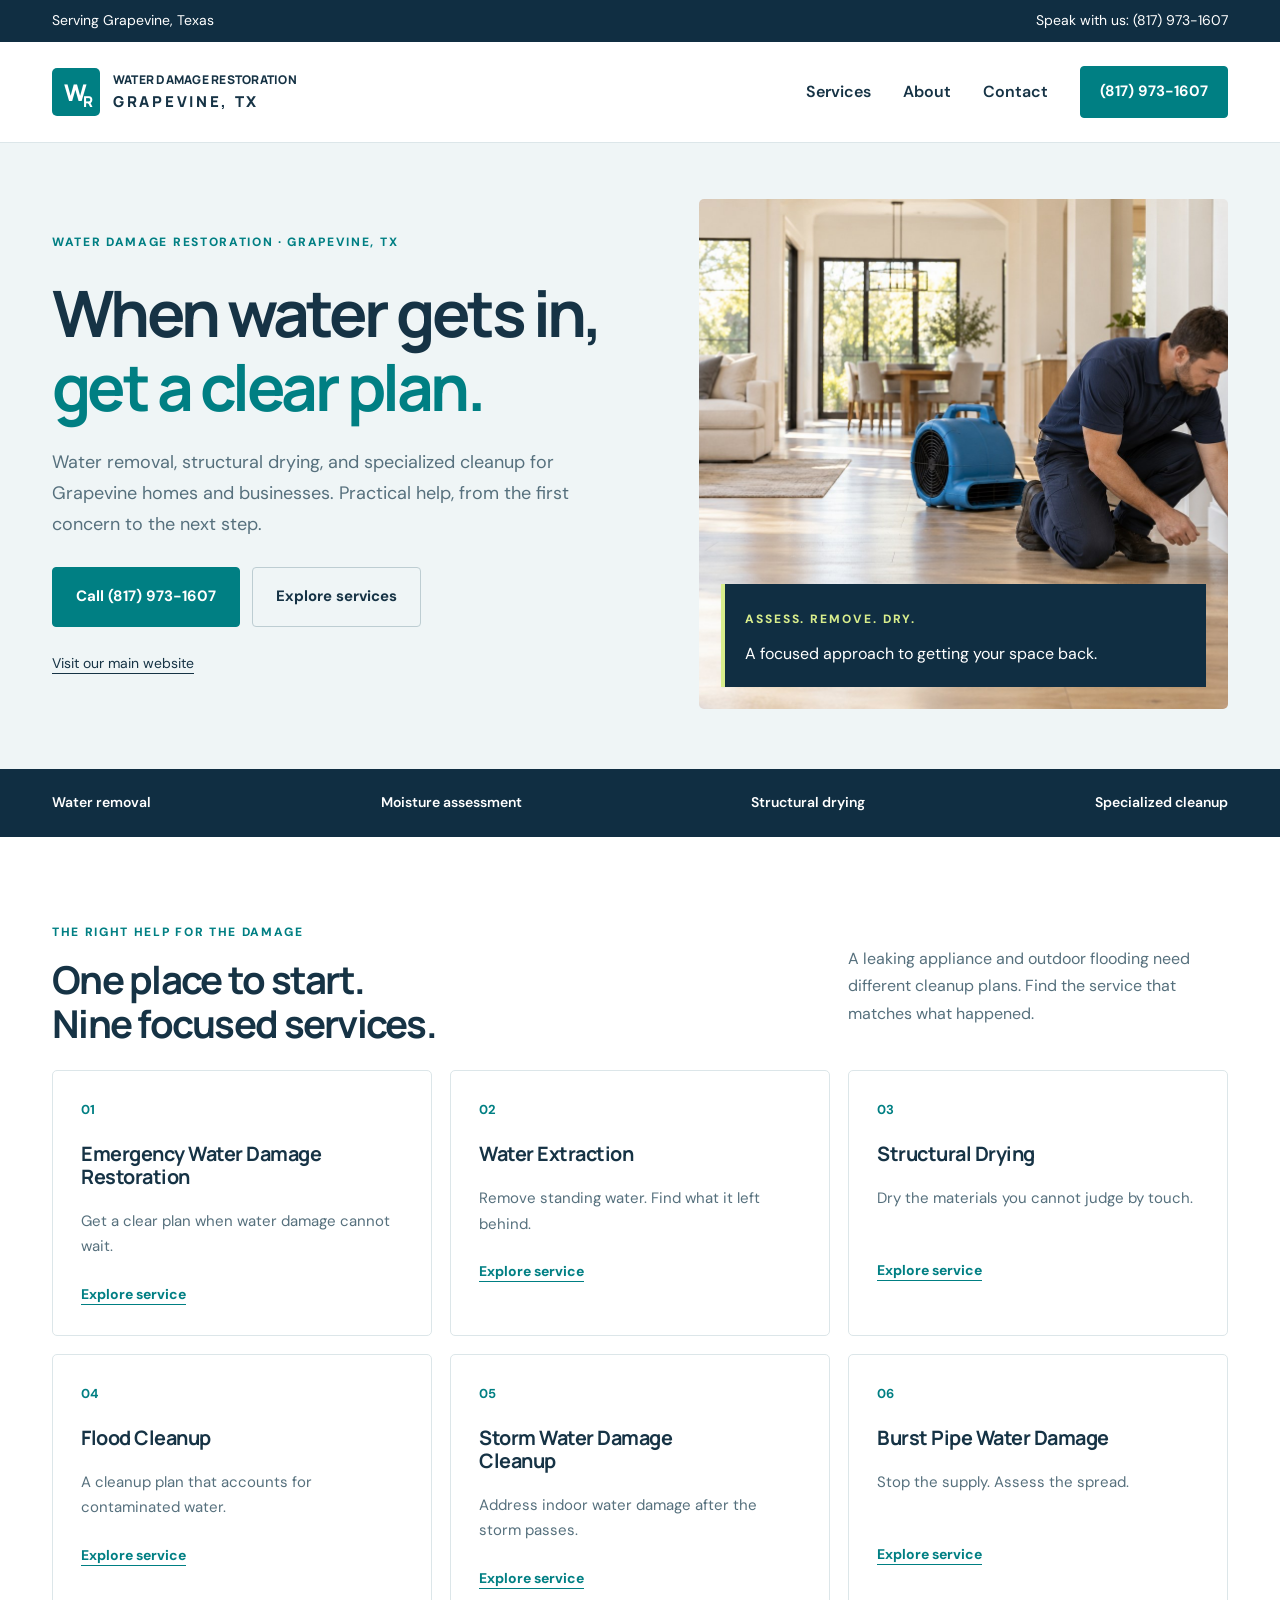
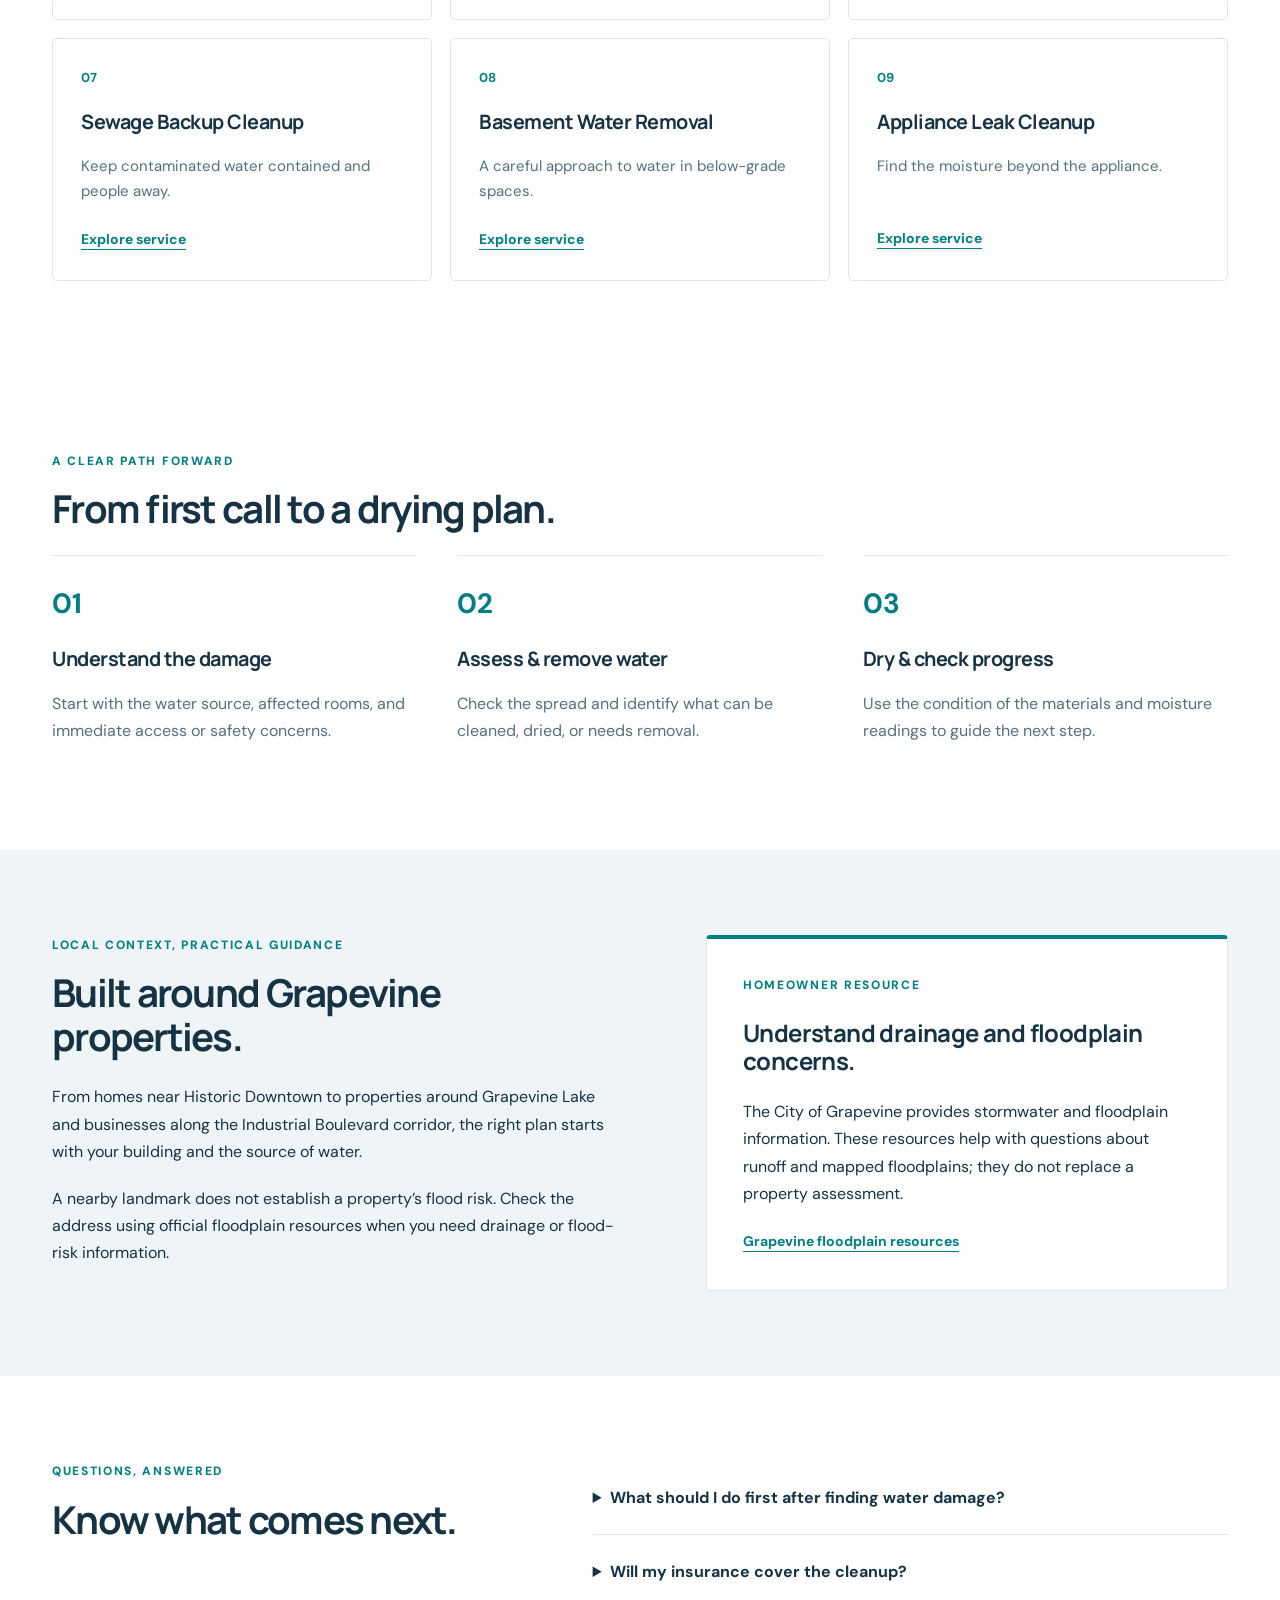
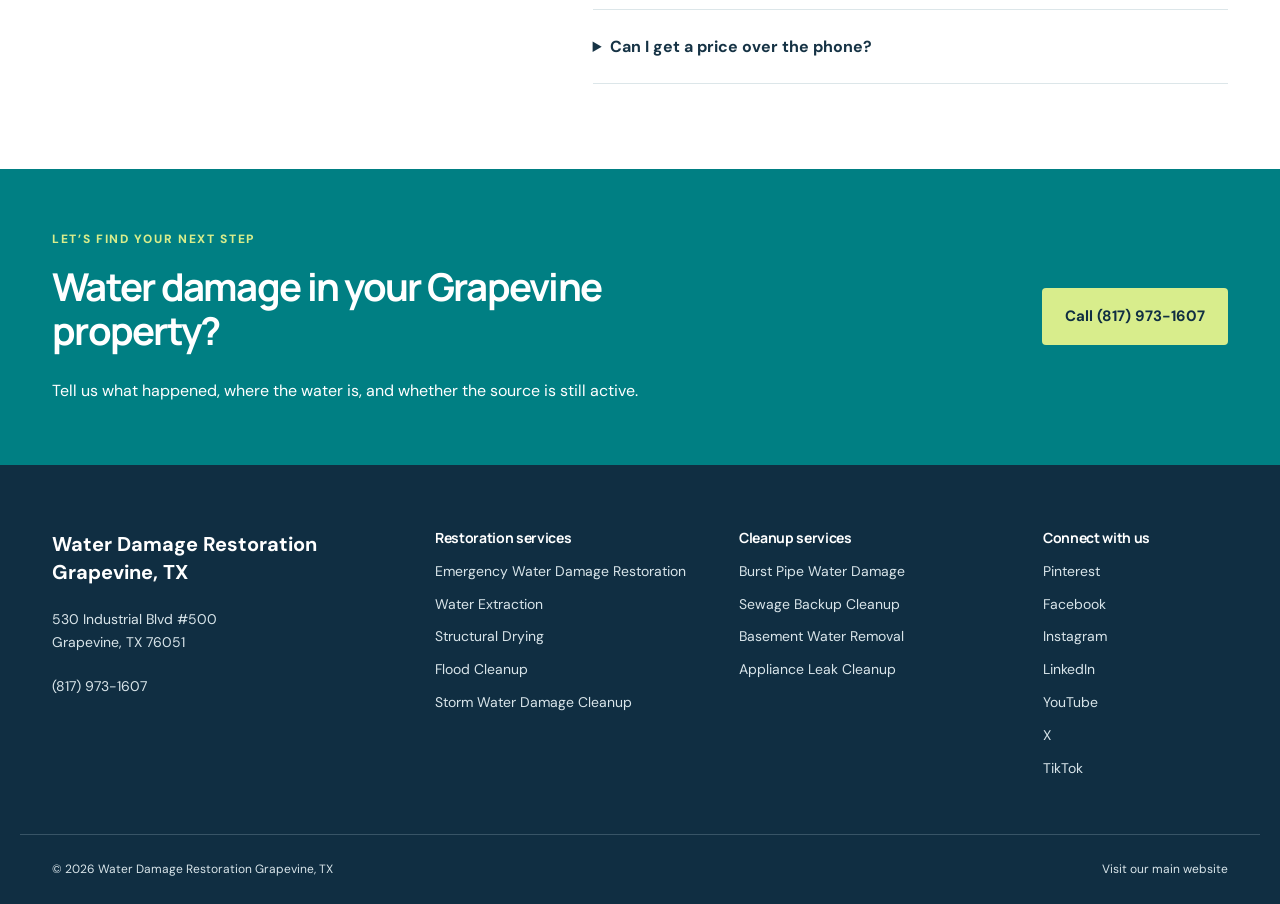
<file: index.html>
<!doctype html><html lang="en"><head><meta charset="utf-8"><meta name="viewport" content="width=device-width,initial-scale=1"><title>Water Damage Restoration Grapevine, TX | Cleanup &amp; Drying</title><meta name="description" content="Water extraction, structural drying, flood and leak cleanup in Grapevine, TX. Call (817) 973-1607 to discuss your property and next steps."><link rel="canonical" href="https://grapevine-water-restoration.safe-alder-9807.chatgpt.site/"><meta property="og:title" content="Water Damage Restoration Grapevine, TX | Cleanup &amp; Drying"><meta property="og:description" content="Water extraction, structural drying, flood and leak cleanup in Grapevine, TX. Call (817) 973-1607 to discuss your property and next steps."><meta property="og:url" content="https://grapevine-water-restoration.safe-alder-9807.chatgpt.site/"><meta property="og:type" content="website"><meta name="theme-color" content="#102e42"><link rel="icon" href="favicon.svg" type="image/svg+xml"><link rel="stylesheet" href="assets/style.css"><script type="application/ld+json">[{"@context": "https://schema.org", "@type": "LocalBusiness", "@id": "https://grapevine-water-restoration.safe-alder-9807.chatgpt.site/#business", "name": "Water Damage Restoration Grapevine, TX", "url": "https://grapevine-water-restoration.safe-alder-9807.chatgpt.site/", "telephone": "+18179731607", "address": {"@type": "PostalAddress", "streetAddress": "530 Industrial Blvd #500", "addressLocality": "Grapevine", "addressRegion": "TX", "postalCode": "76051", "addressCountry": "US"}, "areaServed": {"@type": "City", "name": "Grapevine, Texas"}, "sameAs": ["https://www.pinterest.com/waterrestorationgrapevine/", "https://www.facebook.com/waterrestorationgrapevine/", "https://www.instagram.com/waterrestorationgrapevine/", "https://www.linkedin.com/in/waterrestorationgrapevine/", "https://www.youtube.com/@waterrestorationgrapevine", "https://x.com/wdrgrapevine", "https://www.tiktok.com/@wdrgrapevine", "https://waterdamagerestorationgrapevine.com/"]}, {"@context": "https://schema.org", "@type": "BreadcrumbList", "itemListElement": [{"@type": "ListItem", "position": 1, "name": "Home", "item": "https://grapevine-water-restoration.safe-alder-9807.chatgpt.site/"}]}]</script><script src="assets/site.js" defer></script></head><body><a class="skip" href="#main">Skip to content</a><div class="topbar"><div class="wrap">Serving Grapevine, Texas <a href="tel:+18179731607">Speak with us: (817) 973-1607</a></div></div><header><div class="wrap nav"><a class="brand" href="index.html" aria-label="Water Damage Restoration Grapevine home"><span class="brand-mark">W<span>R</span></span><span>WATER DAMAGE RESTORATION<small>GRAPEVINE, TX</small></span></a><button class="menu-toggle" aria-expanded="false" aria-controls="navigation">Menu</button><nav id="navigation"><a href="services/index.html">Services</a><a href="about/index.html">About</a><a href="contact/index.html">Contact</a><a class="button small" href="tel:+18179731607">(817) 973-1607</a></nav></div></header><main id="main"><section class="hero"><div class="wrap hero-grid"><div class="hero-copy"><span class="eyebrow">WATER DAMAGE RESTORATION · GRAPEVINE, TX</span><h1>When water gets in,<br><em>get a clear plan.</em></h1><p>Water removal, structural drying, and specialized cleanup for Grapevine homes and businesses. Practical help, from the first concern to the next step.</p><div class="actions"><a class="button" href="tel:+18179731607">Call (817) 973-1607</a><a class="button outline" href="services/index.html">Explore services</a></div><a class="main-site" href="https://waterdamagerestorationgrapevine.com/">Visit our main website</a></div><div class="hero-image"><img src="assets/restoration.jpg" alt="Illustrative residential restoration scene with a technician checking moisture and drying equipment" fetchpriority="high"><div class="image-caption"><span>ASSESS. REMOVE. DRY.</span><p>A focused approach to getting your space back.</p></div></div></div></section><div class="service-strip"><div class="wrap"><span>Water removal</span><span>Moisture assessment</span><span>Structural drying</span><span>Specialized cleanup</span></div></div><section class="section wrap"><div class="section-heading horizontal"><div><span class="eyebrow">THE RIGHT HELP FOR THE DAMAGE</span><h2>One place to start.<br>Nine focused services.</h2></div><p>A leaking appliance and outdoor flooding need different cleanup plans. Find the service that matches what happened.</p></div><div class="service-grid"><a class="service-card" href="services/emergency-water-damage-restoration/index.html"><span class="card-num">01</span><h3>Emergency Water Damage Restoration</h3><p>Get a clear plan when water damage cannot wait.</p><span class="text-link">Explore service</span></a><a class="service-card" href="services/water-extraction/index.html"><span class="card-num">02</span><h3>Water Extraction</h3><p>Remove standing water. Find what it left behind.</p><span class="text-link">Explore service</span></a><a class="service-card" href="services/structural-drying/index.html"><span class="card-num">03</span><h3>Structural Drying</h3><p>Dry the materials you cannot judge by touch.</p><span class="text-link">Explore service</span></a><a class="service-card" href="services/flood-cleanup/index.html"><span class="card-num">04</span><h3>Flood Cleanup</h3><p>A cleanup plan that accounts for contaminated water.</p><span class="text-link">Explore service</span></a><a class="service-card" href="services/storm-water-damage-cleanup/index.html"><span class="card-num">05</span><h3>Storm Water Damage Cleanup</h3><p>Address indoor water damage after the storm passes.</p><span class="text-link">Explore service</span></a><a class="service-card" href="services/burst-pipe-water-damage/index.html"><span class="card-num">06</span><h3>Burst Pipe Water Damage</h3><p>Stop the supply. Assess the spread.</p><span class="text-link">Explore service</span></a><a class="service-card" href="services/sewage-backup-cleanup/index.html"><span class="card-num">07</span><h3>Sewage Backup Cleanup</h3><p>Keep contaminated water contained and people away.</p><span class="text-link">Explore service</span></a><a class="service-card" href="services/basement-water-removal/index.html"><span class="card-num">08</span><h3>Basement Water Removal</h3><p>A careful approach to water in below-grade spaces.</p><span class="text-link">Explore service</span></a><a class="service-card" href="services/appliance-leak-cleanup/index.html"><span class="card-num">09</span><h3>Appliance Leak Cleanup</h3><p>Find the moisture beyond the appliance.</p><span class="text-link">Explore service</span></a></div></section><section class="section wrap"><div class="section-heading"><span class="eyebrow">A CLEAR PATH FORWARD</span><h2>From first call to a drying plan.</h2></div><div class="process"><article><span class="step">01</span><h3>Understand the damage</h3><p>Start with the water source, affected rooms, and immediate access or safety concerns.</p></article><article><span class="step">02</span><h3>Assess & remove water</h3><p>Check the spread and identify what can be cleaned, dried, or needs removal.</p></article><article><span class="step">03</span><h3>Dry & check progress</h3><p>Use the condition of the materials and moisture readings to guide the next step.</p></article></div></section><section class="section local-section"><div class="wrap split"><div><span class="eyebrow">LOCAL CONTEXT, PRACTICAL GUIDANCE</span><h2>Built around Grapevine properties.</h2><p>From homes near Historic Downtown to properties around Grapevine Lake and businesses along the Industrial Boulevard corridor, the right plan starts with your building and the source of water.</p><p>A nearby landmark does not establish a property’s flood risk. Check the address using official floodplain resources when you need drainage or flood-risk information.</p></div><div class="resource"><span class="eyebrow">HOMEOWNER RESOURCE</span><h3>Understand drainage and floodplain concerns.</h3><p>The City of Grapevine provides stormwater and floodplain information. These resources help with questions about runoff and mapped floodplains; they do not replace a property assessment.</p><a class="text-link" href="https://grapevinetexas.gov/679/Floodplain-Administration" target="_blank" rel="noopener">Grapevine floodplain resources</a></div></div></section><section class="section wrap faq"><div><span class="eyebrow">QUESTIONS, ANSWERED</span><h2>Know what comes next.</h2></div><div><details><summary>What should I do first after finding water damage?</summary><p>If it is safe, stop the water source and avoid the wet area if electricity or contamination may be involved. Take photos from a safe location and call with the affected rooms and source.</p></details><details><summary>Will my insurance cover the cleanup?</summary><p>Coverage depends on your policy and the cause of damage. Contact your insurer, keep photos and receipts, and ask what documentation is required. We do not guarantee coverage.</p></details><details><summary>Can I get a price over the phone?</summary><p>The source, affected materials, contamination, and extent of moisture influence the scope. Call to discuss the damage and the next step toward an assessment.</p></details></div></section><section class="cta"><div class="wrap"><div><span class="eyebrow">LET’S FIND YOUR NEXT STEP</span><h2>Water damage in your Grapevine property?</h2><p>Tell us what happened, where the water is, and whether the source is still active.</p></div><a class="button" href="tel:+18179731607">Call (817) 973-1607</a></div></section></main><footer><div class="wrap footer-grid"><div><a class="footer-brand" href="index.html">Water Damage Restoration<br>Grapevine, TX</a><p>530 Industrial Blvd #500<br>Grapevine, TX 76051</p><a href="tel:+18179731607">(817) 973-1607</a></div><div><h3>Restoration services</h3><a href="services/emergency-water-damage-restoration/index.html">Emergency Water Damage Restoration</a><a href="services/water-extraction/index.html">Water Extraction</a><a href="services/structural-drying/index.html">Structural Drying</a><a href="services/flood-cleanup/index.html">Flood Cleanup</a><a href="services/storm-water-damage-cleanup/index.html">Storm Water Damage Cleanup</a></div><div><h3>Cleanup services</h3><a href="services/burst-pipe-water-damage/index.html">Burst Pipe Water Damage</a><a href="services/sewage-backup-cleanup/index.html">Sewage Backup Cleanup</a><a href="services/basement-water-removal/index.html">Basement Water Removal</a><a href="services/appliance-leak-cleanup/index.html">Appliance Leak Cleanup</a></div><div><h3>Connect with us</h3><a href="https://www.pinterest.com/waterrestorationgrapevine/" target="_blank" rel="noopener noreferrer">Pinterest</a><a href="https://www.facebook.com/waterrestorationgrapevine/" target="_blank" rel="noopener noreferrer">Facebook</a><a href="https://www.instagram.com/waterrestorationgrapevine/" target="_blank" rel="noopener noreferrer">Instagram</a><a href="https://www.linkedin.com/in/waterrestorationgrapevine/" target="_blank" rel="noopener noreferrer">LinkedIn</a><a href="https://www.youtube.com/@waterrestorationgrapevine" target="_blank" rel="noopener noreferrer">YouTube</a><a href="https://x.com/wdrgrapevine" target="_blank" rel="noopener noreferrer">X</a><a href="https://www.tiktok.com/@wdrgrapevine" target="_blank" rel="noopener noreferrer">TikTok</a></div></div><div class="wrap footer-bottom"><span>© 2026 Water Damage Restoration Grapevine, TX</span><a href="https://waterdamagerestorationgrapevine.com/">Visit our main website</a></div></footer><a class="mobile-call" href="tel:+18179731607">Call (817) 973-1607</a></body></html>
</file>
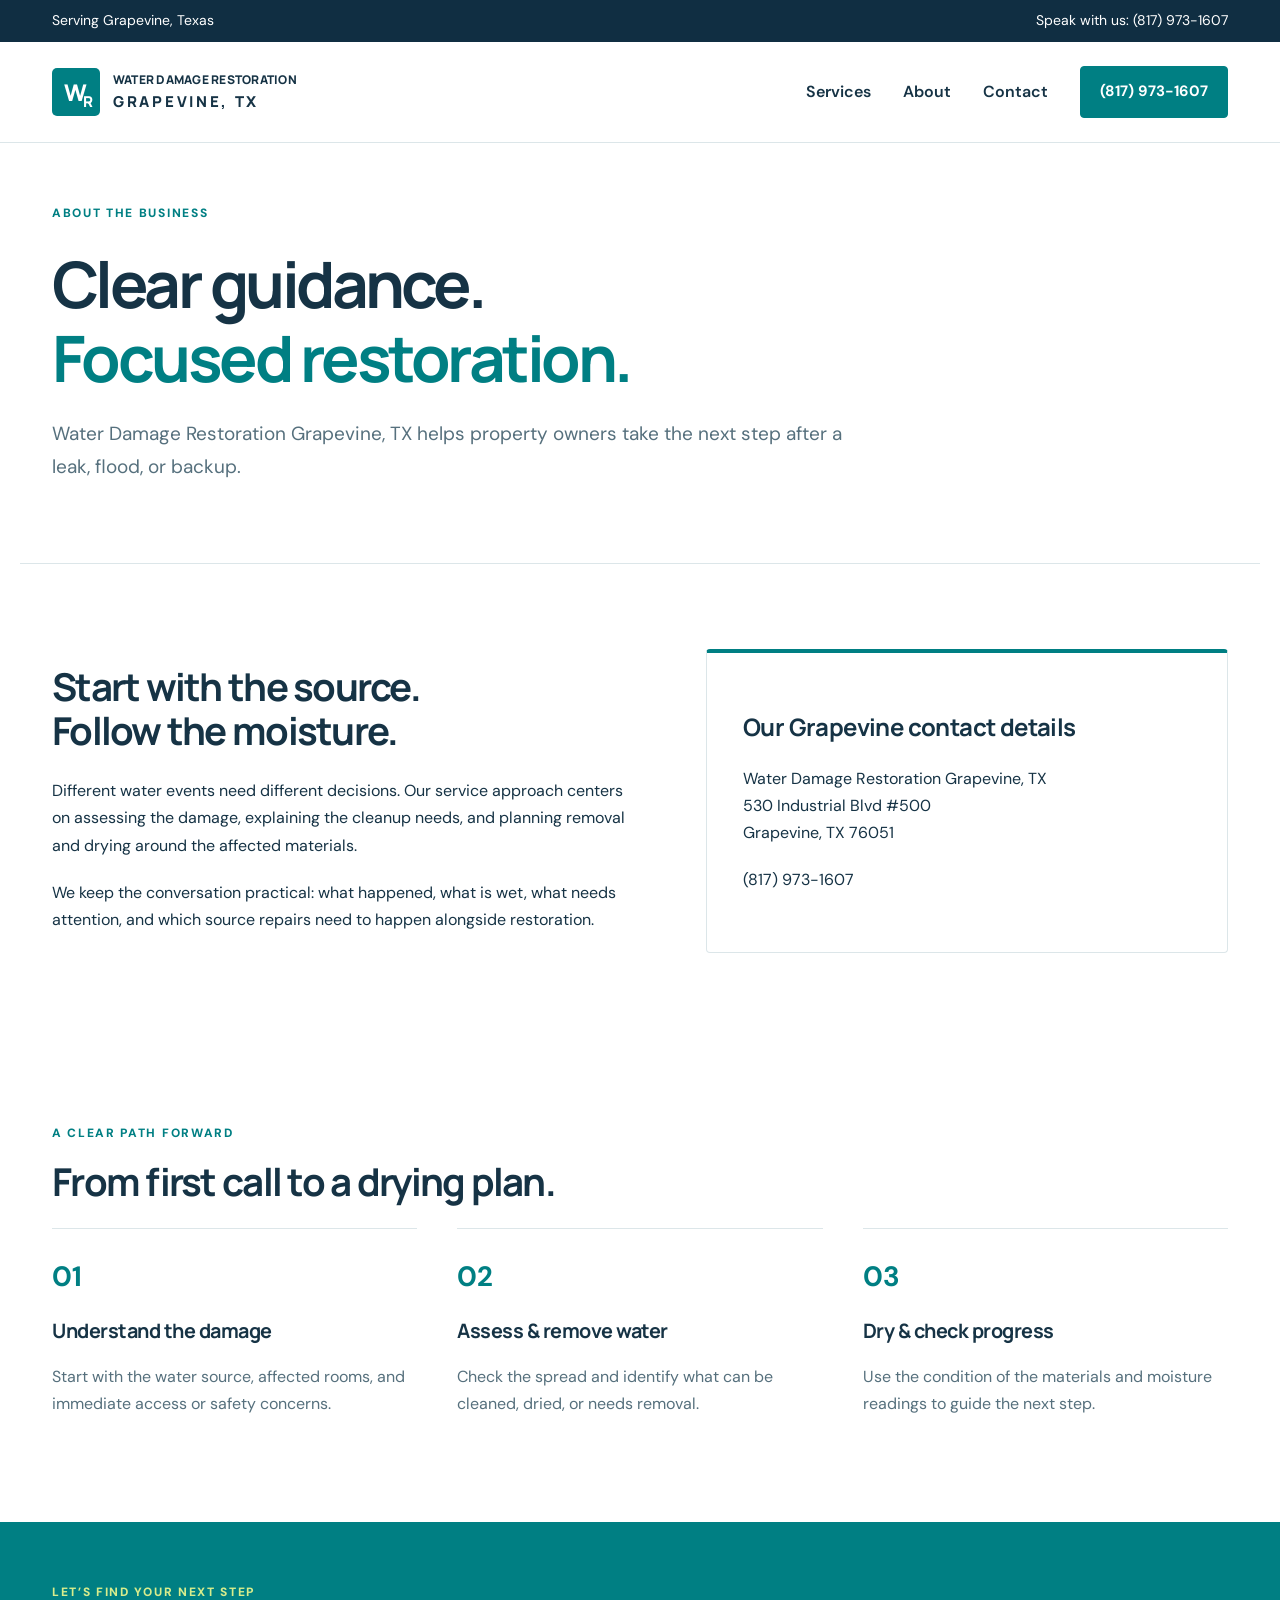
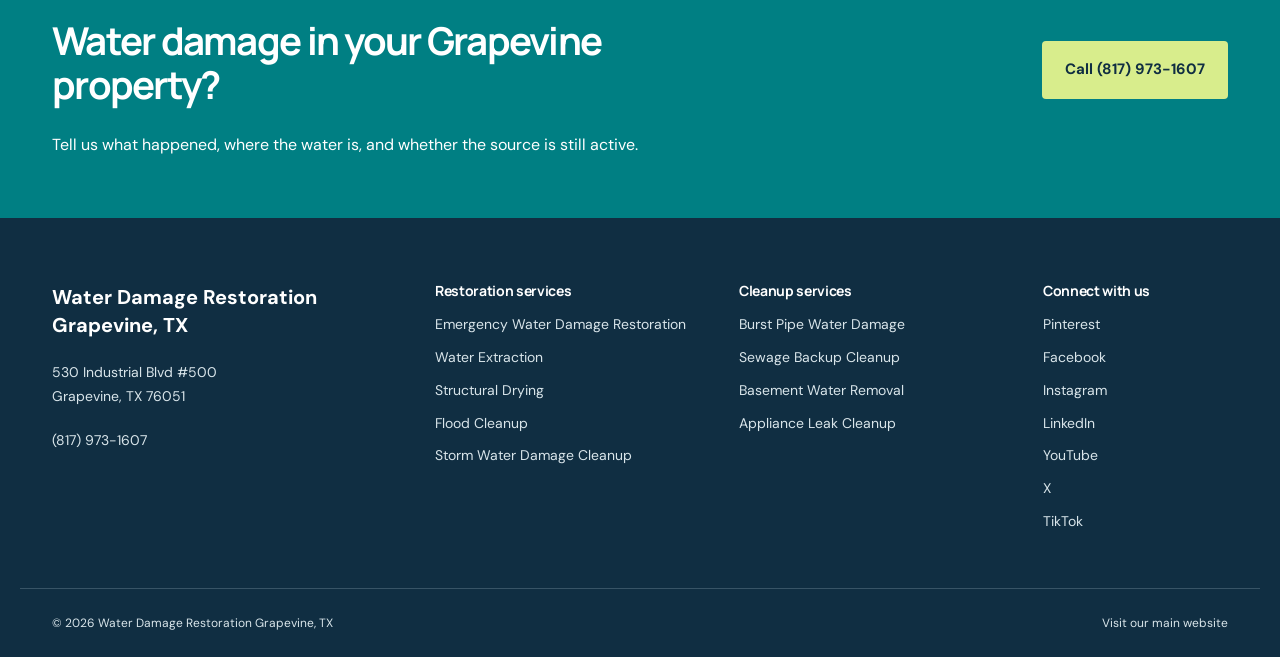
<file: about/index.html>
<!doctype html><html lang="en"><head><meta charset="utf-8"><meta name="viewport" content="width=device-width,initial-scale=1"><title>About Water Damage Restoration Grapevine, TX</title><meta name="description" content="Learn about our practical approach to water damage cleanup and drying in Grapevine, Texas. Contact (817) 973-1607."><link rel="canonical" href="https://grapevine-water-restoration.safe-alder-9807.chatgpt.site/about/"><meta property="og:title" content="About Water Damage Restoration Grapevine, TX"><meta property="og:description" content="Learn about our practical approach to water damage cleanup and drying in Grapevine, Texas. Contact (817) 973-1607."><meta property="og:url" content="https://grapevine-water-restoration.safe-alder-9807.chatgpt.site/about/"><meta property="og:type" content="website"><meta name="theme-color" content="#102e42"><link rel="icon" href="../favicon.svg" type="image/svg+xml"><link rel="stylesheet" href="../assets/style.css"><script type="application/ld+json">[{"@context": "https://schema.org", "@type": "LocalBusiness", "@id": "https://grapevine-water-restoration.safe-alder-9807.chatgpt.site/#business", "name": "Water Damage Restoration Grapevine, TX", "url": "https://grapevine-water-restoration.safe-alder-9807.chatgpt.site/", "telephone": "+18179731607", "address": {"@type": "PostalAddress", "streetAddress": "530 Industrial Blvd #500", "addressLocality": "Grapevine", "addressRegion": "TX", "postalCode": "76051", "addressCountry": "US"}, "areaServed": {"@type": "City", "name": "Grapevine, Texas"}, "sameAs": ["https://www.pinterest.com/waterrestorationgrapevine/", "https://www.facebook.com/waterrestorationgrapevine/", "https://www.instagram.com/waterrestorationgrapevine/", "https://www.linkedin.com/in/waterrestorationgrapevine/", "https://www.youtube.com/@waterrestorationgrapevine", "https://x.com/wdrgrapevine", "https://www.tiktok.com/@wdrgrapevine", "https://waterdamagerestorationgrapevine.com/"]}, {"@context": "https://schema.org", "@type": "BreadcrumbList", "itemListElement": [{"@type": "ListItem", "position": 1, "name": "Home", "item": "https://grapevine-water-restoration.safe-alder-9807.chatgpt.site/"}, {"@type": "ListItem", "position": 2, "name": "About Water Damage Restoration Grapevine, TX", "item": "https://grapevine-water-restoration.safe-alder-9807.chatgpt.site/about/"}]}]</script><script src="../assets/site.js" defer></script></head><body><a class="skip" href="#main">Skip to content</a><div class="topbar"><div class="wrap">Serving Grapevine, Texas <a href="tel:+18179731607">Speak with us: (817) 973-1607</a></div></div><header><div class="wrap nav"><a class="brand" href="../index.html" aria-label="Water Damage Restoration Grapevine home"><span class="brand-mark">W<span>R</span></span><span>WATER DAMAGE RESTORATION<small>GRAPEVINE, TX</small></span></a><button class="menu-toggle" aria-expanded="false" aria-controls="navigation">Menu</button><nav id="navigation"><a href="../services/index.html">Services</a><a href="index.html">About</a><a href="../contact/index.html">Contact</a><a class="button small" href="tel:+18179731607">(817) 973-1607</a></nav></div></header><main id="main"><section class="page-hero wrap"><span class="eyebrow">ABOUT THE BUSINESS</span><h1>Clear guidance.<br><em>Focused restoration.</em></h1><p>Water Damage Restoration Grapevine, TX helps property owners take the next step after a leak, flood, or backup.</p></section><section class="section wrap split"><div><h2>Start with the source.<br>Follow the moisture.</h2><p>Different water events need different decisions. Our service approach centers on assessing the damage, explaining the cleanup needs, and planning removal and drying around the affected materials.</p><p>We keep the conversation practical: what happened, what is wet, what needs attention, and which source repairs need to happen alongside restoration.</p></div><aside class="resource"><h3>Our Grapevine contact details</h3><p>Water Damage Restoration Grapevine, TX<br>530 Industrial Blvd #500<br>Grapevine, TX 76051</p><a href="tel:+18179731607">(817) 973-1607</a></aside></section><section class="section wrap"><div class="section-heading"><span class="eyebrow">A CLEAR PATH FORWARD</span><h2>From first call to a drying plan.</h2></div><div class="process"><article><span class="step">01</span><h3>Understand the damage</h3><p>Start with the water source, affected rooms, and immediate access or safety concerns.</p></article><article><span class="step">02</span><h3>Assess & remove water</h3><p>Check the spread and identify what can be cleaned, dried, or needs removal.</p></article><article><span class="step">03</span><h3>Dry & check progress</h3><p>Use the condition of the materials and moisture readings to guide the next step.</p></article></div></section><section class="cta"><div class="wrap"><div><span class="eyebrow">LET’S FIND YOUR NEXT STEP</span><h2>Water damage in your Grapevine property?</h2><p>Tell us what happened, where the water is, and whether the source is still active.</p></div><a class="button" href="tel:+18179731607">Call (817) 973-1607</a></div></section></main><footer><div class="wrap footer-grid"><div><a class="footer-brand" href="../index.html">Water Damage Restoration<br>Grapevine, TX</a><p>530 Industrial Blvd #500<br>Grapevine, TX 76051</p><a href="tel:+18179731607">(817) 973-1607</a></div><div><h3>Restoration services</h3><a href="../services/emergency-water-damage-restoration/index.html">Emergency Water Damage Restoration</a><a href="../services/water-extraction/index.html">Water Extraction</a><a href="../services/structural-drying/index.html">Structural Drying</a><a href="../services/flood-cleanup/index.html">Flood Cleanup</a><a href="../services/storm-water-damage-cleanup/index.html">Storm Water Damage Cleanup</a></div><div><h3>Cleanup services</h3><a href="../services/burst-pipe-water-damage/index.html">Burst Pipe Water Damage</a><a href="../services/sewage-backup-cleanup/index.html">Sewage Backup Cleanup</a><a href="../services/basement-water-removal/index.html">Basement Water Removal</a><a href="../services/appliance-leak-cleanup/index.html">Appliance Leak Cleanup</a></div><div><h3>Connect with us</h3><a href="https://www.pinterest.com/waterrestorationgrapevine/" target="_blank" rel="noopener noreferrer">Pinterest</a><a href="https://www.facebook.com/waterrestorationgrapevine/" target="_blank" rel="noopener noreferrer">Facebook</a><a href="https://www.instagram.com/waterrestorationgrapevine/" target="_blank" rel="noopener noreferrer">Instagram</a><a href="https://www.linkedin.com/in/waterrestorationgrapevine/" target="_blank" rel="noopener noreferrer">LinkedIn</a><a href="https://www.youtube.com/@waterrestorationgrapevine" target="_blank" rel="noopener noreferrer">YouTube</a><a href="https://x.com/wdrgrapevine" target="_blank" rel="noopener noreferrer">X</a><a href="https://www.tiktok.com/@wdrgrapevine" target="_blank" rel="noopener noreferrer">TikTok</a></div></div><div class="wrap footer-bottom"><span>© 2026 Water Damage Restoration Grapevine, TX</span><a href="https://waterdamagerestorationgrapevine.com/">Visit our main website</a></div></footer><a class="mobile-call" href="tel:+18179731607">Call (817) 973-1607</a></body></html>
</file>
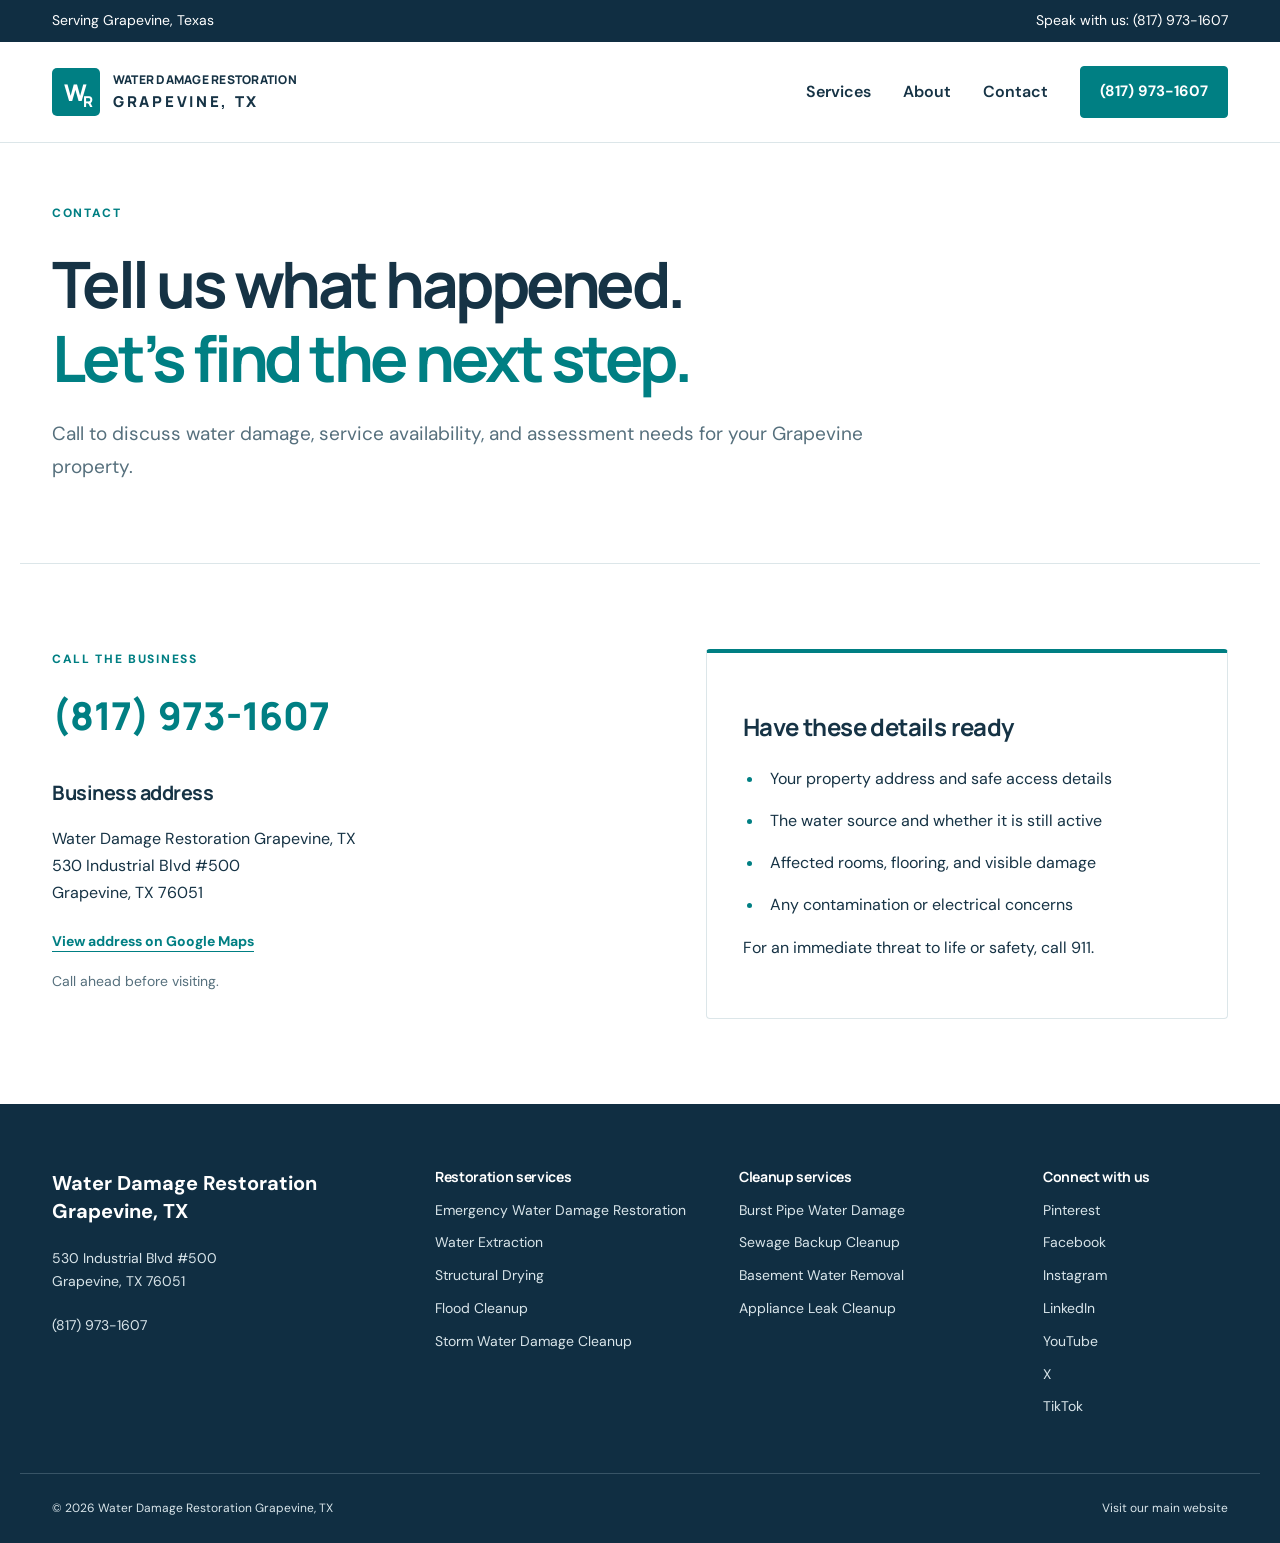
<file: contact/index.html>
<!doctype html><html lang="en"><head><meta charset="utf-8"><meta name="viewport" content="width=device-width,initial-scale=1"><title>Contact Water Damage Restoration Grapevine, TX</title><meta name="description" content="Call (817) 973-1607 for water damage restoration in Grapevine. Business address: 530 Industrial Blvd #500, Grapevine, TX 76051."><link rel="canonical" href="https://grapevine-water-restoration.safe-alder-9807.chatgpt.site/contact/"><meta property="og:title" content="Contact Water Damage Restoration Grapevine, TX"><meta property="og:description" content="Call (817) 973-1607 for water damage restoration in Grapevine. Business address: 530 Industrial Blvd #500, Grapevine, TX 76051."><meta property="og:url" content="https://grapevine-water-restoration.safe-alder-9807.chatgpt.site/contact/"><meta property="og:type" content="website"><meta name="theme-color" content="#102e42"><link rel="icon" href="../favicon.svg" type="image/svg+xml"><link rel="stylesheet" href="../assets/style.css"><script type="application/ld+json">[{"@context": "https://schema.org", "@type": "LocalBusiness", "@id": "https://grapevine-water-restoration.safe-alder-9807.chatgpt.site/#business", "name": "Water Damage Restoration Grapevine, TX", "url": "https://grapevine-water-restoration.safe-alder-9807.chatgpt.site/", "telephone": "+18179731607", "address": {"@type": "PostalAddress", "streetAddress": "530 Industrial Blvd #500", "addressLocality": "Grapevine", "addressRegion": "TX", "postalCode": "76051", "addressCountry": "US"}, "areaServed": {"@type": "City", "name": "Grapevine, Texas"}, "sameAs": ["https://www.pinterest.com/waterrestorationgrapevine/", "https://www.facebook.com/waterrestorationgrapevine/", "https://www.instagram.com/waterrestorationgrapevine/", "https://www.linkedin.com/in/waterrestorationgrapevine/", "https://www.youtube.com/@waterrestorationgrapevine", "https://x.com/wdrgrapevine", "https://www.tiktok.com/@wdrgrapevine", "https://waterdamagerestorationgrapevine.com/"]}, {"@context": "https://schema.org", "@type": "BreadcrumbList", "itemListElement": [{"@type": "ListItem", "position": 1, "name": "Home", "item": "https://grapevine-water-restoration.safe-alder-9807.chatgpt.site/"}, {"@type": "ListItem", "position": 2, "name": "Contact Water Damage Restoration Grapevine, TX", "item": "https://grapevine-water-restoration.safe-alder-9807.chatgpt.site/contact/"}]}]</script><script src="../assets/site.js" defer></script></head><body><a class="skip" href="#main">Skip to content</a><div class="topbar"><div class="wrap">Serving Grapevine, Texas <a href="tel:+18179731607">Speak with us: (817) 973-1607</a></div></div><header><div class="wrap nav"><a class="brand" href="../index.html" aria-label="Water Damage Restoration Grapevine home"><span class="brand-mark">W<span>R</span></span><span>WATER DAMAGE RESTORATION<small>GRAPEVINE, TX</small></span></a><button class="menu-toggle" aria-expanded="false" aria-controls="navigation">Menu</button><nav id="navigation"><a href="../services/index.html">Services</a><a href="../about/index.html">About</a><a href="index.html">Contact</a><a class="button small" href="tel:+18179731607">(817) 973-1607</a></nav></div></header><main id="main"><section class="page-hero wrap"><span class="eyebrow">CONTACT</span><h1>Tell us what happened.<br><em>Let’s find the next step.</em></h1><p>Call to discuss water damage, service availability, and assessment needs for your Grapevine property.</p></section><section class="section wrap split"><div class="contact-card"><span class="eyebrow">CALL THE BUSINESS</span><a class="phone-big" href="tel:+18179731607">(817) 973-1607</a><h3>Business address</h3><p>Water Damage Restoration Grapevine, TX<br>530 Industrial Blvd #500<br>Grapevine, TX 76051</p><a class="text-link" href="https://www.google.com/maps/search/?api=1&query=530+Industrial+Blvd+%23500+Grapevine+TX+76051" target="_blank" rel="noopener">View address on Google Maps</a><p class="muted">Call ahead before visiting.</p></div><aside class="resource"><h3>Have these details ready</h3><ul class="check-list"><li>Your property address and safe access details</li><li>The water source and whether it is still active</li><li>Affected rooms, flooring, and visible damage</li><li>Any contamination or electrical concerns</li></ul><p>For an immediate threat to life or safety, call 911.</p></aside></section></main><footer><div class="wrap footer-grid"><div><a class="footer-brand" href="../index.html">Water Damage Restoration<br>Grapevine, TX</a><p>530 Industrial Blvd #500<br>Grapevine, TX 76051</p><a href="tel:+18179731607">(817) 973-1607</a></div><div><h3>Restoration services</h3><a href="../services/emergency-water-damage-restoration/index.html">Emergency Water Damage Restoration</a><a href="../services/water-extraction/index.html">Water Extraction</a><a href="../services/structural-drying/index.html">Structural Drying</a><a href="../services/flood-cleanup/index.html">Flood Cleanup</a><a href="../services/storm-water-damage-cleanup/index.html">Storm Water Damage Cleanup</a></div><div><h3>Cleanup services</h3><a href="../services/burst-pipe-water-damage/index.html">Burst Pipe Water Damage</a><a href="../services/sewage-backup-cleanup/index.html">Sewage Backup Cleanup</a><a href="../services/basement-water-removal/index.html">Basement Water Removal</a><a href="../services/appliance-leak-cleanup/index.html">Appliance Leak Cleanup</a></div><div><h3>Connect with us</h3><a href="https://www.pinterest.com/waterrestorationgrapevine/" target="_blank" rel="noopener noreferrer">Pinterest</a><a href="https://www.facebook.com/waterrestorationgrapevine/" target="_blank" rel="noopener noreferrer">Facebook</a><a href="https://www.instagram.com/waterrestorationgrapevine/" target="_blank" rel="noopener noreferrer">Instagram</a><a href="https://www.linkedin.com/in/waterrestorationgrapevine/" target="_blank" rel="noopener noreferrer">LinkedIn</a><a href="https://www.youtube.com/@waterrestorationgrapevine" target="_blank" rel="noopener noreferrer">YouTube</a><a href="https://x.com/wdrgrapevine" target="_blank" rel="noopener noreferrer">X</a><a href="https://www.tiktok.com/@wdrgrapevine" target="_blank" rel="noopener noreferrer">TikTok</a></div></div><div class="wrap footer-bottom"><span>© 2026 Water Damage Restoration Grapevine, TX</span><a href="https://waterdamagerestorationgrapevine.com/">Visit our main website</a></div></footer><a class="mobile-call" href="tel:+18179731607">Call (817) 973-1607</a></body></html>
</file>
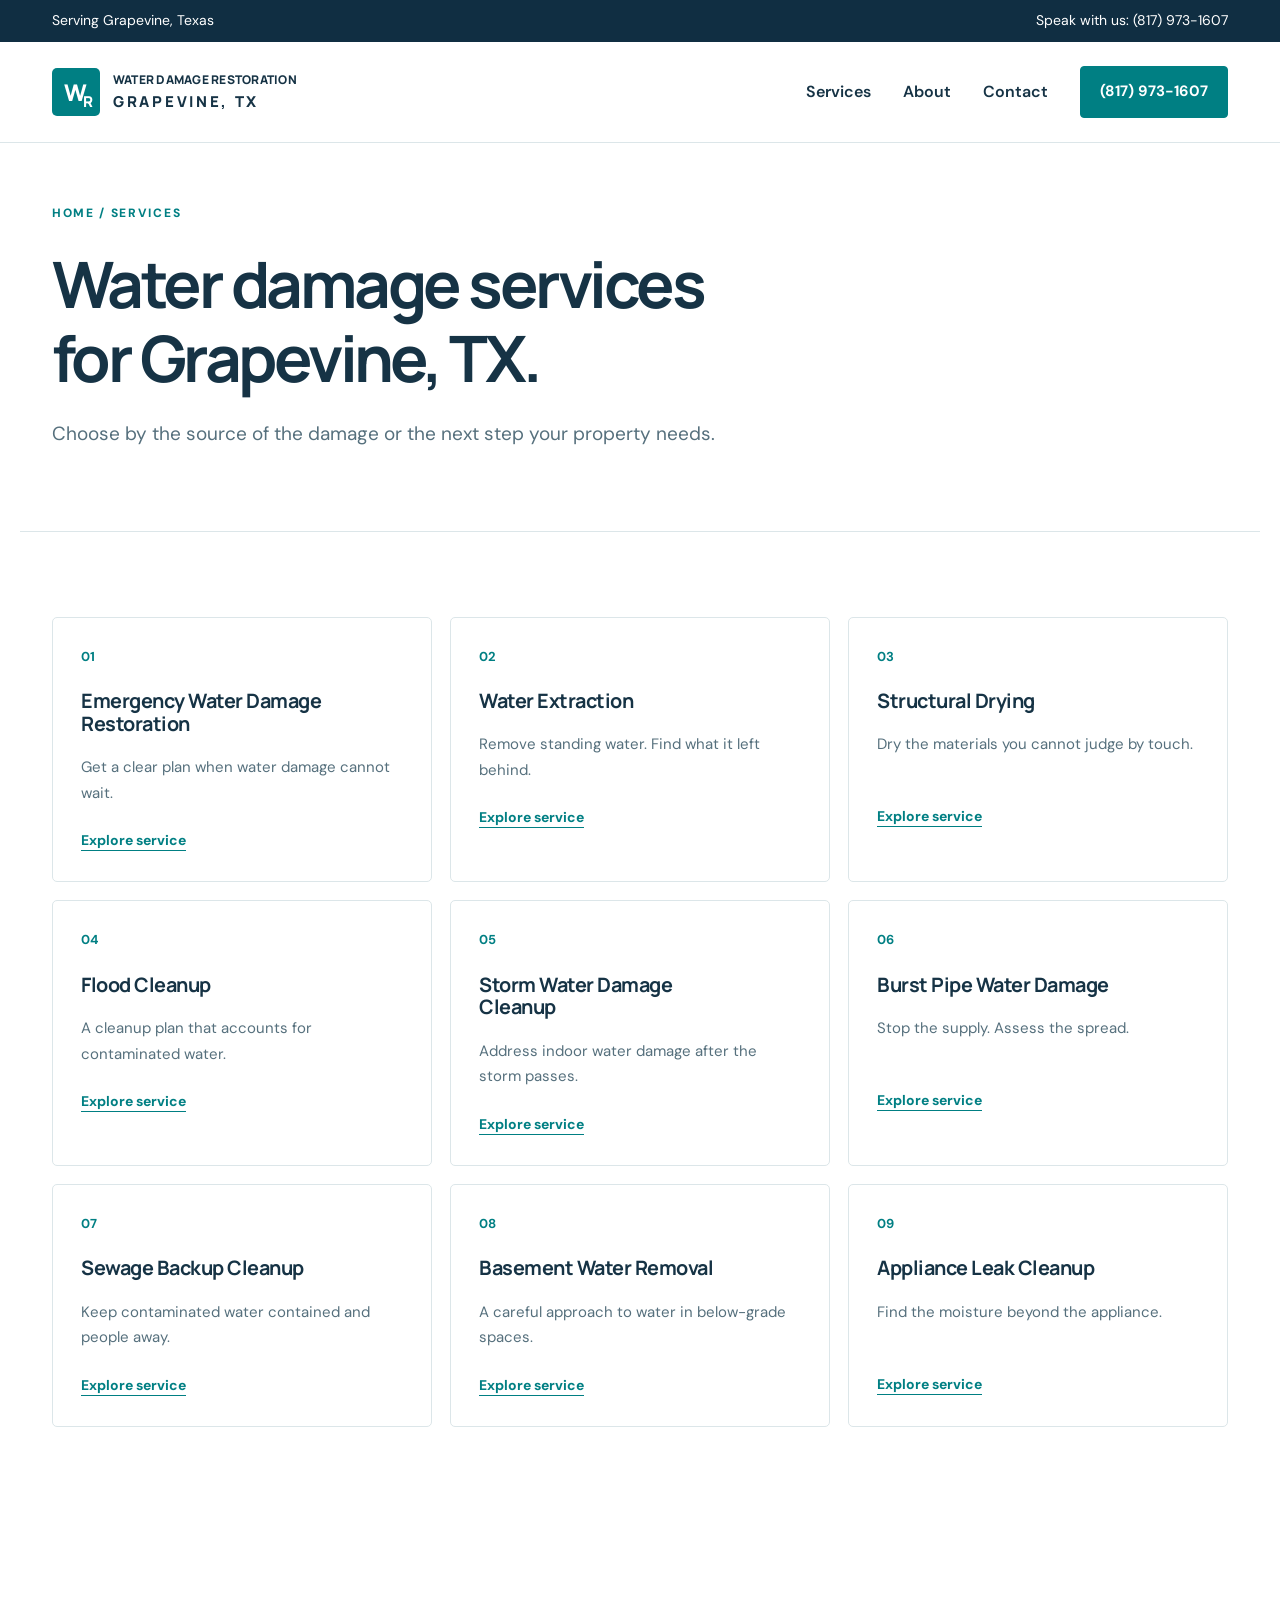
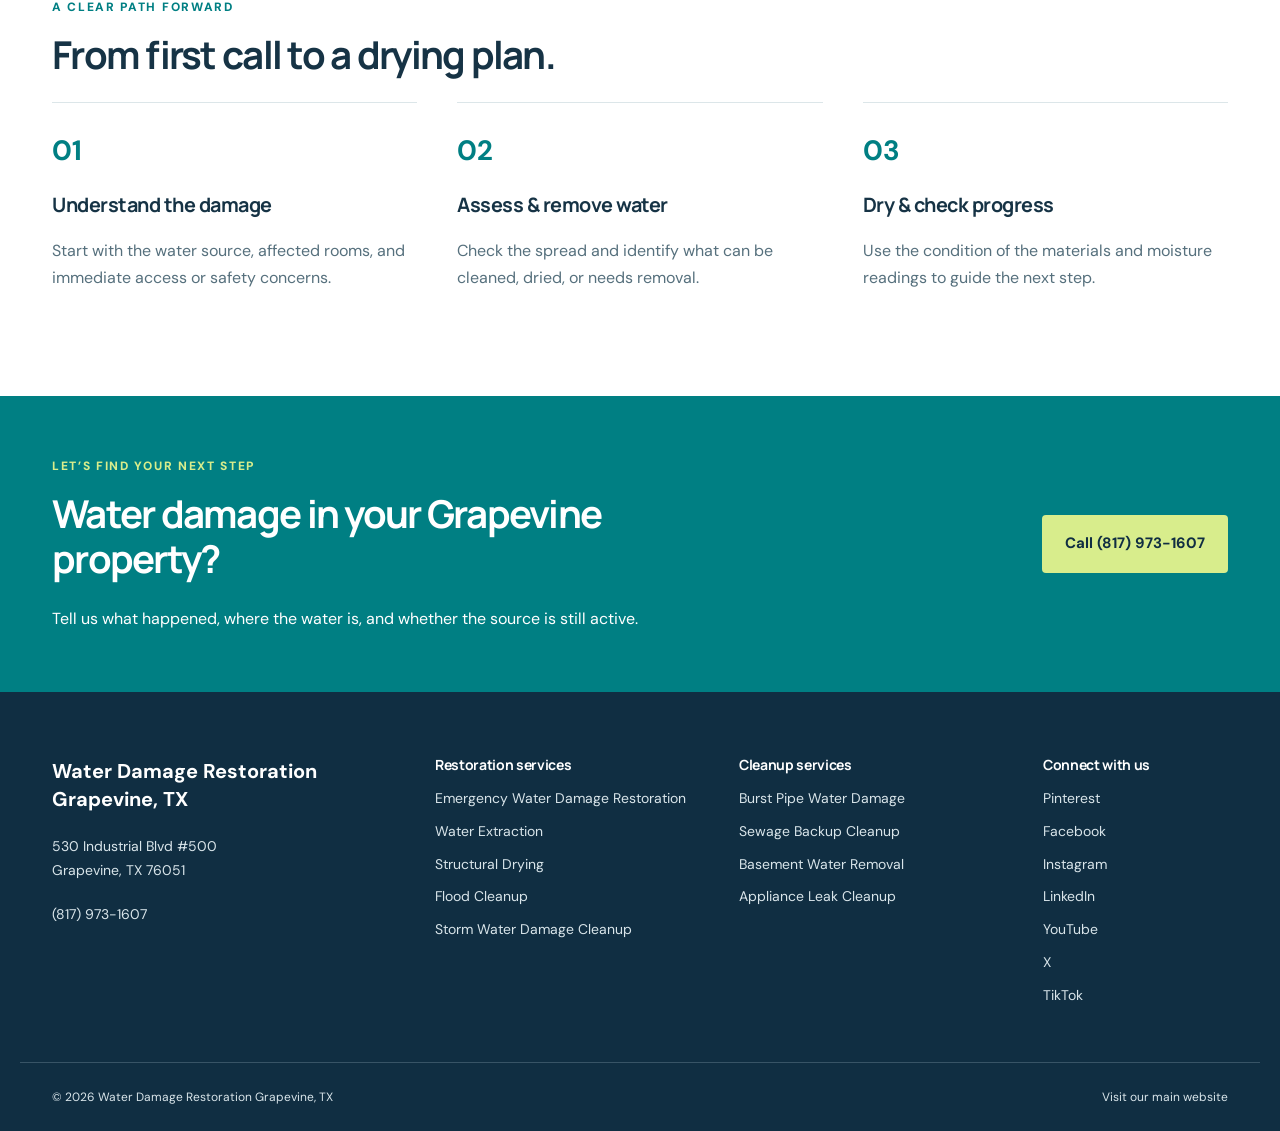
<file: services/index.html>
<!doctype html><html lang="en"><head><meta charset="utf-8"><meta name="viewport" content="width=device-width,initial-scale=1"><title>Water Damage Restoration Services in Grapevine, TX</title><meta name="description" content="Explore nine water damage cleanup and drying services for Grapevine homes and businesses. Call (817) 973-1607."><link rel="canonical" href="https://grapevine-water-restoration.safe-alder-9807.chatgpt.site/services/"><meta property="og:title" content="Water Damage Restoration Services in Grapevine, TX"><meta property="og:description" content="Explore nine water damage cleanup and drying services for Grapevine homes and businesses. Call (817) 973-1607."><meta property="og:url" content="https://grapevine-water-restoration.safe-alder-9807.chatgpt.site/services/"><meta property="og:type" content="website"><meta name="theme-color" content="#102e42"><link rel="icon" href="../favicon.svg" type="image/svg+xml"><link rel="stylesheet" href="../assets/style.css"><script type="application/ld+json">[{"@context": "https://schema.org", "@type": "LocalBusiness", "@id": "https://grapevine-water-restoration.safe-alder-9807.chatgpt.site/#business", "name": "Water Damage Restoration Grapevine, TX", "url": "https://grapevine-water-restoration.safe-alder-9807.chatgpt.site/", "telephone": "+18179731607", "address": {"@type": "PostalAddress", "streetAddress": "530 Industrial Blvd #500", "addressLocality": "Grapevine", "addressRegion": "TX", "postalCode": "76051", "addressCountry": "US"}, "areaServed": {"@type": "City", "name": "Grapevine, Texas"}, "sameAs": ["https://www.pinterest.com/waterrestorationgrapevine/", "https://www.facebook.com/waterrestorationgrapevine/", "https://www.instagram.com/waterrestorationgrapevine/", "https://www.linkedin.com/in/waterrestorationgrapevine/", "https://www.youtube.com/@waterrestorationgrapevine", "https://x.com/wdrgrapevine", "https://www.tiktok.com/@wdrgrapevine", "https://waterdamagerestorationgrapevine.com/"]}, {"@context": "https://schema.org", "@type": "BreadcrumbList", "itemListElement": [{"@type": "ListItem", "position": 1, "name": "Home", "item": "https://grapevine-water-restoration.safe-alder-9807.chatgpt.site/"}, {"@type": "ListItem", "position": 2, "name": "Water Damage Restoration Services", "item": "https://grapevine-water-restoration.safe-alder-9807.chatgpt.site/services/"}]}]</script><script src="../assets/site.js" defer></script></head><body><a class="skip" href="#main">Skip to content</a><div class="topbar"><div class="wrap">Serving Grapevine, Texas <a href="tel:+18179731607">Speak with us: (817) 973-1607</a></div></div><header><div class="wrap nav"><a class="brand" href="../index.html" aria-label="Water Damage Restoration Grapevine home"><span class="brand-mark">W<span>R</span></span><span>WATER DAMAGE RESTORATION<small>GRAPEVINE, TX</small></span></a><button class="menu-toggle" aria-expanded="false" aria-controls="navigation">Menu</button><nav id="navigation"><a href="index.html">Services</a><a href="../about/index.html">About</a><a href="../contact/index.html">Contact</a><a class="button small" href="tel:+18179731607">(817) 973-1607</a></nav></div></header><main id="main"><section class="page-hero wrap"><span class="eyebrow">HOME / SERVICES</span><h1>Water damage services<br>for Grapevine, TX.</h1><p>Choose by the source of the damage or the next step your property needs.</p></section><section class="wrap section service-grid"><a class="service-card" href="emergency-water-damage-restoration/index.html"><span class="card-num">01</span><h3>Emergency Water Damage Restoration</h3><p>Get a clear plan when water damage cannot wait.</p><span class="text-link">Explore service</span></a><a class="service-card" href="water-extraction/index.html"><span class="card-num">02</span><h3>Water Extraction</h3><p>Remove standing water. Find what it left behind.</p><span class="text-link">Explore service</span></a><a class="service-card" href="structural-drying/index.html"><span class="card-num">03</span><h3>Structural Drying</h3><p>Dry the materials you cannot judge by touch.</p><span class="text-link">Explore service</span></a><a class="service-card" href="flood-cleanup/index.html"><span class="card-num">04</span><h3>Flood Cleanup</h3><p>A cleanup plan that accounts for contaminated water.</p><span class="text-link">Explore service</span></a><a class="service-card" href="storm-water-damage-cleanup/index.html"><span class="card-num">05</span><h3>Storm Water Damage Cleanup</h3><p>Address indoor water damage after the storm passes.</p><span class="text-link">Explore service</span></a><a class="service-card" href="burst-pipe-water-damage/index.html"><span class="card-num">06</span><h3>Burst Pipe Water Damage</h3><p>Stop the supply. Assess the spread.</p><span class="text-link">Explore service</span></a><a class="service-card" href="sewage-backup-cleanup/index.html"><span class="card-num">07</span><h3>Sewage Backup Cleanup</h3><p>Keep contaminated water contained and people away.</p><span class="text-link">Explore service</span></a><a class="service-card" href="basement-water-removal/index.html"><span class="card-num">08</span><h3>Basement Water Removal</h3><p>A careful approach to water in below-grade spaces.</p><span class="text-link">Explore service</span></a><a class="service-card" href="appliance-leak-cleanup/index.html"><span class="card-num">09</span><h3>Appliance Leak Cleanup</h3><p>Find the moisture beyond the appliance.</p><span class="text-link">Explore service</span></a></section><section class="section wrap"><div class="section-heading"><span class="eyebrow">A CLEAR PATH FORWARD</span><h2>From first call to a drying plan.</h2></div><div class="process"><article><span class="step">01</span><h3>Understand the damage</h3><p>Start with the water source, affected rooms, and immediate access or safety concerns.</p></article><article><span class="step">02</span><h3>Assess & remove water</h3><p>Check the spread and identify what can be cleaned, dried, or needs removal.</p></article><article><span class="step">03</span><h3>Dry & check progress</h3><p>Use the condition of the materials and moisture readings to guide the next step.</p></article></div></section><section class="cta"><div class="wrap"><div><span class="eyebrow">LET’S FIND YOUR NEXT STEP</span><h2>Water damage in your Grapevine property?</h2><p>Tell us what happened, where the water is, and whether the source is still active.</p></div><a class="button" href="tel:+18179731607">Call (817) 973-1607</a></div></section></main><footer><div class="wrap footer-grid"><div><a class="footer-brand" href="../index.html">Water Damage Restoration<br>Grapevine, TX</a><p>530 Industrial Blvd #500<br>Grapevine, TX 76051</p><a href="tel:+18179731607">(817) 973-1607</a></div><div><h3>Restoration services</h3><a href="emergency-water-damage-restoration/index.html">Emergency Water Damage Restoration</a><a href="water-extraction/index.html">Water Extraction</a><a href="structural-drying/index.html">Structural Drying</a><a href="flood-cleanup/index.html">Flood Cleanup</a><a href="storm-water-damage-cleanup/index.html">Storm Water Damage Cleanup</a></div><div><h3>Cleanup services</h3><a href="burst-pipe-water-damage/index.html">Burst Pipe Water Damage</a><a href="sewage-backup-cleanup/index.html">Sewage Backup Cleanup</a><a href="basement-water-removal/index.html">Basement Water Removal</a><a href="appliance-leak-cleanup/index.html">Appliance Leak Cleanup</a></div><div><h3>Connect with us</h3><a href="https://www.pinterest.com/waterrestorationgrapevine/" target="_blank" rel="noopener noreferrer">Pinterest</a><a href="https://www.facebook.com/waterrestorationgrapevine/" target="_blank" rel="noopener noreferrer">Facebook</a><a href="https://www.instagram.com/waterrestorationgrapevine/" target="_blank" rel="noopener noreferrer">Instagram</a><a href="https://www.linkedin.com/in/waterrestorationgrapevine/" target="_blank" rel="noopener noreferrer">LinkedIn</a><a href="https://www.youtube.com/@waterrestorationgrapevine" target="_blank" rel="noopener noreferrer">YouTube</a><a href="https://x.com/wdrgrapevine" target="_blank" rel="noopener noreferrer">X</a><a href="https://www.tiktok.com/@wdrgrapevine" target="_blank" rel="noopener noreferrer">TikTok</a></div></div><div class="wrap footer-bottom"><span>© 2026 Water Damage Restoration Grapevine, TX</span><a href="https://waterdamagerestorationgrapevine.com/">Visit our main website</a></div></footer><a class="mobile-call" href="tel:+18179731607">Call (817) 973-1607</a></body></html>
</file>
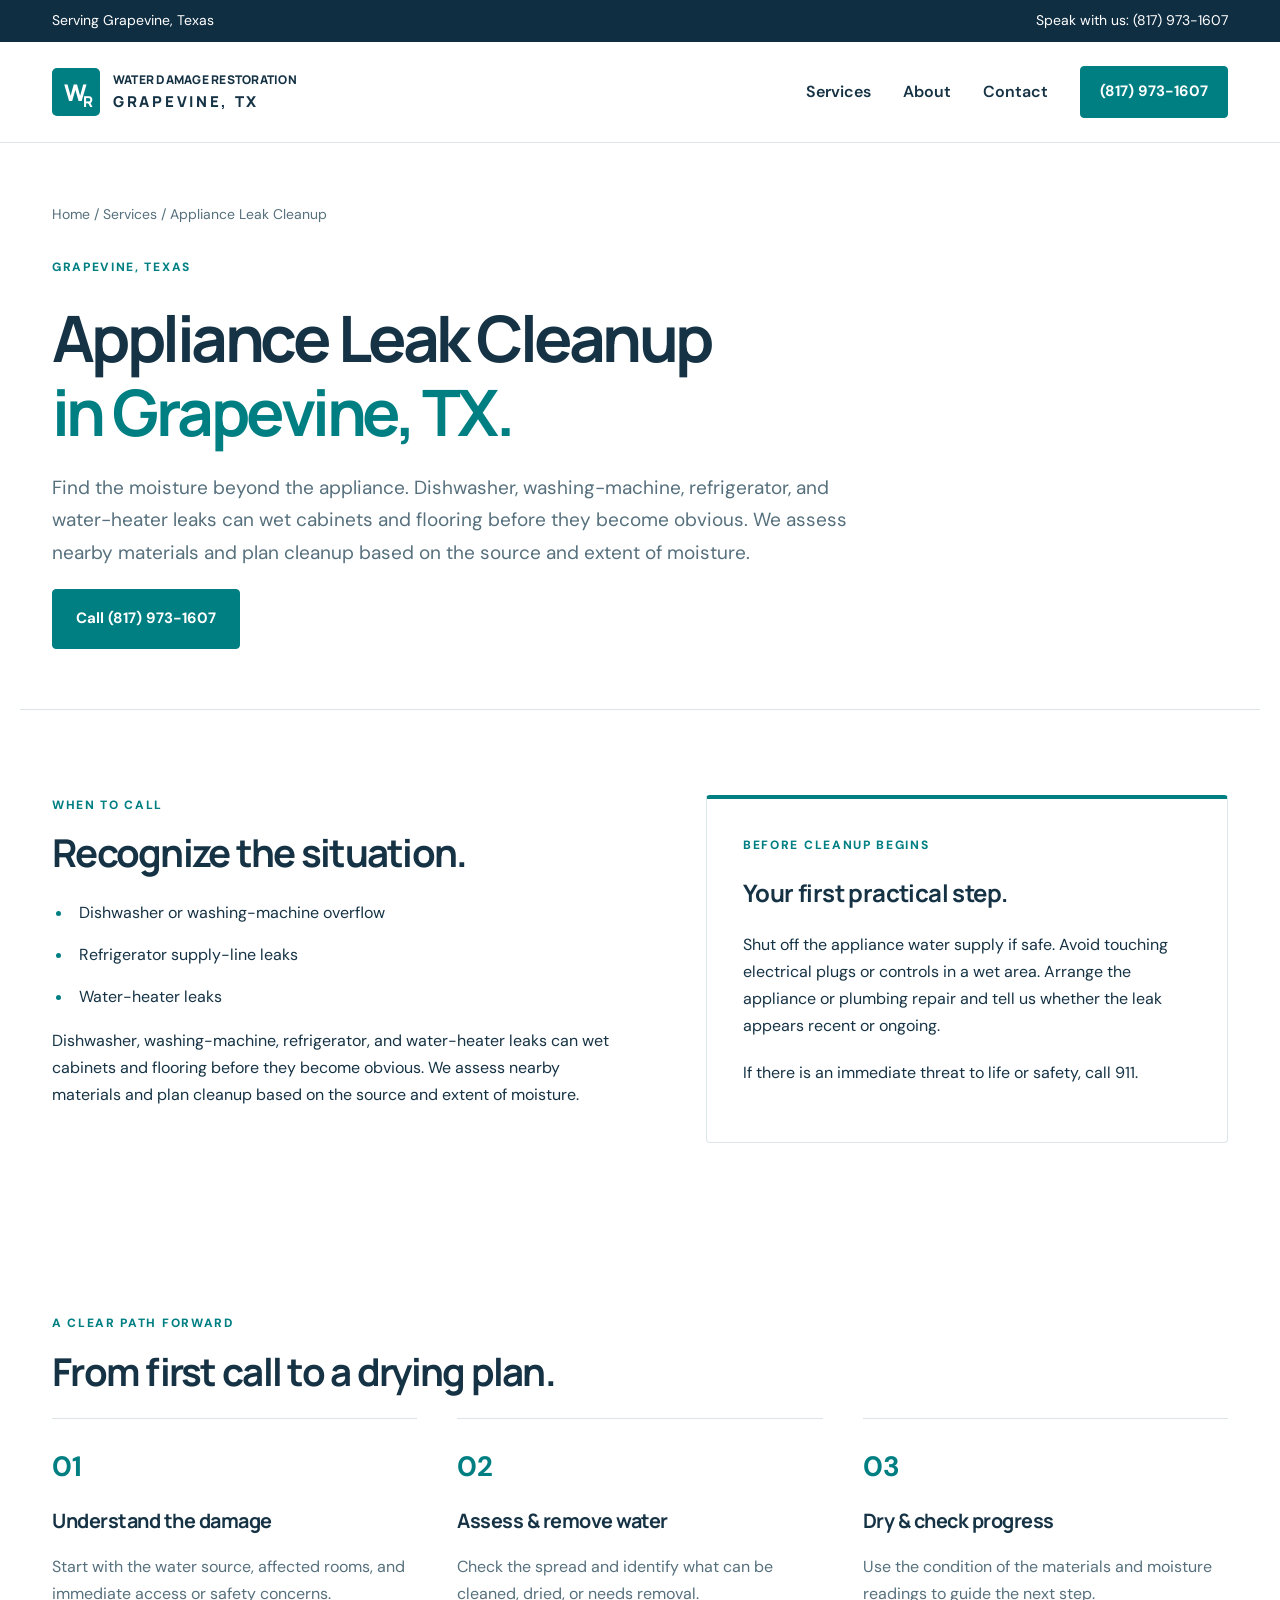
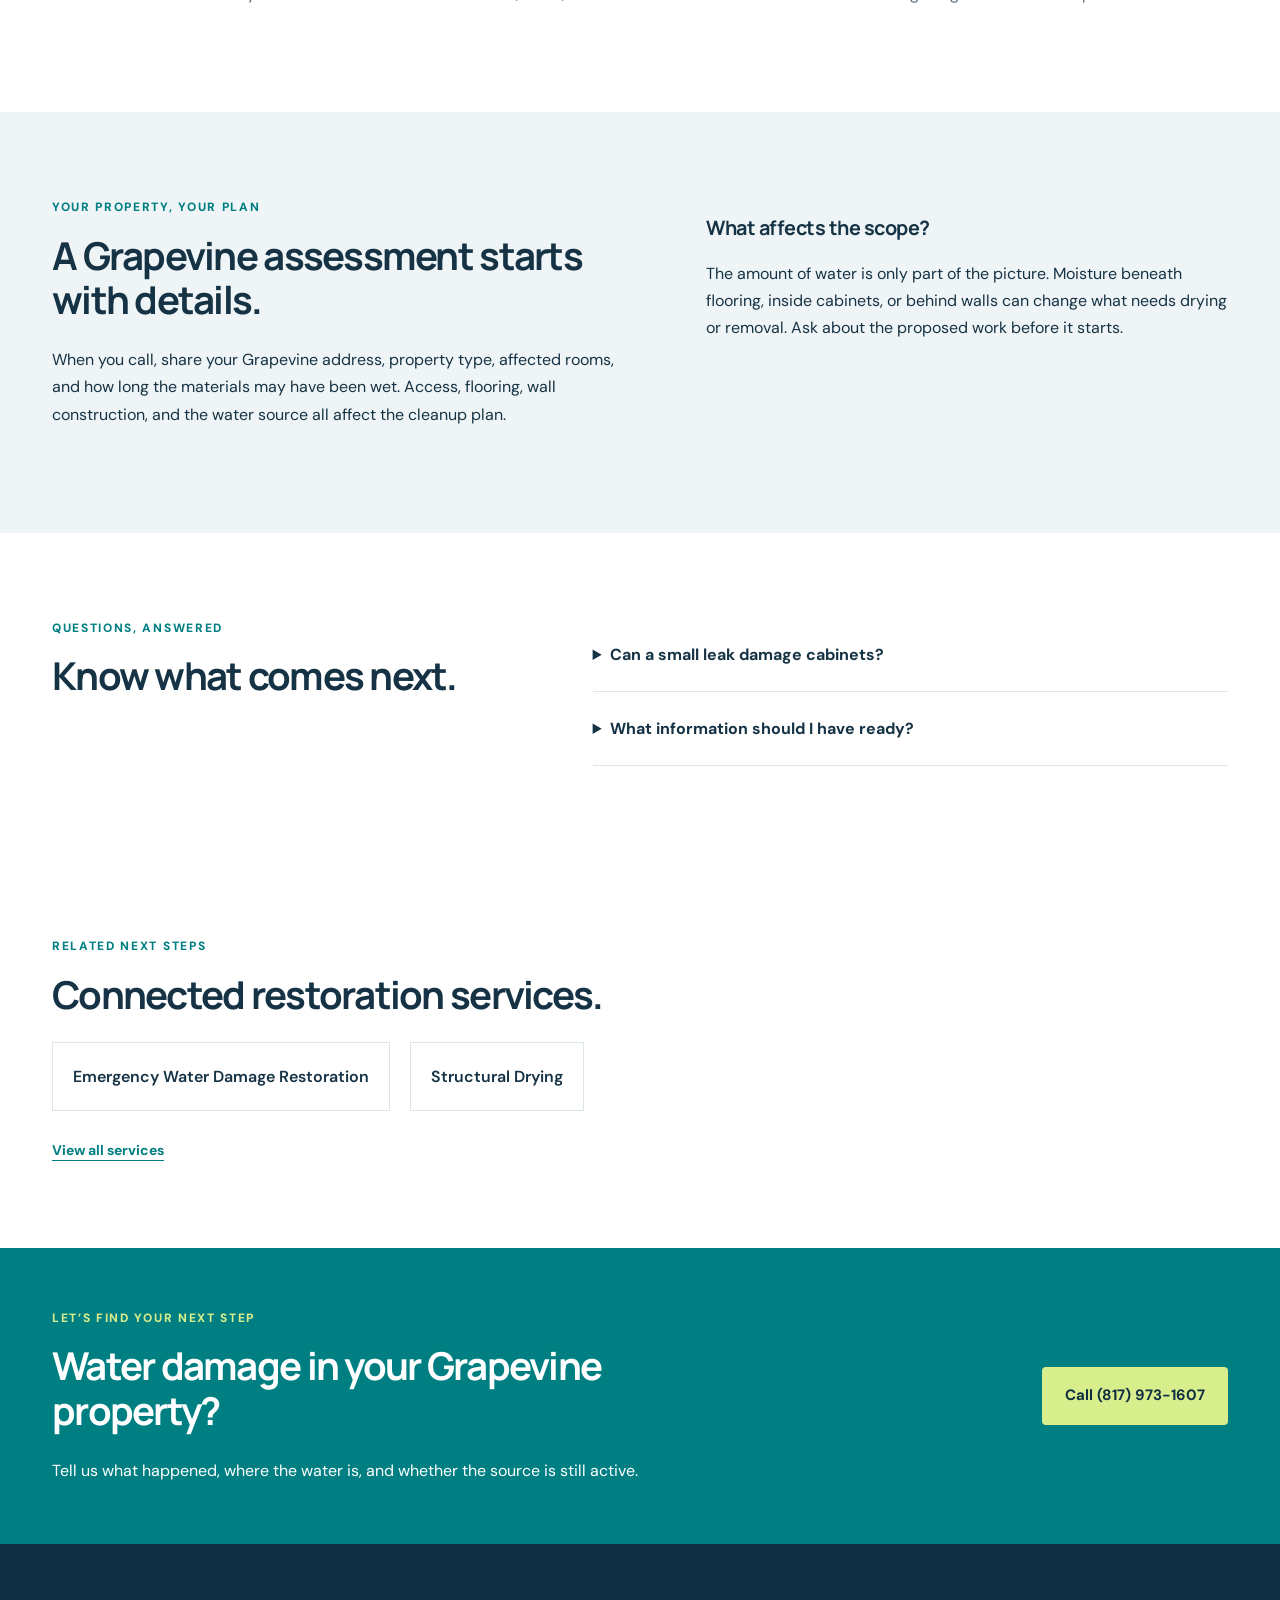
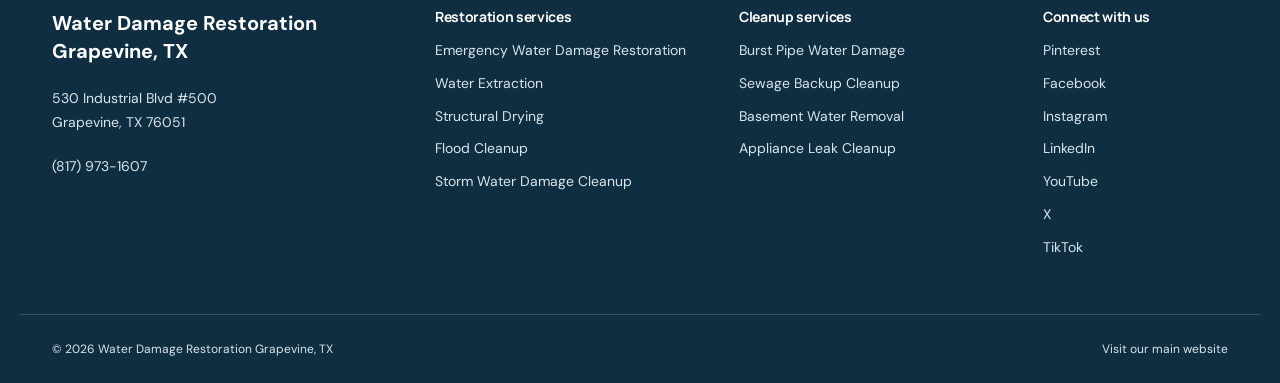
<file: services/appliance-leak-cleanup/index.html>
<!doctype html><html lang="en"><head><meta charset="utf-8"><meta name="viewport" content="width=device-width,initial-scale=1"><title>Appliance Leak Cleanup in Grapevine, TX</title><meta name="description" content="Appliance Leak Cleanup for Grapevine properties. Understand cleanup, drying, and what to do first. Call (817) 973-1607."><link rel="canonical" href="https://grapevine-water-restoration.safe-alder-9807.chatgpt.site/services/appliance-leak-cleanup/"><meta property="og:title" content="Appliance Leak Cleanup in Grapevine, TX"><meta property="og:description" content="Appliance Leak Cleanup for Grapevine properties. Understand cleanup, drying, and what to do first. Call (817) 973-1607."><meta property="og:url" content="https://grapevine-water-restoration.safe-alder-9807.chatgpt.site/services/appliance-leak-cleanup/"><meta property="og:type" content="website"><meta name="theme-color" content="#102e42"><link rel="icon" href="../../favicon.svg" type="image/svg+xml"><link rel="stylesheet" href="../../assets/style.css"><script type="application/ld+json">[{"@context": "https://schema.org", "@type": "LocalBusiness", "@id": "https://grapevine-water-restoration.safe-alder-9807.chatgpt.site/#business", "name": "Water Damage Restoration Grapevine, TX", "url": "https://grapevine-water-restoration.safe-alder-9807.chatgpt.site/", "telephone": "+18179731607", "address": {"@type": "PostalAddress", "streetAddress": "530 Industrial Blvd #500", "addressLocality": "Grapevine", "addressRegion": "TX", "postalCode": "76051", "addressCountry": "US"}, "areaServed": {"@type": "City", "name": "Grapevine, Texas"}, "sameAs": ["https://www.pinterest.com/waterrestorationgrapevine/", "https://www.facebook.com/waterrestorationgrapevine/", "https://www.instagram.com/waterrestorationgrapevine/", "https://www.linkedin.com/in/waterrestorationgrapevine/", "https://www.youtube.com/@waterrestorationgrapevine", "https://x.com/wdrgrapevine", "https://www.tiktok.com/@wdrgrapevine", "https://waterdamagerestorationgrapevine.com/"]}, {"@context": "https://schema.org", "@type": "Service", "name": "Appliance Leak Cleanup", "serviceType": "Appliance Leak Cleanup", "areaServed": "Grapevine, TX", "provider": {"@id": "https://grapevine-water-restoration.safe-alder-9807.chatgpt.site/#business"}, "url": "https://grapevine-water-restoration.safe-alder-9807.chatgpt.site/services/appliance-leak-cleanup/"}, {"@context": "https://schema.org", "@type": "BreadcrumbList", "itemListElement": [{"@type": "ListItem", "position": 1, "name": "Home", "item": "https://grapevine-water-restoration.safe-alder-9807.chatgpt.site/"}, {"@type": "ListItem", "position": 2, "name": "Services", "item": "https://grapevine-water-restoration.safe-alder-9807.chatgpt.site/services/"}, {"@type": "ListItem", "position": 3, "name": "Appliance Leak Cleanup", "item": "https://grapevine-water-restoration.safe-alder-9807.chatgpt.site/services/appliance-leak-cleanup/"}]}]</script><script src="../../assets/site.js" defer></script></head><body><a class="skip" href="#main">Skip to content</a><div class="topbar"><div class="wrap">Serving Grapevine, Texas <a href="tel:+18179731607">Speak with us: (817) 973-1607</a></div></div><header><div class="wrap nav"><a class="brand" href="../../index.html" aria-label="Water Damage Restoration Grapevine home"><span class="brand-mark">W<span>R</span></span><span>WATER DAMAGE RESTORATION<small>GRAPEVINE, TX</small></span></a><button class="menu-toggle" aria-expanded="false" aria-controls="navigation">Menu</button><nav id="navigation"><a href="../index.html">Services</a><a href="../../about/index.html">About</a><a href="../../contact/index.html">Contact</a><a class="button small" href="tel:+18179731607">(817) 973-1607</a></nav></div></header><main id="main"><section class="page-hero wrap"><div class="breadcrumb"><a href="../../index.html">Home</a> / <a href="../index.html">Services</a> / Appliance Leak Cleanup</div><span class="eyebrow">GRAPEVINE, TEXAS</span><h1>Appliance Leak Cleanup<br><em>in Grapevine, TX.</em></h1><p>Find the moisture beyond the appliance. Dishwasher, washing-machine, refrigerator, and water-heater leaks can wet cabinets and flooring before they become obvious. We assess nearby materials and plan cleanup based on the source and extent of moisture.</p><a class="button" href="tel:+18179731607">Call (817) 973-1607</a></section><section class="section wrap split"><div><span class="eyebrow">WHEN TO CALL</span><h2>Recognize the situation.</h2><ul class="check-list"><li>Dishwasher or washing-machine overflow</li><li>Refrigerator supply-line leaks</li><li>Water-heater leaks</li></ul><p>Dishwasher, washing-machine, refrigerator, and water-heater leaks can wet cabinets and flooring before they become obvious. We assess nearby materials and plan cleanup based on the source and extent of moisture.</p></div><aside class="resource"><span class="eyebrow">BEFORE CLEANUP BEGINS</span><h3>Your first practical step.</h3><p>Shut off the appliance water supply if safe. Avoid touching electrical plugs or controls in a wet area. Arrange the appliance or plumbing repair and tell us whether the leak appears recent or ongoing.</p><p>If there is an immediate threat to life or safety, call 911.</p></aside></section><section class="section wrap"><div class="section-heading"><span class="eyebrow">A CLEAR PATH FORWARD</span><h2>From first call to a drying plan.</h2></div><div class="process"><article><span class="step">01</span><h3>Understand the damage</h3><p>Start with the water source, affected rooms, and immediate access or safety concerns.</p></article><article><span class="step">02</span><h3>Assess & remove water</h3><p>Check the spread and identify what can be cleaned, dried, or needs removal.</p></article><article><span class="step">03</span><h3>Dry & check progress</h3><p>Use the condition of the materials and moisture readings to guide the next step.</p></article></div></section><section class="section local-section"><div class="wrap split"><div><span class="eyebrow">YOUR PROPERTY, YOUR PLAN</span><h2>A Grapevine assessment starts with details.</h2><p>When you call, share your Grapevine address, property type, affected rooms, and how long the materials may have been wet. Access, flooring, wall construction, and the water source all affect the cleanup plan.</p></div><div><h3>What affects the scope?</h3><p>The amount of water is only part of the picture. Moisture beneath flooring, inside cabinets, or behind walls can change what needs drying or removal. Ask about the proposed work before it starts.</p></div></div></section><section class="section wrap faq"><div><span class="eyebrow">QUESTIONS, ANSWERED</span><h2>Know what comes next.</h2></div><div><details><summary>Can a small leak damage cabinets?</summary><p>Yes. Water can reach cabinet bases, adjoining walls, and flooring seams. The visible puddle does not always show the full affected area.</p></details><details><summary>What information should I have ready?</summary><p>Your address, water source if known, the affected rooms, and any access or electrical concerns. Photos can help explain the situation, but a full scope may need an on-site assessment.</p></details></div></section><section class="section wrap"><span class="eyebrow">RELATED NEXT STEPS</span><h2>Connected restoration services.</h2><div class="related"><a href="../emergency-water-damage-restoration/index.html">Emergency Water Damage Restoration</a><a href="../structural-drying/index.html">Structural Drying</a></div><a class="text-link" href="../index.html">View all services</a></section><section class="cta"><div class="wrap"><div><span class="eyebrow">LET’S FIND YOUR NEXT STEP</span><h2>Water damage in your Grapevine property?</h2><p>Tell us what happened, where the water is, and whether the source is still active.</p></div><a class="button" href="tel:+18179731607">Call (817) 973-1607</a></div></section></main><footer><div class="wrap footer-grid"><div><a class="footer-brand" href="../../index.html">Water Damage Restoration<br>Grapevine, TX</a><p>530 Industrial Blvd #500<br>Grapevine, TX 76051</p><a href="tel:+18179731607">(817) 973-1607</a></div><div><h3>Restoration services</h3><a href="../emergency-water-damage-restoration/index.html">Emergency Water Damage Restoration</a><a href="../water-extraction/index.html">Water Extraction</a><a href="../structural-drying/index.html">Structural Drying</a><a href="../flood-cleanup/index.html">Flood Cleanup</a><a href="../storm-water-damage-cleanup/index.html">Storm Water Damage Cleanup</a></div><div><h3>Cleanup services</h3><a href="../burst-pipe-water-damage/index.html">Burst Pipe Water Damage</a><a href="../sewage-backup-cleanup/index.html">Sewage Backup Cleanup</a><a href="../basement-water-removal/index.html">Basement Water Removal</a><a href="index.html">Appliance Leak Cleanup</a></div><div><h3>Connect with us</h3><a href="https://www.pinterest.com/waterrestorationgrapevine/" target="_blank" rel="noopener noreferrer">Pinterest</a><a href="https://www.facebook.com/waterrestorationgrapevine/" target="_blank" rel="noopener noreferrer">Facebook</a><a href="https://www.instagram.com/waterrestorationgrapevine/" target="_blank" rel="noopener noreferrer">Instagram</a><a href="https://www.linkedin.com/in/waterrestorationgrapevine/" target="_blank" rel="noopener noreferrer">LinkedIn</a><a href="https://www.youtube.com/@waterrestorationgrapevine" target="_blank" rel="noopener noreferrer">YouTube</a><a href="https://x.com/wdrgrapevine" target="_blank" rel="noopener noreferrer">X</a><a href="https://www.tiktok.com/@wdrgrapevine" target="_blank" rel="noopener noreferrer">TikTok</a></div></div><div class="wrap footer-bottom"><span>© 2026 Water Damage Restoration Grapevine, TX</span><a href="https://waterdamagerestorationgrapevine.com/">Visit our main website</a></div></footer><a class="mobile-call" href="tel:+18179731607">Call (817) 973-1607</a></body></html>
</file>
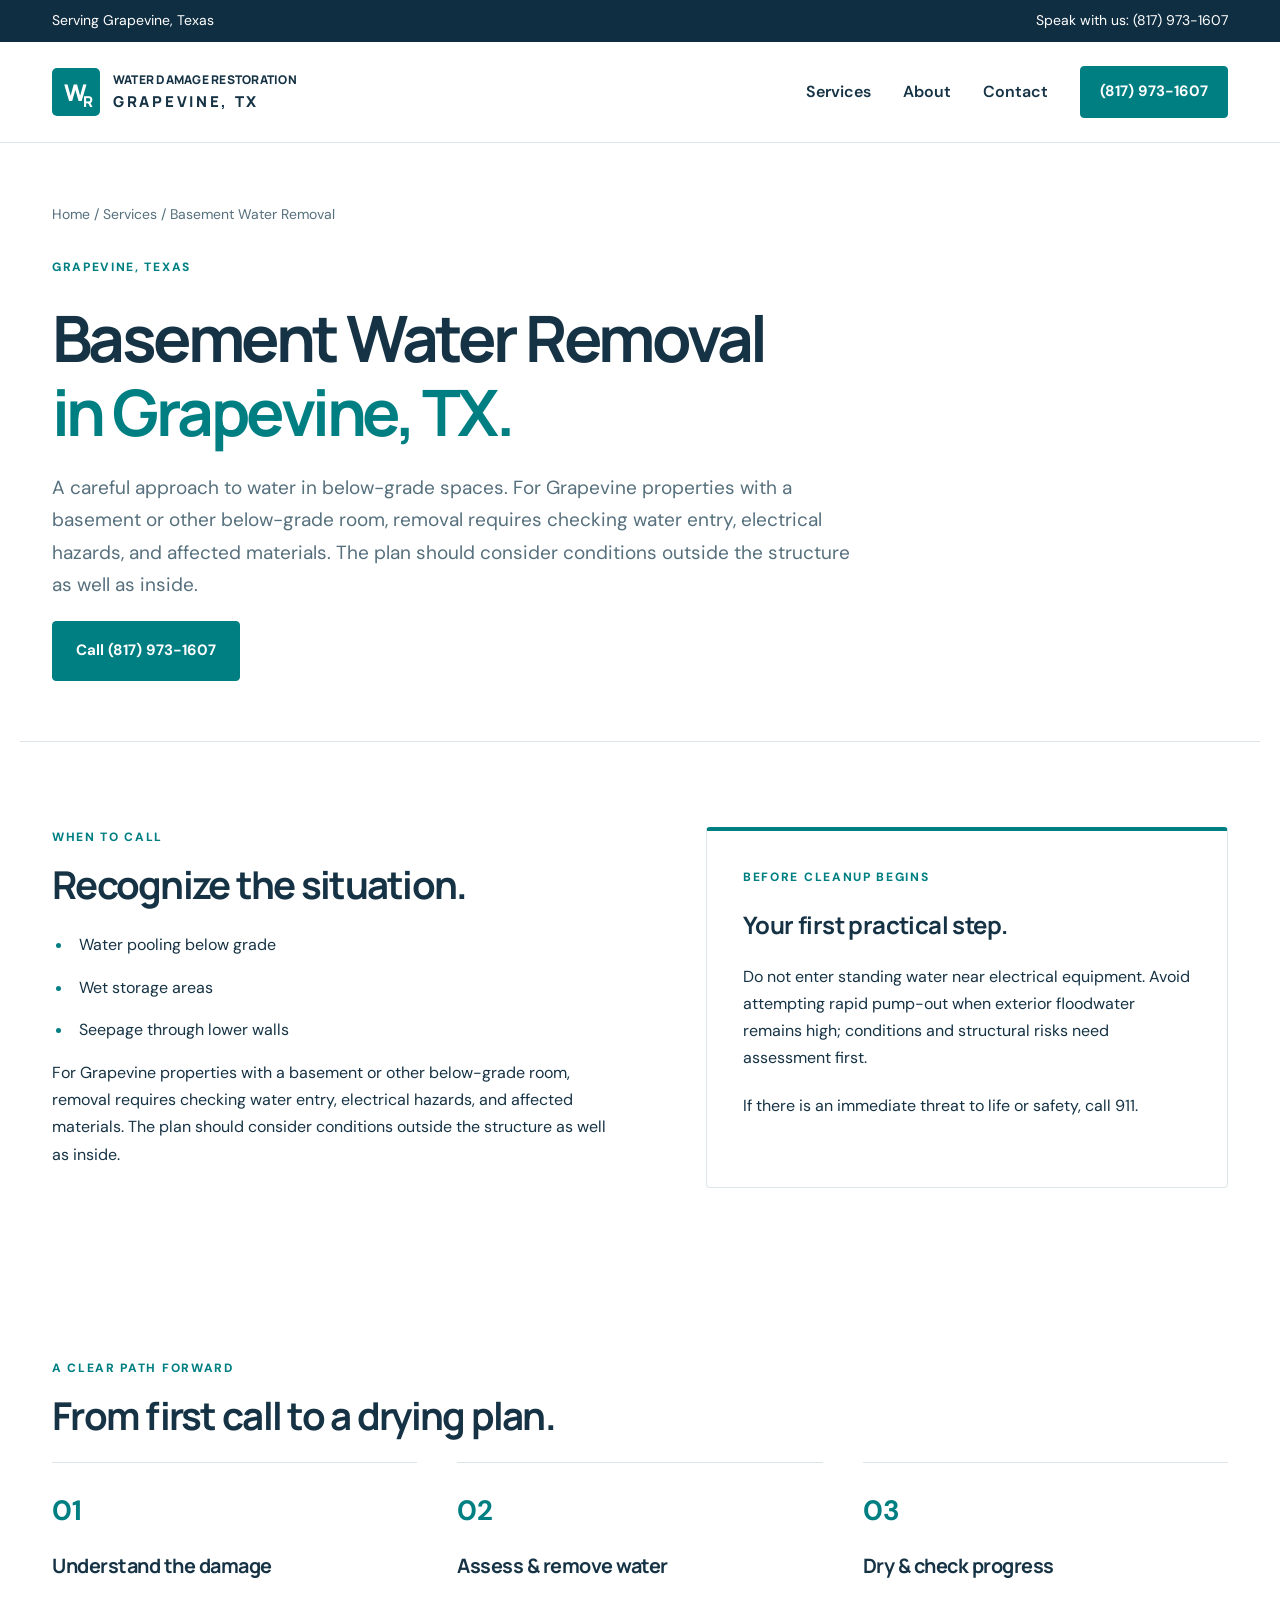
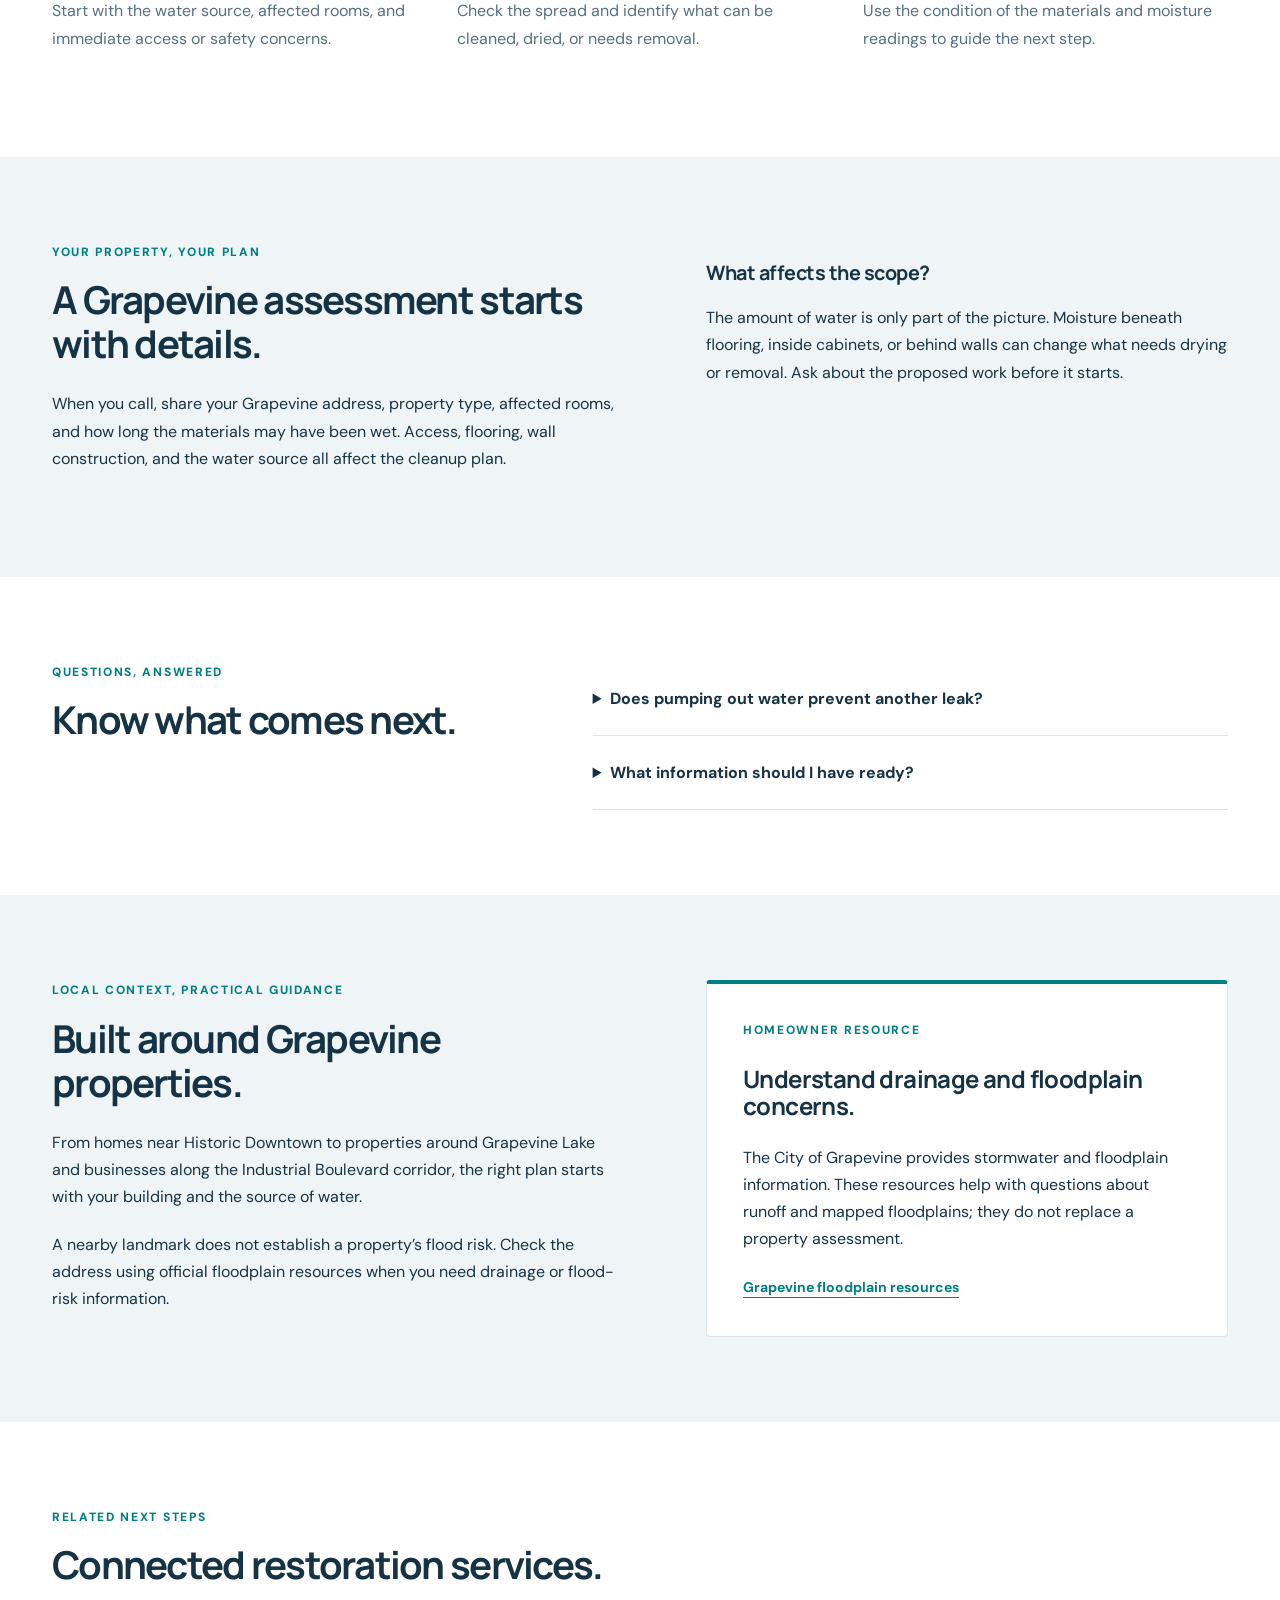
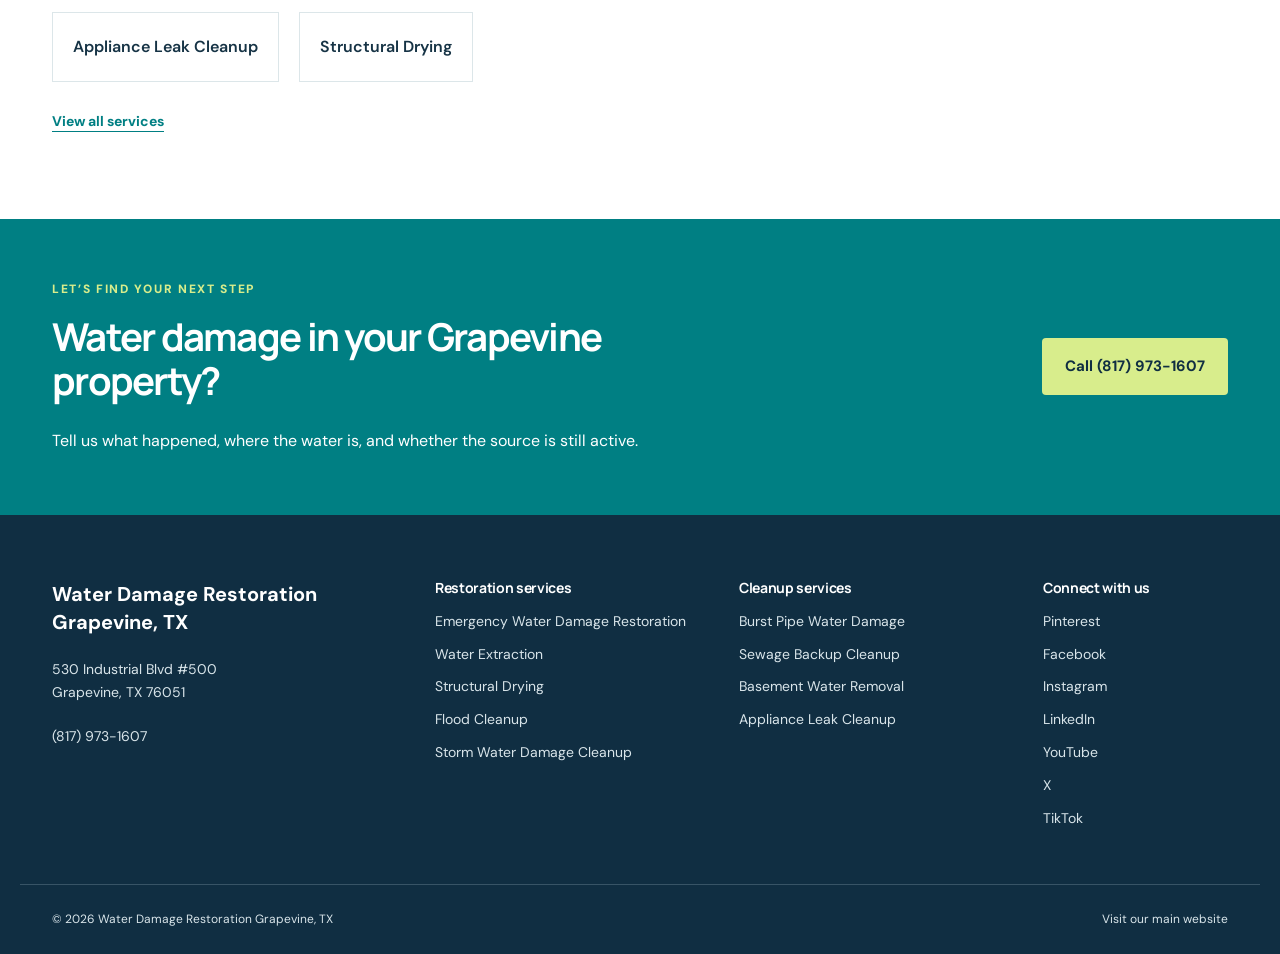
<file: services/basement-water-removal/index.html>
<!doctype html><html lang="en"><head><meta charset="utf-8"><meta name="viewport" content="width=device-width,initial-scale=1"><title>Basement Water Removal in Grapevine, TX</title><meta name="description" content="Basement Water Removal for Grapevine properties. Understand cleanup, drying, and what to do first. Call (817) 973-1607."><link rel="canonical" href="https://grapevine-water-restoration.safe-alder-9807.chatgpt.site/services/basement-water-removal/"><meta property="og:title" content="Basement Water Removal in Grapevine, TX"><meta property="og:description" content="Basement Water Removal for Grapevine properties. Understand cleanup, drying, and what to do first. Call (817) 973-1607."><meta property="og:url" content="https://grapevine-water-restoration.safe-alder-9807.chatgpt.site/services/basement-water-removal/"><meta property="og:type" content="website"><meta name="theme-color" content="#102e42"><link rel="icon" href="../../favicon.svg" type="image/svg+xml"><link rel="stylesheet" href="../../assets/style.css"><script type="application/ld+json">[{"@context": "https://schema.org", "@type": "LocalBusiness", "@id": "https://grapevine-water-restoration.safe-alder-9807.chatgpt.site/#business", "name": "Water Damage Restoration Grapevine, TX", "url": "https://grapevine-water-restoration.safe-alder-9807.chatgpt.site/", "telephone": "+18179731607", "address": {"@type": "PostalAddress", "streetAddress": "530 Industrial Blvd #500", "addressLocality": "Grapevine", "addressRegion": "TX", "postalCode": "76051", "addressCountry": "US"}, "areaServed": {"@type": "City", "name": "Grapevine, Texas"}, "sameAs": ["https://www.pinterest.com/waterrestorationgrapevine/", "https://www.facebook.com/waterrestorationgrapevine/", "https://www.instagram.com/waterrestorationgrapevine/", "https://www.linkedin.com/in/waterrestorationgrapevine/", "https://www.youtube.com/@waterrestorationgrapevine", "https://x.com/wdrgrapevine", "https://www.tiktok.com/@wdrgrapevine", "https://waterdamagerestorationgrapevine.com/"]}, {"@context": "https://schema.org", "@type": "Service", "name": "Basement Water Removal", "serviceType": "Basement Water Removal", "areaServed": "Grapevine, TX", "provider": {"@id": "https://grapevine-water-restoration.safe-alder-9807.chatgpt.site/#business"}, "url": "https://grapevine-water-restoration.safe-alder-9807.chatgpt.site/services/basement-water-removal/"}, {"@context": "https://schema.org", "@type": "BreadcrumbList", "itemListElement": [{"@type": "ListItem", "position": 1, "name": "Home", "item": "https://grapevine-water-restoration.safe-alder-9807.chatgpt.site/"}, {"@type": "ListItem", "position": 2, "name": "Services", "item": "https://grapevine-water-restoration.safe-alder-9807.chatgpt.site/services/"}, {"@type": "ListItem", "position": 3, "name": "Basement Water Removal", "item": "https://grapevine-water-restoration.safe-alder-9807.chatgpt.site/services/basement-water-removal/"}]}]</script><script src="../../assets/site.js" defer></script></head><body><a class="skip" href="#main">Skip to content</a><div class="topbar"><div class="wrap">Serving Grapevine, Texas <a href="tel:+18179731607">Speak with us: (817) 973-1607</a></div></div><header><div class="wrap nav"><a class="brand" href="../../index.html" aria-label="Water Damage Restoration Grapevine home"><span class="brand-mark">W<span>R</span></span><span>WATER DAMAGE RESTORATION<small>GRAPEVINE, TX</small></span></a><button class="menu-toggle" aria-expanded="false" aria-controls="navigation">Menu</button><nav id="navigation"><a href="../index.html">Services</a><a href="../../about/index.html">About</a><a href="../../contact/index.html">Contact</a><a class="button small" href="tel:+18179731607">(817) 973-1607</a></nav></div></header><main id="main"><section class="page-hero wrap"><div class="breadcrumb"><a href="../../index.html">Home</a> / <a href="../index.html">Services</a> / Basement Water Removal</div><span class="eyebrow">GRAPEVINE, TEXAS</span><h1>Basement Water Removal<br><em>in Grapevine, TX.</em></h1><p>A careful approach to water in below-grade spaces. For Grapevine properties with a basement or other below-grade room, removal requires checking water entry, electrical hazards, and affected materials. The plan should consider conditions outside the structure as well as inside.</p><a class="button" href="tel:+18179731607">Call (817) 973-1607</a></section><section class="section wrap split"><div><span class="eyebrow">WHEN TO CALL</span><h2>Recognize the situation.</h2><ul class="check-list"><li>Water pooling below grade</li><li>Wet storage areas</li><li>Seepage through lower walls</li></ul><p>For Grapevine properties with a basement or other below-grade room, removal requires checking water entry, electrical hazards, and affected materials. The plan should consider conditions outside the structure as well as inside.</p></div><aside class="resource"><span class="eyebrow">BEFORE CLEANUP BEGINS</span><h3>Your first practical step.</h3><p>Do not enter standing water near electrical equipment. Avoid attempting rapid pump-out when exterior floodwater remains high; conditions and structural risks need assessment first.</p><p>If there is an immediate threat to life or safety, call 911.</p></aside></section><section class="section wrap"><div class="section-heading"><span class="eyebrow">A CLEAR PATH FORWARD</span><h2>From first call to a drying plan.</h2></div><div class="process"><article><span class="step">01</span><h3>Understand the damage</h3><p>Start with the water source, affected rooms, and immediate access or safety concerns.</p></article><article><span class="step">02</span><h3>Assess & remove water</h3><p>Check the spread and identify what can be cleaned, dried, or needs removal.</p></article><article><span class="step">03</span><h3>Dry & check progress</h3><p>Use the condition of the materials and moisture readings to guide the next step.</p></article></div></section><section class="section local-section"><div class="wrap split"><div><span class="eyebrow">YOUR PROPERTY, YOUR PLAN</span><h2>A Grapevine assessment starts with details.</h2><p>When you call, share your Grapevine address, property type, affected rooms, and how long the materials may have been wet. Access, flooring, wall construction, and the water source all affect the cleanup plan.</p></div><div><h3>What affects the scope?</h3><p>The amount of water is only part of the picture. Moisture beneath flooring, inside cabinets, or behind walls can change what needs drying or removal. Ask about the proposed work before it starts.</p></div></div></section><section class="section wrap faq"><div><span class="eyebrow">QUESTIONS, ANSWERED</span><h2>Know what comes next.</h2></div><div><details><summary>Does pumping out water prevent another leak?</summary><p>No. Removal addresses the water already present. Drainage, seepage, or plumbing defects may require a separate repair to reduce repeat damage.</p></details><details><summary>What information should I have ready?</summary><p>Your address, water source if known, the affected rooms, and any access or electrical concerns. Photos can help explain the situation, but a full scope may need an on-site assessment.</p></details></div></section><section class="section local-section"><div class="wrap split"><div><span class="eyebrow">LOCAL CONTEXT, PRACTICAL GUIDANCE</span><h2>Built around Grapevine properties.</h2><p>From homes near Historic Downtown to properties around Grapevine Lake and businesses along the Industrial Boulevard corridor, the right plan starts with your building and the source of water.</p><p>A nearby landmark does not establish a property’s flood risk. Check the address using official floodplain resources when you need drainage or flood-risk information.</p></div><div class="resource"><span class="eyebrow">HOMEOWNER RESOURCE</span><h3>Understand drainage and floodplain concerns.</h3><p>The City of Grapevine provides stormwater and floodplain information. These resources help with questions about runoff and mapped floodplains; they do not replace a property assessment.</p><a class="text-link" href="https://grapevinetexas.gov/679/Floodplain-Administration" target="_blank" rel="noopener">Grapevine floodplain resources</a></div></div></section><section class="section wrap"><span class="eyebrow">RELATED NEXT STEPS</span><h2>Connected restoration services.</h2><div class="related"><a href="../appliance-leak-cleanup/index.html">Appliance Leak Cleanup</a><a href="../structural-drying/index.html">Structural Drying</a></div><a class="text-link" href="../index.html">View all services</a></section><section class="cta"><div class="wrap"><div><span class="eyebrow">LET’S FIND YOUR NEXT STEP</span><h2>Water damage in your Grapevine property?</h2><p>Tell us what happened, where the water is, and whether the source is still active.</p></div><a class="button" href="tel:+18179731607">Call (817) 973-1607</a></div></section></main><footer><div class="wrap footer-grid"><div><a class="footer-brand" href="../../index.html">Water Damage Restoration<br>Grapevine, TX</a><p>530 Industrial Blvd #500<br>Grapevine, TX 76051</p><a href="tel:+18179731607">(817) 973-1607</a></div><div><h3>Restoration services</h3><a href="../emergency-water-damage-restoration/index.html">Emergency Water Damage Restoration</a><a href="../water-extraction/index.html">Water Extraction</a><a href="../structural-drying/index.html">Structural Drying</a><a href="../flood-cleanup/index.html">Flood Cleanup</a><a href="../storm-water-damage-cleanup/index.html">Storm Water Damage Cleanup</a></div><div><h3>Cleanup services</h3><a href="../burst-pipe-water-damage/index.html">Burst Pipe Water Damage</a><a href="../sewage-backup-cleanup/index.html">Sewage Backup Cleanup</a><a href="index.html">Basement Water Removal</a><a href="../appliance-leak-cleanup/index.html">Appliance Leak Cleanup</a></div><div><h3>Connect with us</h3><a href="https://www.pinterest.com/waterrestorationgrapevine/" target="_blank" rel="noopener noreferrer">Pinterest</a><a href="https://www.facebook.com/waterrestorationgrapevine/" target="_blank" rel="noopener noreferrer">Facebook</a><a href="https://www.instagram.com/waterrestorationgrapevine/" target="_blank" rel="noopener noreferrer">Instagram</a><a href="https://www.linkedin.com/in/waterrestorationgrapevine/" target="_blank" rel="noopener noreferrer">LinkedIn</a><a href="https://www.youtube.com/@waterrestorationgrapevine" target="_blank" rel="noopener noreferrer">YouTube</a><a href="https://x.com/wdrgrapevine" target="_blank" rel="noopener noreferrer">X</a><a href="https://www.tiktok.com/@wdrgrapevine" target="_blank" rel="noopener noreferrer">TikTok</a></div></div><div class="wrap footer-bottom"><span>© 2026 Water Damage Restoration Grapevine, TX</span><a href="https://waterdamagerestorationgrapevine.com/">Visit our main website</a></div></footer><a class="mobile-call" href="tel:+18179731607">Call (817) 973-1607</a></body></html>
</file>
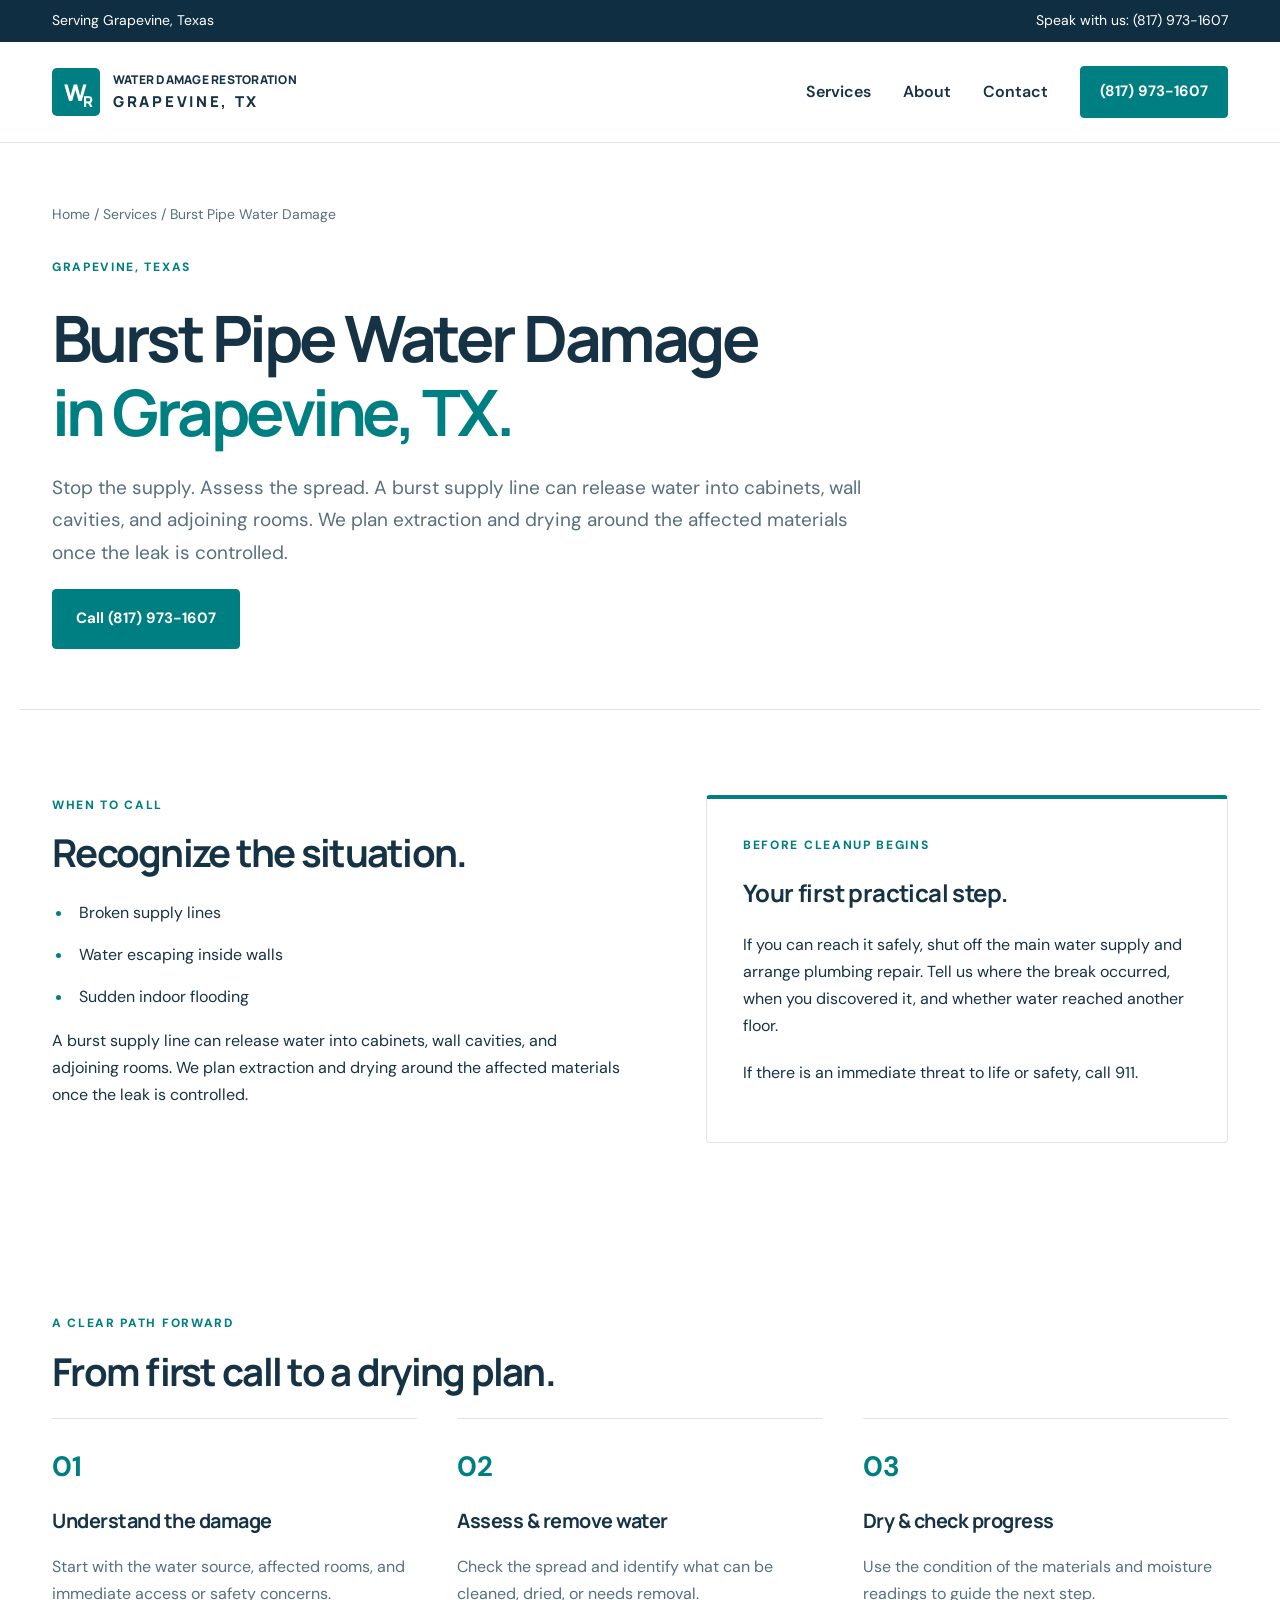
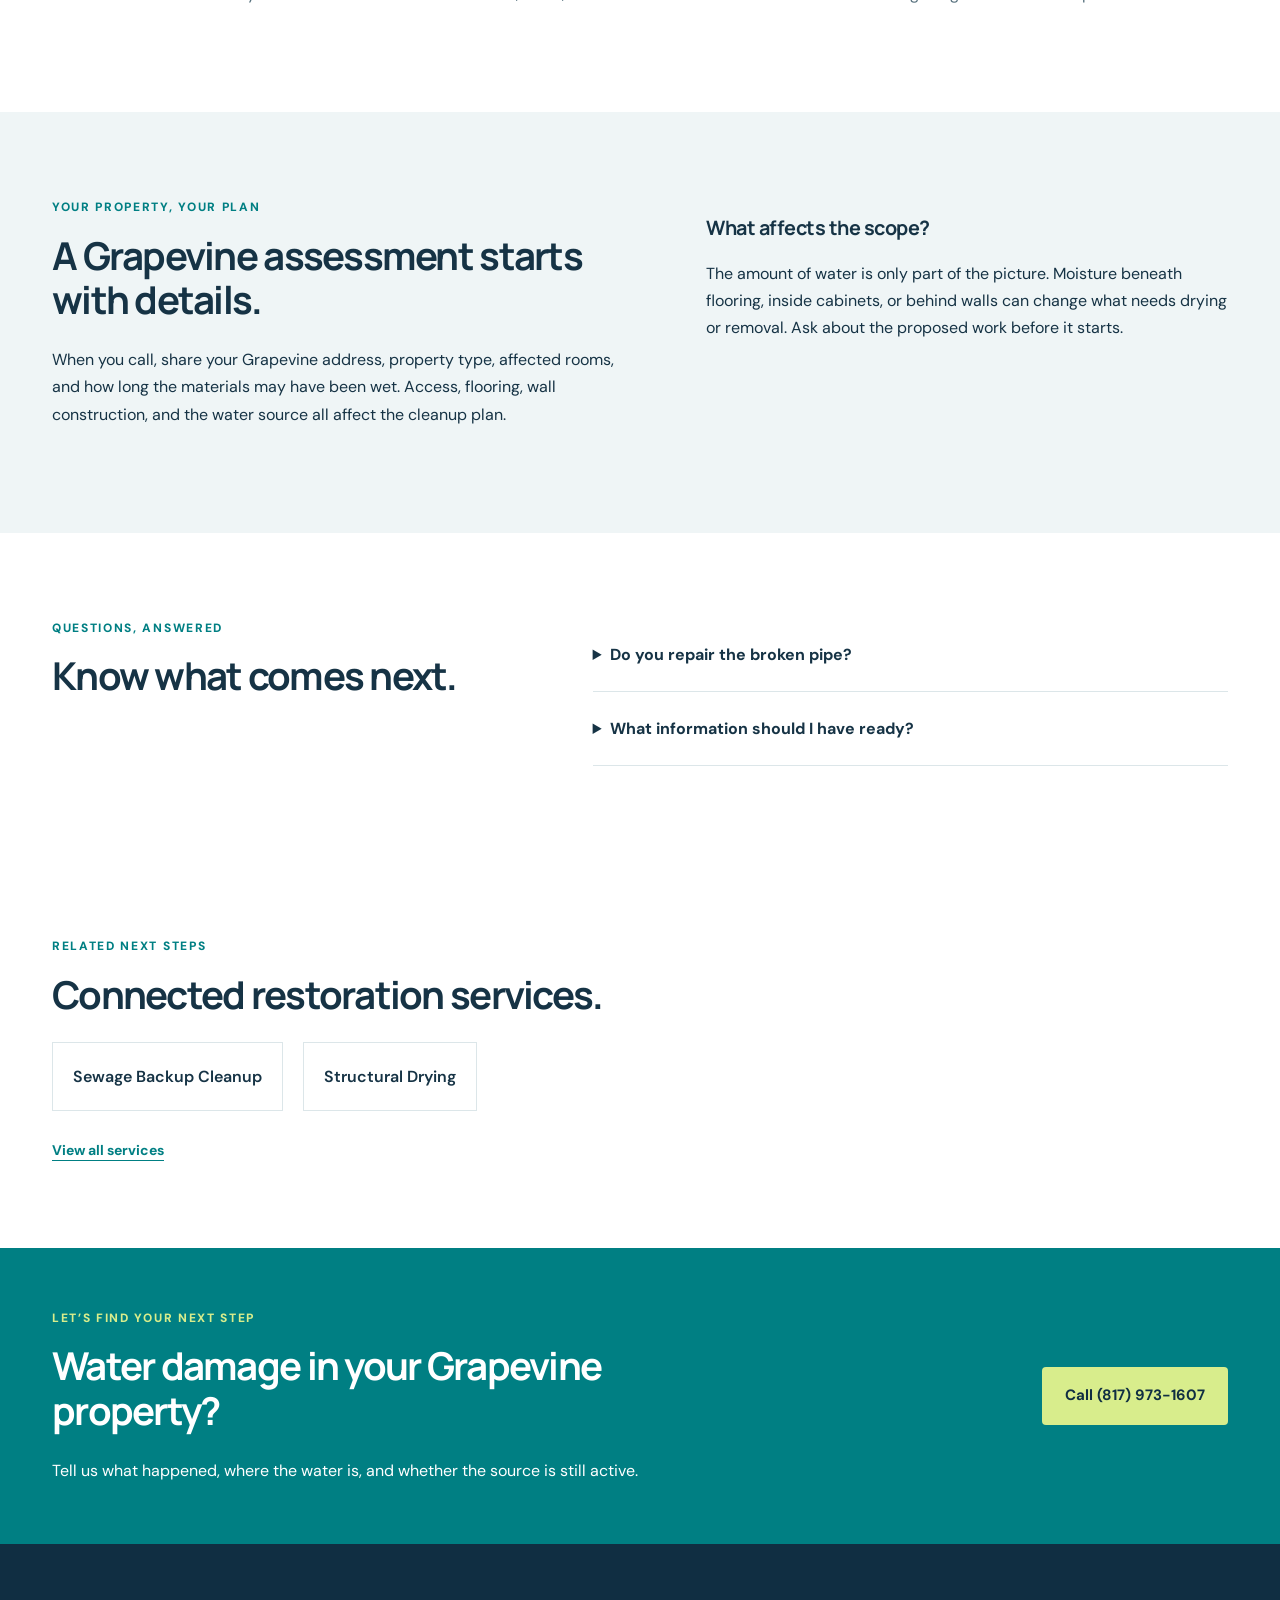
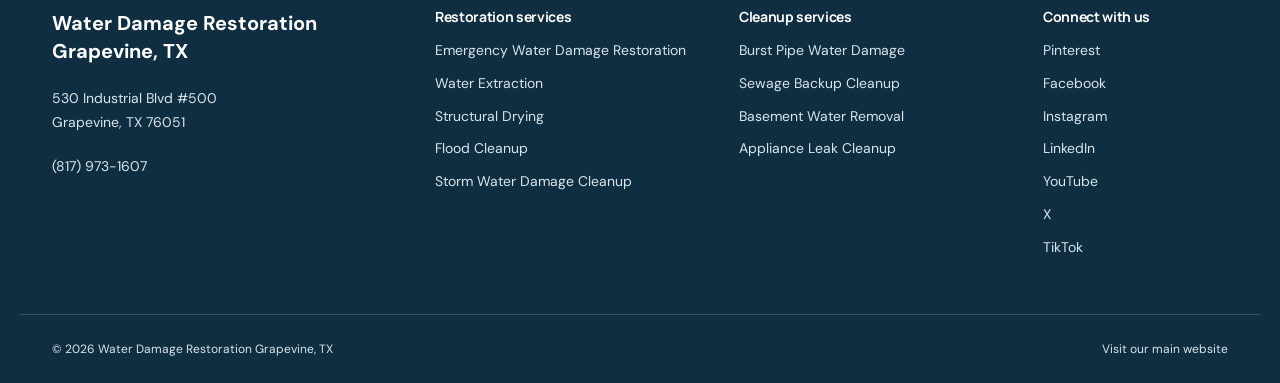
<file: services/burst-pipe-water-damage/index.html>
<!doctype html><html lang="en"><head><meta charset="utf-8"><meta name="viewport" content="width=device-width,initial-scale=1"><title>Burst Pipe Water Damage in Grapevine, TX</title><meta name="description" content="Burst Pipe Water Damage for Grapevine properties. Understand cleanup, drying, and what to do first. Call (817) 973-1607."><link rel="canonical" href="https://grapevine-water-restoration.safe-alder-9807.chatgpt.site/services/burst-pipe-water-damage/"><meta property="og:title" content="Burst Pipe Water Damage in Grapevine, TX"><meta property="og:description" content="Burst Pipe Water Damage for Grapevine properties. Understand cleanup, drying, and what to do first. Call (817) 973-1607."><meta property="og:url" content="https://grapevine-water-restoration.safe-alder-9807.chatgpt.site/services/burst-pipe-water-damage/"><meta property="og:type" content="website"><meta name="theme-color" content="#102e42"><link rel="icon" href="../../favicon.svg" type="image/svg+xml"><link rel="stylesheet" href="../../assets/style.css"><script type="application/ld+json">[{"@context": "https://schema.org", "@type": "LocalBusiness", "@id": "https://grapevine-water-restoration.safe-alder-9807.chatgpt.site/#business", "name": "Water Damage Restoration Grapevine, TX", "url": "https://grapevine-water-restoration.safe-alder-9807.chatgpt.site/", "telephone": "+18179731607", "address": {"@type": "PostalAddress", "streetAddress": "530 Industrial Blvd #500", "addressLocality": "Grapevine", "addressRegion": "TX", "postalCode": "76051", "addressCountry": "US"}, "areaServed": {"@type": "City", "name": "Grapevine, Texas"}, "sameAs": ["https://www.pinterest.com/waterrestorationgrapevine/", "https://www.facebook.com/waterrestorationgrapevine/", "https://www.instagram.com/waterrestorationgrapevine/", "https://www.linkedin.com/in/waterrestorationgrapevine/", "https://www.youtube.com/@waterrestorationgrapevine", "https://x.com/wdrgrapevine", "https://www.tiktok.com/@wdrgrapevine", "https://waterdamagerestorationgrapevine.com/"]}, {"@context": "https://schema.org", "@type": "Service", "name": "Burst Pipe Water Damage", "serviceType": "Burst Pipe Water Damage", "areaServed": "Grapevine, TX", "provider": {"@id": "https://grapevine-water-restoration.safe-alder-9807.chatgpt.site/#business"}, "url": "https://grapevine-water-restoration.safe-alder-9807.chatgpt.site/services/burst-pipe-water-damage/"}, {"@context": "https://schema.org", "@type": "BreadcrumbList", "itemListElement": [{"@type": "ListItem", "position": 1, "name": "Home", "item": "https://grapevine-water-restoration.safe-alder-9807.chatgpt.site/"}, {"@type": "ListItem", "position": 2, "name": "Services", "item": "https://grapevine-water-restoration.safe-alder-9807.chatgpt.site/services/"}, {"@type": "ListItem", "position": 3, "name": "Burst Pipe Water Damage", "item": "https://grapevine-water-restoration.safe-alder-9807.chatgpt.site/services/burst-pipe-water-damage/"}]}]</script><script src="../../assets/site.js" defer></script></head><body><a class="skip" href="#main">Skip to content</a><div class="topbar"><div class="wrap">Serving Grapevine, Texas <a href="tel:+18179731607">Speak with us: (817) 973-1607</a></div></div><header><div class="wrap nav"><a class="brand" href="../../index.html" aria-label="Water Damage Restoration Grapevine home"><span class="brand-mark">W<span>R</span></span><span>WATER DAMAGE RESTORATION<small>GRAPEVINE, TX</small></span></a><button class="menu-toggle" aria-expanded="false" aria-controls="navigation">Menu</button><nav id="navigation"><a href="../index.html">Services</a><a href="../../about/index.html">About</a><a href="../../contact/index.html">Contact</a><a class="button small" href="tel:+18179731607">(817) 973-1607</a></nav></div></header><main id="main"><section class="page-hero wrap"><div class="breadcrumb"><a href="../../index.html">Home</a> / <a href="../index.html">Services</a> / Burst Pipe Water Damage</div><span class="eyebrow">GRAPEVINE, TEXAS</span><h1>Burst Pipe Water Damage<br><em>in Grapevine, TX.</em></h1><p>Stop the supply. Assess the spread. A burst supply line can release water into cabinets, wall cavities, and adjoining rooms. We plan extraction and drying around the affected materials once the leak is controlled.</p><a class="button" href="tel:+18179731607">Call (817) 973-1607</a></section><section class="section wrap split"><div><span class="eyebrow">WHEN TO CALL</span><h2>Recognize the situation.</h2><ul class="check-list"><li>Broken supply lines</li><li>Water escaping inside walls</li><li>Sudden indoor flooding</li></ul><p>A burst supply line can release water into cabinets, wall cavities, and adjoining rooms. We plan extraction and drying around the affected materials once the leak is controlled.</p></div><aside class="resource"><span class="eyebrow">BEFORE CLEANUP BEGINS</span><h3>Your first practical step.</h3><p>If you can reach it safely, shut off the main water supply and arrange plumbing repair. Tell us where the break occurred, when you discovered it, and whether water reached another floor.</p><p>If there is an immediate threat to life or safety, call 911.</p></aside></section><section class="section wrap"><div class="section-heading"><span class="eyebrow">A CLEAR PATH FORWARD</span><h2>From first call to a drying plan.</h2></div><div class="process"><article><span class="step">01</span><h3>Understand the damage</h3><p>Start with the water source, affected rooms, and immediate access or safety concerns.</p></article><article><span class="step">02</span><h3>Assess & remove water</h3><p>Check the spread and identify what can be cleaned, dried, or needs removal.</p></article><article><span class="step">03</span><h3>Dry & check progress</h3><p>Use the condition of the materials and moisture readings to guide the next step.</p></article></div></section><section class="section local-section"><div class="wrap split"><div><span class="eyebrow">YOUR PROPERTY, YOUR PLAN</span><h2>A Grapevine assessment starts with details.</h2><p>When you call, share your Grapevine address, property type, affected rooms, and how long the materials may have been wet. Access, flooring, wall construction, and the water source all affect the cleanup plan.</p></div><div><h3>What affects the scope?</h3><p>The amount of water is only part of the picture. Moisture beneath flooring, inside cabinets, or behind walls can change what needs drying or removal. Ask about the proposed work before it starts.</p></div></div></section><section class="section wrap faq"><div><span class="eyebrow">QUESTIONS, ANSWERED</span><h2>Know what comes next.</h2></div><div><details><summary>Do you repair the broken pipe?</summary><p>This service addresses water damage cleanup and drying. Ask about the required plumbing repair when you call so the source repair and restoration can be coordinated.</p></details><details><summary>What information should I have ready?</summary><p>Your address, water source if known, the affected rooms, and any access or electrical concerns. Photos can help explain the situation, but a full scope may need an on-site assessment.</p></details></div></section><section class="section wrap"><span class="eyebrow">RELATED NEXT STEPS</span><h2>Connected restoration services.</h2><div class="related"><a href="../sewage-backup-cleanup/index.html">Sewage Backup Cleanup</a><a href="../structural-drying/index.html">Structural Drying</a></div><a class="text-link" href="../index.html">View all services</a></section><section class="cta"><div class="wrap"><div><span class="eyebrow">LET’S FIND YOUR NEXT STEP</span><h2>Water damage in your Grapevine property?</h2><p>Tell us what happened, where the water is, and whether the source is still active.</p></div><a class="button" href="tel:+18179731607">Call (817) 973-1607</a></div></section></main><footer><div class="wrap footer-grid"><div><a class="footer-brand" href="../../index.html">Water Damage Restoration<br>Grapevine, TX</a><p>530 Industrial Blvd #500<br>Grapevine, TX 76051</p><a href="tel:+18179731607">(817) 973-1607</a></div><div><h3>Restoration services</h3><a href="../emergency-water-damage-restoration/index.html">Emergency Water Damage Restoration</a><a href="../water-extraction/index.html">Water Extraction</a><a href="../structural-drying/index.html">Structural Drying</a><a href="../flood-cleanup/index.html">Flood Cleanup</a><a href="../storm-water-damage-cleanup/index.html">Storm Water Damage Cleanup</a></div><div><h3>Cleanup services</h3><a href="index.html">Burst Pipe Water Damage</a><a href="../sewage-backup-cleanup/index.html">Sewage Backup Cleanup</a><a href="../basement-water-removal/index.html">Basement Water Removal</a><a href="../appliance-leak-cleanup/index.html">Appliance Leak Cleanup</a></div><div><h3>Connect with us</h3><a href="https://www.pinterest.com/waterrestorationgrapevine/" target="_blank" rel="noopener noreferrer">Pinterest</a><a href="https://www.facebook.com/waterrestorationgrapevine/" target="_blank" rel="noopener noreferrer">Facebook</a><a href="https://www.instagram.com/waterrestorationgrapevine/" target="_blank" rel="noopener noreferrer">Instagram</a><a href="https://www.linkedin.com/in/waterrestorationgrapevine/" target="_blank" rel="noopener noreferrer">LinkedIn</a><a href="https://www.youtube.com/@waterrestorationgrapevine" target="_blank" rel="noopener noreferrer">YouTube</a><a href="https://x.com/wdrgrapevine" target="_blank" rel="noopener noreferrer">X</a><a href="https://www.tiktok.com/@wdrgrapevine" target="_blank" rel="noopener noreferrer">TikTok</a></div></div><div class="wrap footer-bottom"><span>© 2026 Water Damage Restoration Grapevine, TX</span><a href="https://waterdamagerestorationgrapevine.com/">Visit our main website</a></div></footer><a class="mobile-call" href="tel:+18179731607">Call (817) 973-1607</a></body></html>
</file>
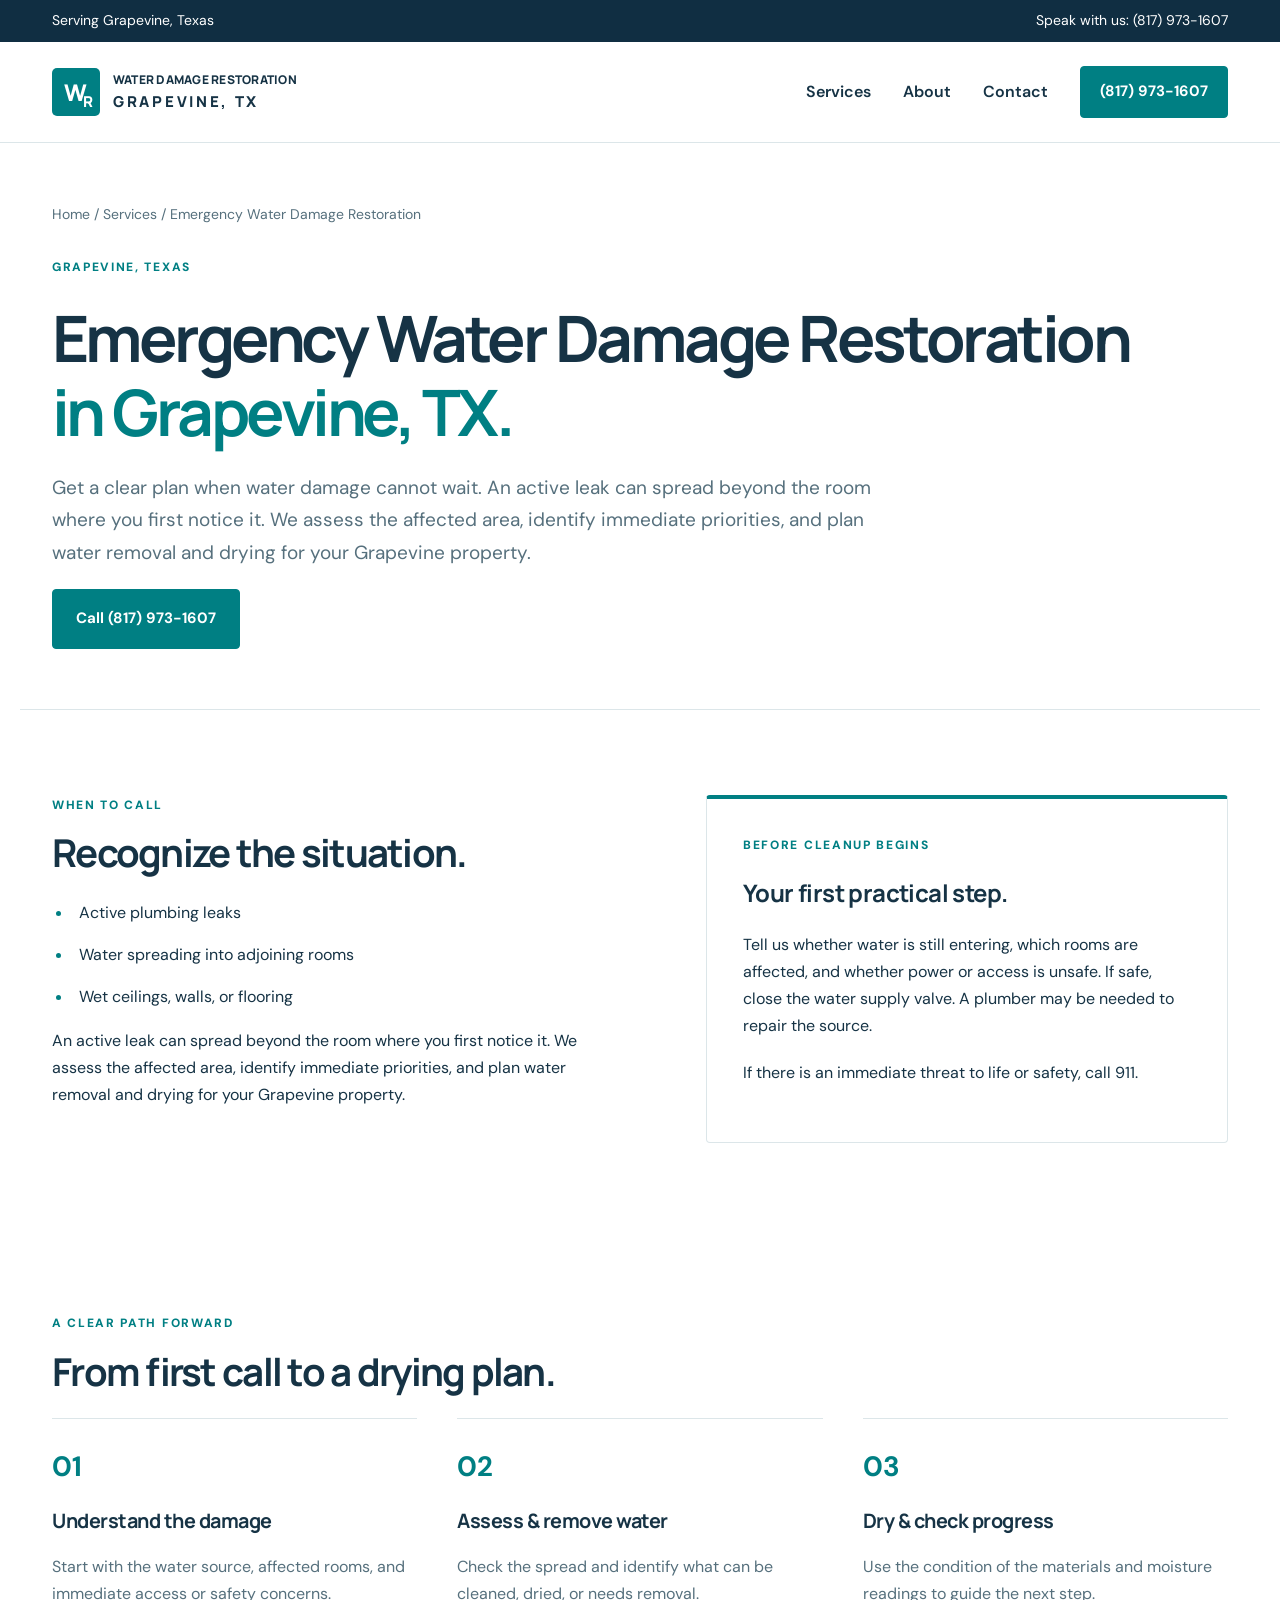
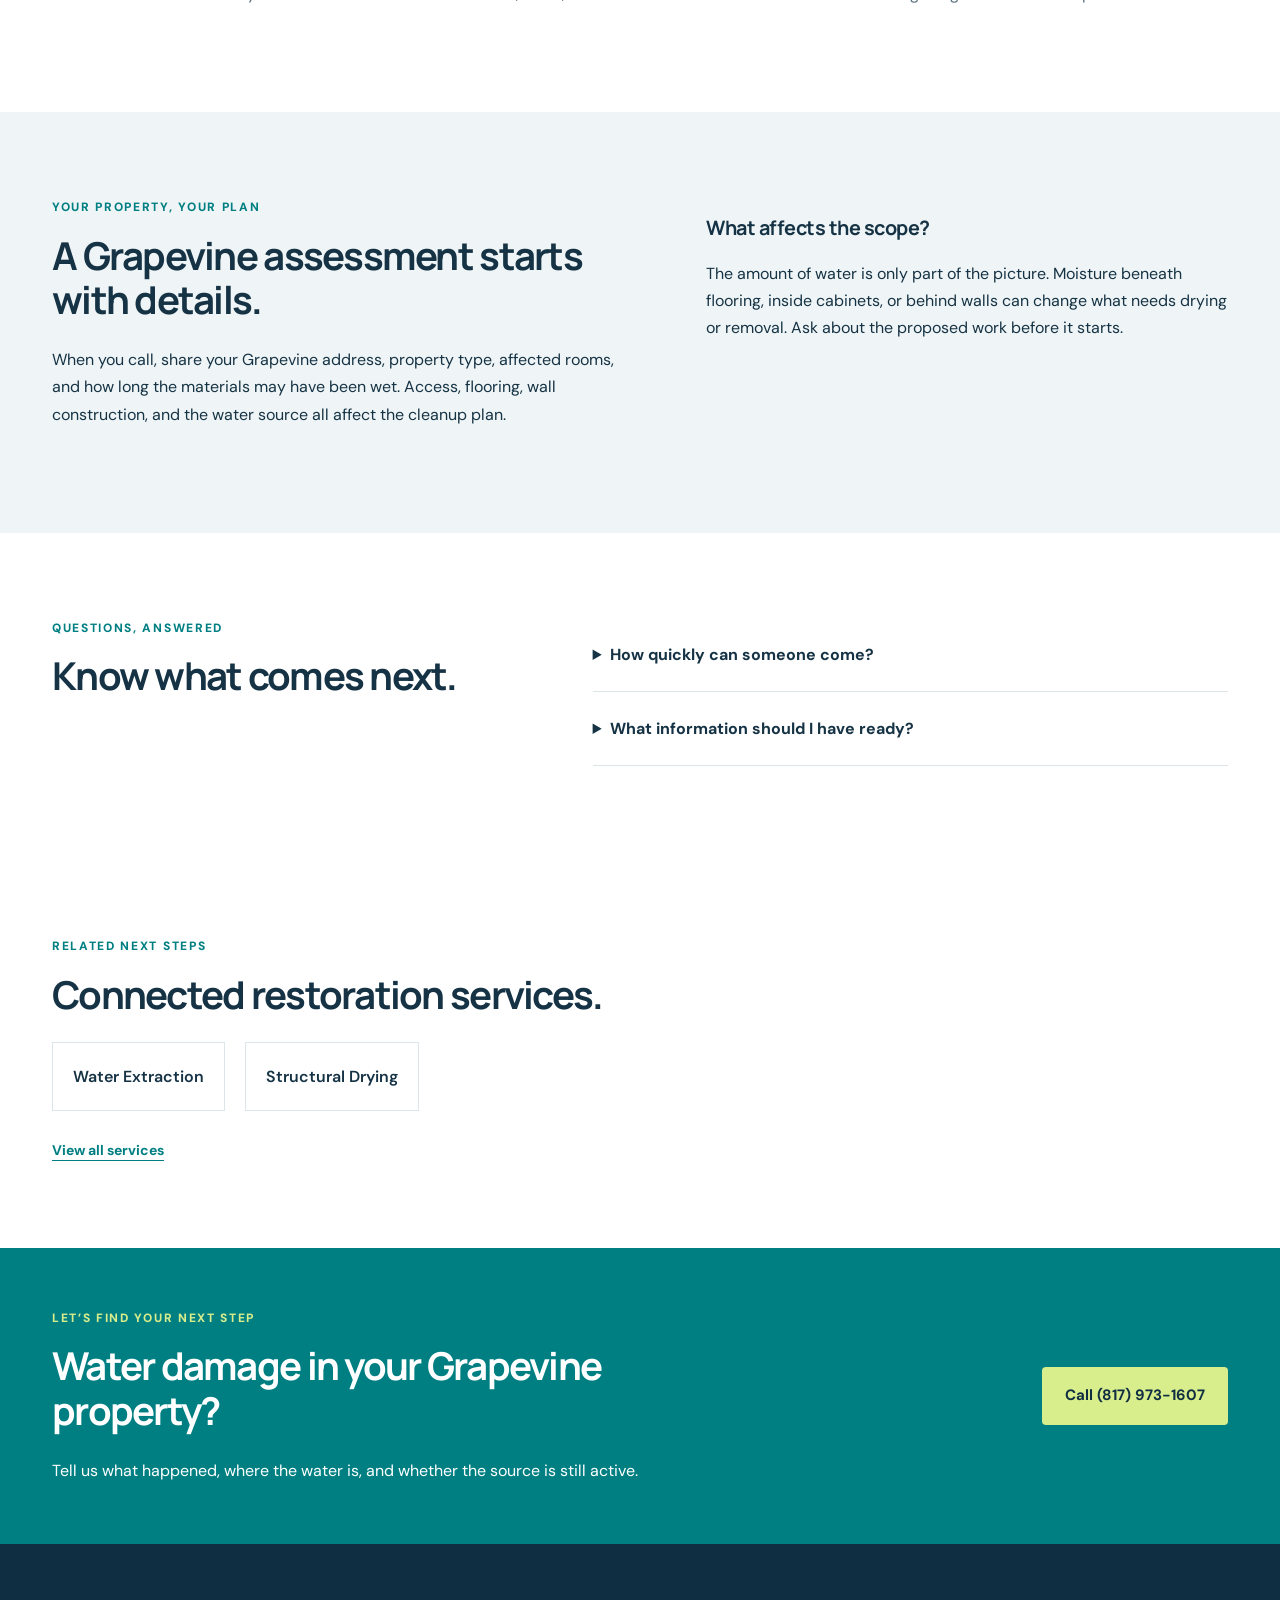
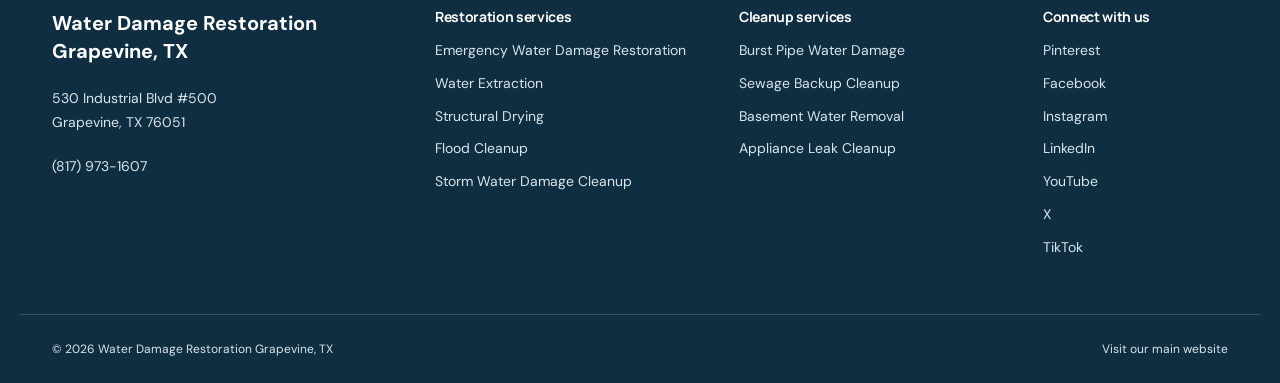
<file: services/emergency-water-damage-restoration/index.html>
<!doctype html><html lang="en"><head><meta charset="utf-8"><meta name="viewport" content="width=device-width,initial-scale=1"><title>Emergency Water Damage Restoration in Grapevine, TX</title><meta name="description" content="Emergency Water Damage Restoration for Grapevine properties. Understand cleanup, drying, and what to do first. Call (817) 973-1607."><link rel="canonical" href="https://grapevine-water-restoration.safe-alder-9807.chatgpt.site/services/emergency-water-damage-restoration/"><meta property="og:title" content="Emergency Water Damage Restoration in Grapevine, TX"><meta property="og:description" content="Emergency Water Damage Restoration for Grapevine properties. Understand cleanup, drying, and what to do first. Call (817) 973-1607."><meta property="og:url" content="https://grapevine-water-restoration.safe-alder-9807.chatgpt.site/services/emergency-water-damage-restoration/"><meta property="og:type" content="website"><meta name="theme-color" content="#102e42"><link rel="icon" href="../../favicon.svg" type="image/svg+xml"><link rel="stylesheet" href="../../assets/style.css"><script type="application/ld+json">[{"@context": "https://schema.org", "@type": "LocalBusiness", "@id": "https://grapevine-water-restoration.safe-alder-9807.chatgpt.site/#business", "name": "Water Damage Restoration Grapevine, TX", "url": "https://grapevine-water-restoration.safe-alder-9807.chatgpt.site/", "telephone": "+18179731607", "address": {"@type": "PostalAddress", "streetAddress": "530 Industrial Blvd #500", "addressLocality": "Grapevine", "addressRegion": "TX", "postalCode": "76051", "addressCountry": "US"}, "areaServed": {"@type": "City", "name": "Grapevine, Texas"}, "sameAs": ["https://www.pinterest.com/waterrestorationgrapevine/", "https://www.facebook.com/waterrestorationgrapevine/", "https://www.instagram.com/waterrestorationgrapevine/", "https://www.linkedin.com/in/waterrestorationgrapevine/", "https://www.youtube.com/@waterrestorationgrapevine", "https://x.com/wdrgrapevine", "https://www.tiktok.com/@wdrgrapevine", "https://waterdamagerestorationgrapevine.com/"]}, {"@context": "https://schema.org", "@type": "Service", "name": "Emergency Water Damage Restoration", "serviceType": "Emergency Water Damage Restoration", "areaServed": "Grapevine, TX", "provider": {"@id": "https://grapevine-water-restoration.safe-alder-9807.chatgpt.site/#business"}, "url": "https://grapevine-water-restoration.safe-alder-9807.chatgpt.site/services/emergency-water-damage-restoration/"}, {"@context": "https://schema.org", "@type": "BreadcrumbList", "itemListElement": [{"@type": "ListItem", "position": 1, "name": "Home", "item": "https://grapevine-water-restoration.safe-alder-9807.chatgpt.site/"}, {"@type": "ListItem", "position": 2, "name": "Services", "item": "https://grapevine-water-restoration.safe-alder-9807.chatgpt.site/services/"}, {"@type": "ListItem", "position": 3, "name": "Emergency Water Damage Restoration", "item": "https://grapevine-water-restoration.safe-alder-9807.chatgpt.site/services/emergency-water-damage-restoration/"}]}]</script><script src="../../assets/site.js" defer></script></head><body><a class="skip" href="#main">Skip to content</a><div class="topbar"><div class="wrap">Serving Grapevine, Texas <a href="tel:+18179731607">Speak with us: (817) 973-1607</a></div></div><header><div class="wrap nav"><a class="brand" href="../../index.html" aria-label="Water Damage Restoration Grapevine home"><span class="brand-mark">W<span>R</span></span><span>WATER DAMAGE RESTORATION<small>GRAPEVINE, TX</small></span></a><button class="menu-toggle" aria-expanded="false" aria-controls="navigation">Menu</button><nav id="navigation"><a href="../index.html">Services</a><a href="../../about/index.html">About</a><a href="../../contact/index.html">Contact</a><a class="button small" href="tel:+18179731607">(817) 973-1607</a></nav></div></header><main id="main"><section class="page-hero wrap"><div class="breadcrumb"><a href="../../index.html">Home</a> / <a href="../index.html">Services</a> / Emergency Water Damage Restoration</div><span class="eyebrow">GRAPEVINE, TEXAS</span><h1>Emergency Water Damage Restoration<br><em>in Grapevine, TX.</em></h1><p>Get a clear plan when water damage cannot wait. An active leak can spread beyond the room where you first notice it. We assess the affected area, identify immediate priorities, and plan water removal and drying for your Grapevine property.</p><a class="button" href="tel:+18179731607">Call (817) 973-1607</a></section><section class="section wrap split"><div><span class="eyebrow">WHEN TO CALL</span><h2>Recognize the situation.</h2><ul class="check-list"><li>Active plumbing leaks</li><li>Water spreading into adjoining rooms</li><li>Wet ceilings, walls, or flooring</li></ul><p>An active leak can spread beyond the room where you first notice it. We assess the affected area, identify immediate priorities, and plan water removal and drying for your Grapevine property.</p></div><aside class="resource"><span class="eyebrow">BEFORE CLEANUP BEGINS</span><h3>Your first practical step.</h3><p>Tell us whether water is still entering, which rooms are affected, and whether power or access is unsafe. If safe, close the water supply valve. A plumber may be needed to repair the source.</p><p>If there is an immediate threat to life or safety, call 911.</p></aside></section><section class="section wrap"><div class="section-heading"><span class="eyebrow">A CLEAR PATH FORWARD</span><h2>From first call to a drying plan.</h2></div><div class="process"><article><span class="step">01</span><h3>Understand the damage</h3><p>Start with the water source, affected rooms, and immediate access or safety concerns.</p></article><article><span class="step">02</span><h3>Assess & remove water</h3><p>Check the spread and identify what can be cleaned, dried, or needs removal.</p></article><article><span class="step">03</span><h3>Dry & check progress</h3><p>Use the condition of the materials and moisture readings to guide the next step.</p></article></div></section><section class="section local-section"><div class="wrap split"><div><span class="eyebrow">YOUR PROPERTY, YOUR PLAN</span><h2>A Grapevine assessment starts with details.</h2><p>When you call, share your Grapevine address, property type, affected rooms, and how long the materials may have been wet. Access, flooring, wall construction, and the water source all affect the cleanup plan.</p></div><div><h3>What affects the scope?</h3><p>The amount of water is only part of the picture. Moisture beneath flooring, inside cabinets, or behind walls can change what needs drying or removal. Ask about the proposed work before it starts.</p></div></div></section><section class="section wrap faq"><div><span class="eyebrow">QUESTIONS, ANSWERED</span><h2>Know what comes next.</h2></div><div><details><summary>How quickly can someone come?</summary><p>Call to confirm current availability and access conditions. We do not quote an arrival time before understanding your location and situation.</p></details><details><summary>What information should I have ready?</summary><p>Your address, water source if known, the affected rooms, and any access or electrical concerns. Photos can help explain the situation, but a full scope may need an on-site assessment.</p></details></div></section><section class="section wrap"><span class="eyebrow">RELATED NEXT STEPS</span><h2>Connected restoration services.</h2><div class="related"><a href="../water-extraction/index.html">Water Extraction</a><a href="../structural-drying/index.html">Structural Drying</a></div><a class="text-link" href="../index.html">View all services</a></section><section class="cta"><div class="wrap"><div><span class="eyebrow">LET’S FIND YOUR NEXT STEP</span><h2>Water damage in your Grapevine property?</h2><p>Tell us what happened, where the water is, and whether the source is still active.</p></div><a class="button" href="tel:+18179731607">Call (817) 973-1607</a></div></section></main><footer><div class="wrap footer-grid"><div><a class="footer-brand" href="../../index.html">Water Damage Restoration<br>Grapevine, TX</a><p>530 Industrial Blvd #500<br>Grapevine, TX 76051</p><a href="tel:+18179731607">(817) 973-1607</a></div><div><h3>Restoration services</h3><a href="index.html">Emergency Water Damage Restoration</a><a href="../water-extraction/index.html">Water Extraction</a><a href="../structural-drying/index.html">Structural Drying</a><a href="../flood-cleanup/index.html">Flood Cleanup</a><a href="../storm-water-damage-cleanup/index.html">Storm Water Damage Cleanup</a></div><div><h3>Cleanup services</h3><a href="../burst-pipe-water-damage/index.html">Burst Pipe Water Damage</a><a href="../sewage-backup-cleanup/index.html">Sewage Backup Cleanup</a><a href="../basement-water-removal/index.html">Basement Water Removal</a><a href="../appliance-leak-cleanup/index.html">Appliance Leak Cleanup</a></div><div><h3>Connect with us</h3><a href="https://www.pinterest.com/waterrestorationgrapevine/" target="_blank" rel="noopener noreferrer">Pinterest</a><a href="https://www.facebook.com/waterrestorationgrapevine/" target="_blank" rel="noopener noreferrer">Facebook</a><a href="https://www.instagram.com/waterrestorationgrapevine/" target="_blank" rel="noopener noreferrer">Instagram</a><a href="https://www.linkedin.com/in/waterrestorationgrapevine/" target="_blank" rel="noopener noreferrer">LinkedIn</a><a href="https://www.youtube.com/@waterrestorationgrapevine" target="_blank" rel="noopener noreferrer">YouTube</a><a href="https://x.com/wdrgrapevine" target="_blank" rel="noopener noreferrer">X</a><a href="https://www.tiktok.com/@wdrgrapevine" target="_blank" rel="noopener noreferrer">TikTok</a></div></div><div class="wrap footer-bottom"><span>© 2026 Water Damage Restoration Grapevine, TX</span><a href="https://waterdamagerestorationgrapevine.com/">Visit our main website</a></div></footer><a class="mobile-call" href="tel:+18179731607">Call (817) 973-1607</a></body></html>
</file>
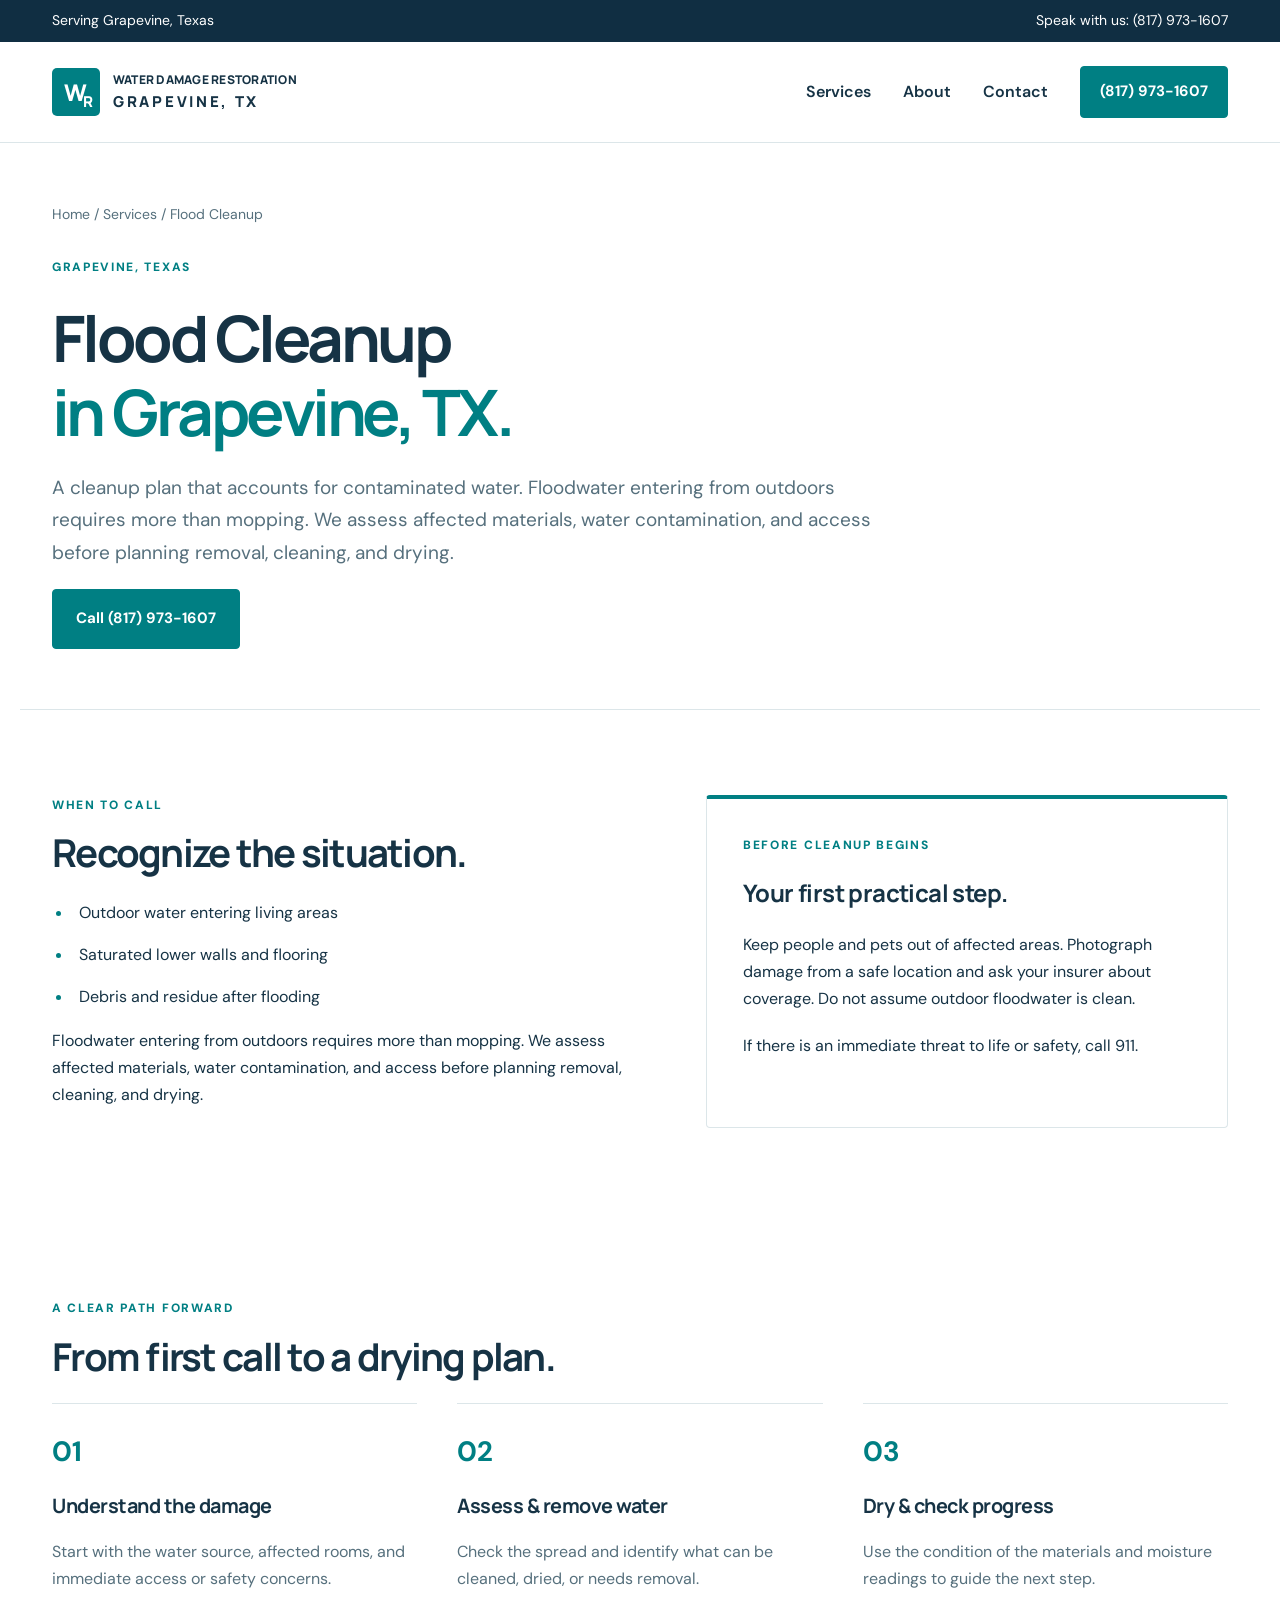
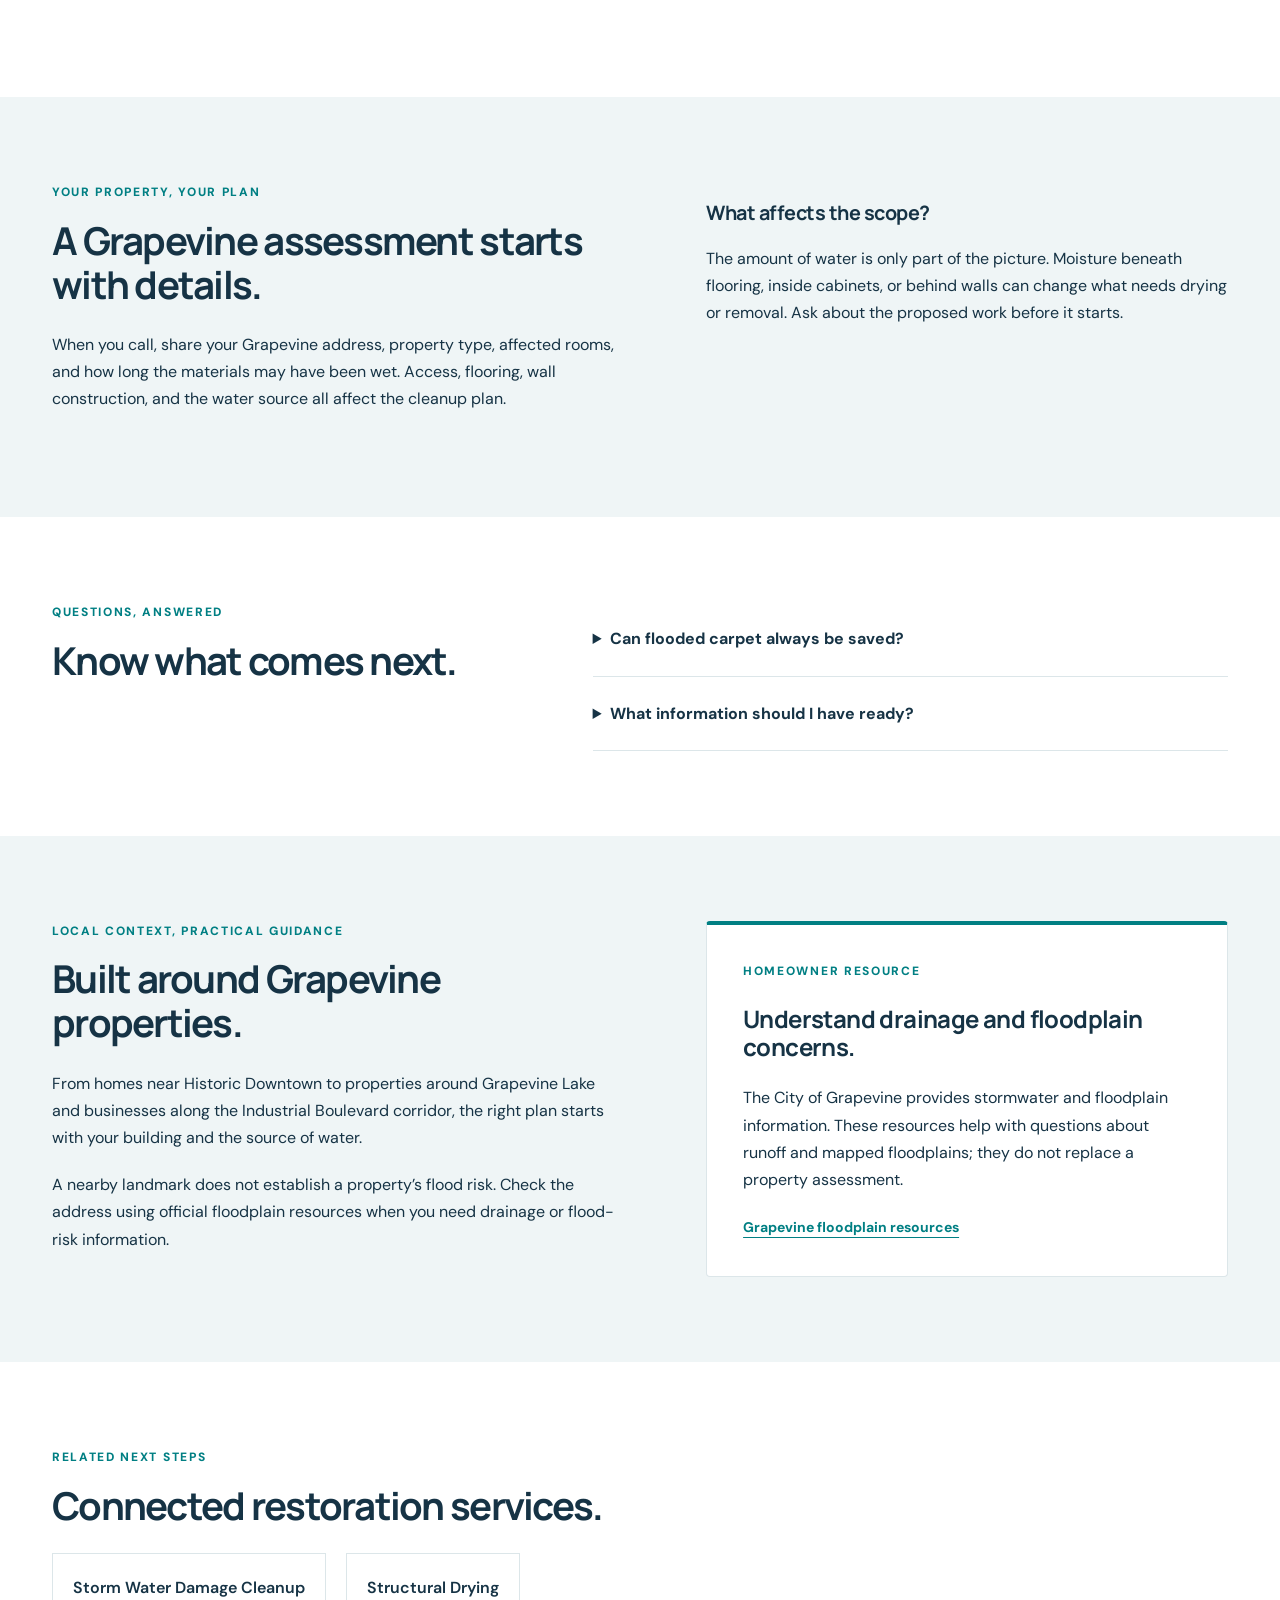
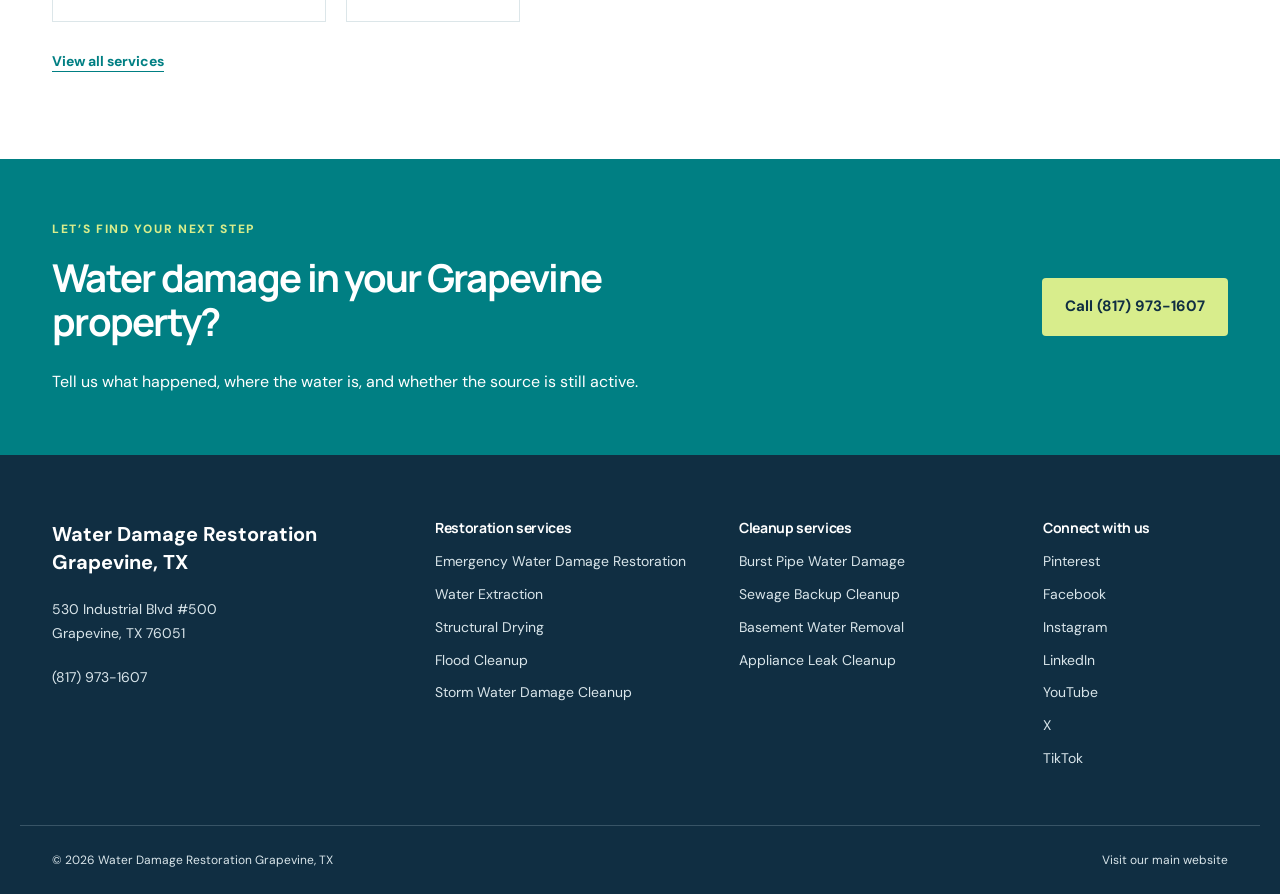
<file: services/flood-cleanup/index.html>
<!doctype html><html lang="en"><head><meta charset="utf-8"><meta name="viewport" content="width=device-width,initial-scale=1"><title>Flood Cleanup in Grapevine, TX</title><meta name="description" content="Flood Cleanup for Grapevine properties. Understand cleanup, drying, and what to do first. Call (817) 973-1607."><link rel="canonical" href="https://grapevine-water-restoration.safe-alder-9807.chatgpt.site/services/flood-cleanup/"><meta property="og:title" content="Flood Cleanup in Grapevine, TX"><meta property="og:description" content="Flood Cleanup for Grapevine properties. Understand cleanup, drying, and what to do first. Call (817) 973-1607."><meta property="og:url" content="https://grapevine-water-restoration.safe-alder-9807.chatgpt.site/services/flood-cleanup/"><meta property="og:type" content="website"><meta name="theme-color" content="#102e42"><link rel="icon" href="../../favicon.svg" type="image/svg+xml"><link rel="stylesheet" href="../../assets/style.css"><script type="application/ld+json">[{"@context": "https://schema.org", "@type": "LocalBusiness", "@id": "https://grapevine-water-restoration.safe-alder-9807.chatgpt.site/#business", "name": "Water Damage Restoration Grapevine, TX", "url": "https://grapevine-water-restoration.safe-alder-9807.chatgpt.site/", "telephone": "+18179731607", "address": {"@type": "PostalAddress", "streetAddress": "530 Industrial Blvd #500", "addressLocality": "Grapevine", "addressRegion": "TX", "postalCode": "76051", "addressCountry": "US"}, "areaServed": {"@type": "City", "name": "Grapevine, Texas"}, "sameAs": ["https://www.pinterest.com/waterrestorationgrapevine/", "https://www.facebook.com/waterrestorationgrapevine/", "https://www.instagram.com/waterrestorationgrapevine/", "https://www.linkedin.com/in/waterrestorationgrapevine/", "https://www.youtube.com/@waterrestorationgrapevine", "https://x.com/wdrgrapevine", "https://www.tiktok.com/@wdrgrapevine", "https://waterdamagerestorationgrapevine.com/"]}, {"@context": "https://schema.org", "@type": "Service", "name": "Flood Cleanup", "serviceType": "Flood Cleanup", "areaServed": "Grapevine, TX", "provider": {"@id": "https://grapevine-water-restoration.safe-alder-9807.chatgpt.site/#business"}, "url": "https://grapevine-water-restoration.safe-alder-9807.chatgpt.site/services/flood-cleanup/"}, {"@context": "https://schema.org", "@type": "BreadcrumbList", "itemListElement": [{"@type": "ListItem", "position": 1, "name": "Home", "item": "https://grapevine-water-restoration.safe-alder-9807.chatgpt.site/"}, {"@type": "ListItem", "position": 2, "name": "Services", "item": "https://grapevine-water-restoration.safe-alder-9807.chatgpt.site/services/"}, {"@type": "ListItem", "position": 3, "name": "Flood Cleanup", "item": "https://grapevine-water-restoration.safe-alder-9807.chatgpt.site/services/flood-cleanup/"}]}]</script><script src="../../assets/site.js" defer></script></head><body><a class="skip" href="#main">Skip to content</a><div class="topbar"><div class="wrap">Serving Grapevine, Texas <a href="tel:+18179731607">Speak with us: (817) 973-1607</a></div></div><header><div class="wrap nav"><a class="brand" href="../../index.html" aria-label="Water Damage Restoration Grapevine home"><span class="brand-mark">W<span>R</span></span><span>WATER DAMAGE RESTORATION<small>GRAPEVINE, TX</small></span></a><button class="menu-toggle" aria-expanded="false" aria-controls="navigation">Menu</button><nav id="navigation"><a href="../index.html">Services</a><a href="../../about/index.html">About</a><a href="../../contact/index.html">Contact</a><a class="button small" href="tel:+18179731607">(817) 973-1607</a></nav></div></header><main id="main"><section class="page-hero wrap"><div class="breadcrumb"><a href="../../index.html">Home</a> / <a href="../index.html">Services</a> / Flood Cleanup</div><span class="eyebrow">GRAPEVINE, TEXAS</span><h1>Flood Cleanup<br><em>in Grapevine, TX.</em></h1><p>A cleanup plan that accounts for contaminated water. Floodwater entering from outdoors requires more than mopping. We assess affected materials, water contamination, and access before planning removal, cleaning, and drying.</p><a class="button" href="tel:+18179731607">Call (817) 973-1607</a></section><section class="section wrap split"><div><span class="eyebrow">WHEN TO CALL</span><h2>Recognize the situation.</h2><ul class="check-list"><li>Outdoor water entering living areas</li><li>Saturated lower walls and flooring</li><li>Debris and residue after flooding</li></ul><p>Floodwater entering from outdoors requires more than mopping. We assess affected materials, water contamination, and access before planning removal, cleaning, and drying.</p></div><aside class="resource"><span class="eyebrow">BEFORE CLEANUP BEGINS</span><h3>Your first practical step.</h3><p>Keep people and pets out of affected areas. Photograph damage from a safe location and ask your insurer about coverage. Do not assume outdoor floodwater is clean.</p><p>If there is an immediate threat to life or safety, call 911.</p></aside></section><section class="section wrap"><div class="section-heading"><span class="eyebrow">A CLEAR PATH FORWARD</span><h2>From first call to a drying plan.</h2></div><div class="process"><article><span class="step">01</span><h3>Understand the damage</h3><p>Start with the water source, affected rooms, and immediate access or safety concerns.</p></article><article><span class="step">02</span><h3>Assess & remove water</h3><p>Check the spread and identify what can be cleaned, dried, or needs removal.</p></article><article><span class="step">03</span><h3>Dry & check progress</h3><p>Use the condition of the materials and moisture readings to guide the next step.</p></article></div></section><section class="section local-section"><div class="wrap split"><div><span class="eyebrow">YOUR PROPERTY, YOUR PLAN</span><h2>A Grapevine assessment starts with details.</h2><p>When you call, share your Grapevine address, property type, affected rooms, and how long the materials may have been wet. Access, flooring, wall construction, and the water source all affect the cleanup plan.</p></div><div><h3>What affects the scope?</h3><p>The amount of water is only part of the picture. Moisture beneath flooring, inside cabinets, or behind walls can change what needs drying or removal. Ask about the proposed work before it starts.</p></div></div></section><section class="section wrap faq"><div><span class="eyebrow">QUESTIONS, ANSWERED</span><h2>Know what comes next.</h2></div><div><details><summary>Can flooded carpet always be saved?</summary><p>No. The water source, contamination, time exposed, and condition of the carpet and padding affect whether removal is necessary. An assessment should come before a salvage decision.</p></details><details><summary>What information should I have ready?</summary><p>Your address, water source if known, the affected rooms, and any access or electrical concerns. Photos can help explain the situation, but a full scope may need an on-site assessment.</p></details></div></section><section class="section local-section"><div class="wrap split"><div><span class="eyebrow">LOCAL CONTEXT, PRACTICAL GUIDANCE</span><h2>Built around Grapevine properties.</h2><p>From homes near Historic Downtown to properties around Grapevine Lake and businesses along the Industrial Boulevard corridor, the right plan starts with your building and the source of water.</p><p>A nearby landmark does not establish a property’s flood risk. Check the address using official floodplain resources when you need drainage or flood-risk information.</p></div><div class="resource"><span class="eyebrow">HOMEOWNER RESOURCE</span><h3>Understand drainage and floodplain concerns.</h3><p>The City of Grapevine provides stormwater and floodplain information. These resources help with questions about runoff and mapped floodplains; they do not replace a property assessment.</p><a class="text-link" href="https://grapevinetexas.gov/679/Floodplain-Administration" target="_blank" rel="noopener">Grapevine floodplain resources</a></div></div></section><section class="section wrap"><span class="eyebrow">RELATED NEXT STEPS</span><h2>Connected restoration services.</h2><div class="related"><a href="../storm-water-damage-cleanup/index.html">Storm Water Damage Cleanup</a><a href="../structural-drying/index.html">Structural Drying</a></div><a class="text-link" href="../index.html">View all services</a></section><section class="cta"><div class="wrap"><div><span class="eyebrow">LET’S FIND YOUR NEXT STEP</span><h2>Water damage in your Grapevine property?</h2><p>Tell us what happened, where the water is, and whether the source is still active.</p></div><a class="button" href="tel:+18179731607">Call (817) 973-1607</a></div></section></main><footer><div class="wrap footer-grid"><div><a class="footer-brand" href="../../index.html">Water Damage Restoration<br>Grapevine, TX</a><p>530 Industrial Blvd #500<br>Grapevine, TX 76051</p><a href="tel:+18179731607">(817) 973-1607</a></div><div><h3>Restoration services</h3><a href="../emergency-water-damage-restoration/index.html">Emergency Water Damage Restoration</a><a href="../water-extraction/index.html">Water Extraction</a><a href="../structural-drying/index.html">Structural Drying</a><a href="index.html">Flood Cleanup</a><a href="../storm-water-damage-cleanup/index.html">Storm Water Damage Cleanup</a></div><div><h3>Cleanup services</h3><a href="../burst-pipe-water-damage/index.html">Burst Pipe Water Damage</a><a href="../sewage-backup-cleanup/index.html">Sewage Backup Cleanup</a><a href="../basement-water-removal/index.html">Basement Water Removal</a><a href="../appliance-leak-cleanup/index.html">Appliance Leak Cleanup</a></div><div><h3>Connect with us</h3><a href="https://www.pinterest.com/waterrestorationgrapevine/" target="_blank" rel="noopener noreferrer">Pinterest</a><a href="https://www.facebook.com/waterrestorationgrapevine/" target="_blank" rel="noopener noreferrer">Facebook</a><a href="https://www.instagram.com/waterrestorationgrapevine/" target="_blank" rel="noopener noreferrer">Instagram</a><a href="https://www.linkedin.com/in/waterrestorationgrapevine/" target="_blank" rel="noopener noreferrer">LinkedIn</a><a href="https://www.youtube.com/@waterrestorationgrapevine" target="_blank" rel="noopener noreferrer">YouTube</a><a href="https://x.com/wdrgrapevine" target="_blank" rel="noopener noreferrer">X</a><a href="https://www.tiktok.com/@wdrgrapevine" target="_blank" rel="noopener noreferrer">TikTok</a></div></div><div class="wrap footer-bottom"><span>© 2026 Water Damage Restoration Grapevine, TX</span><a href="https://waterdamagerestorationgrapevine.com/">Visit our main website</a></div></footer><a class="mobile-call" href="tel:+18179731607">Call (817) 973-1607</a></body></html>
</file>
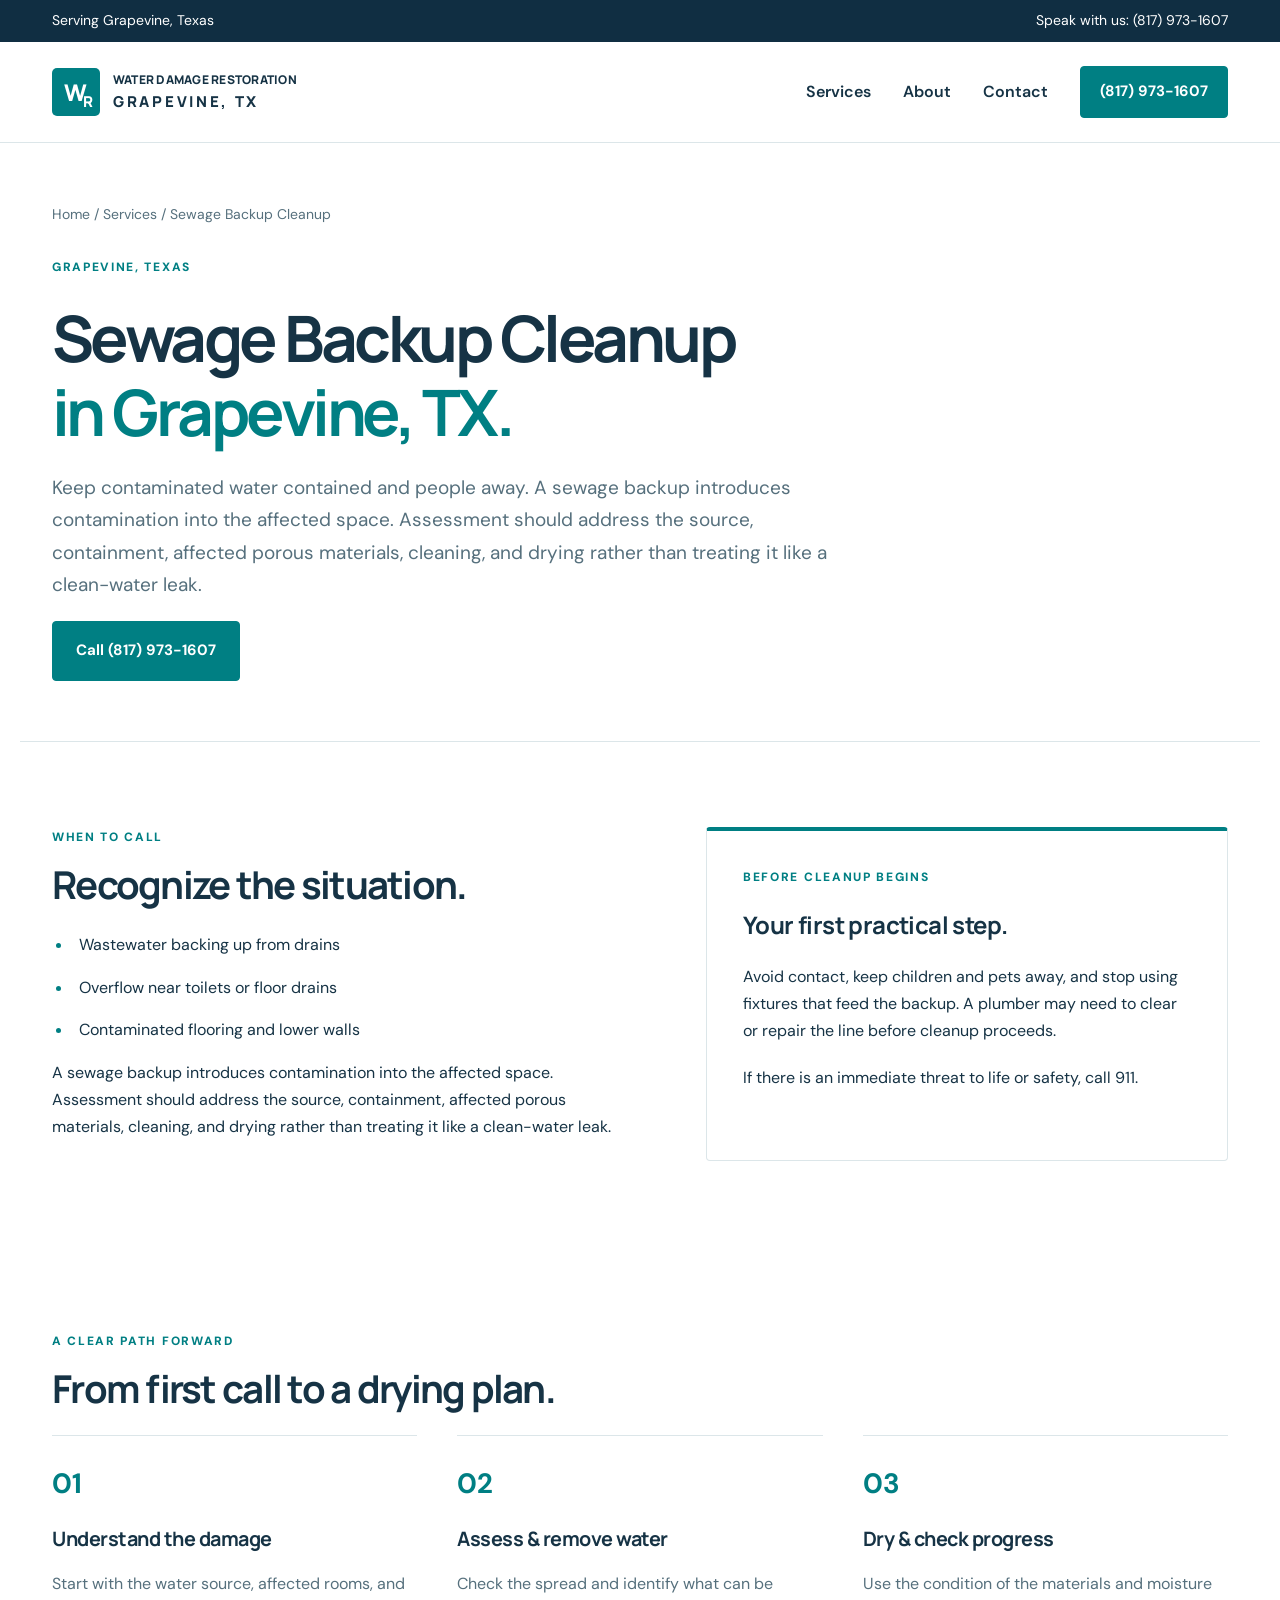
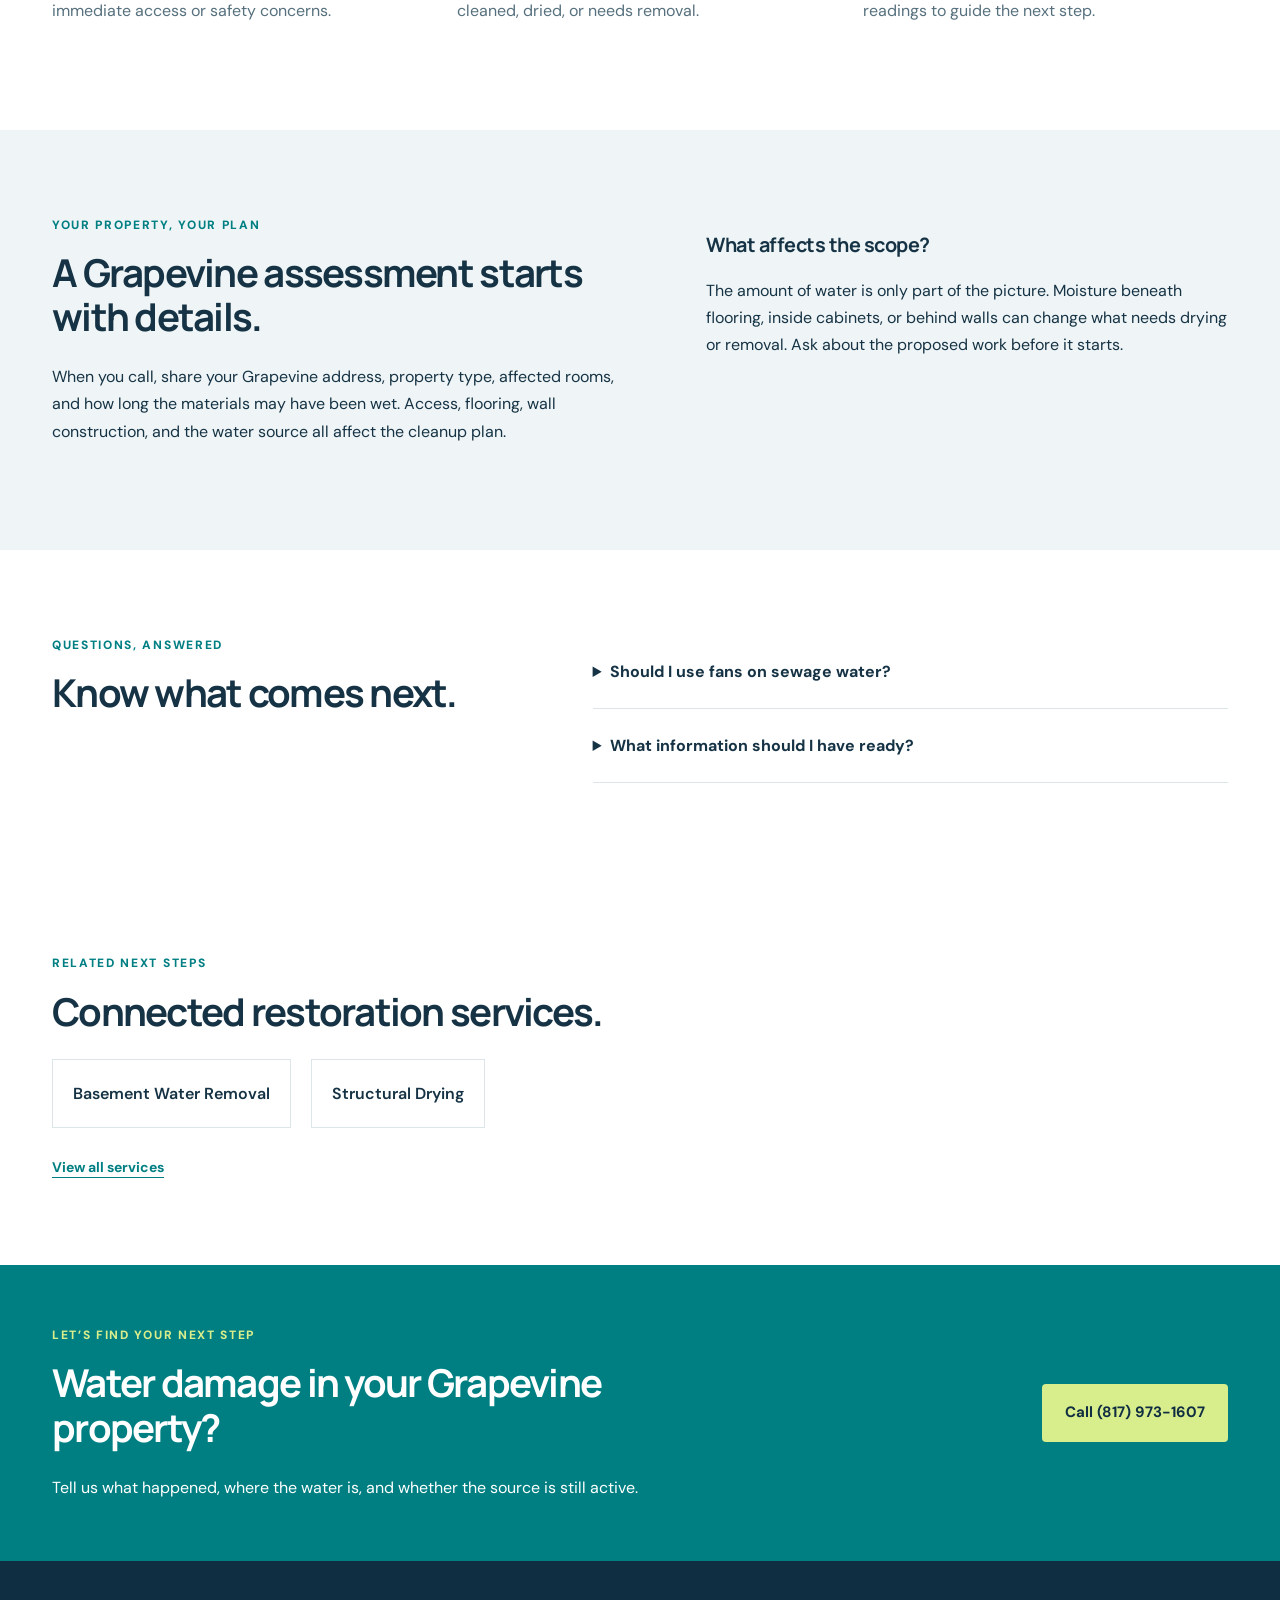
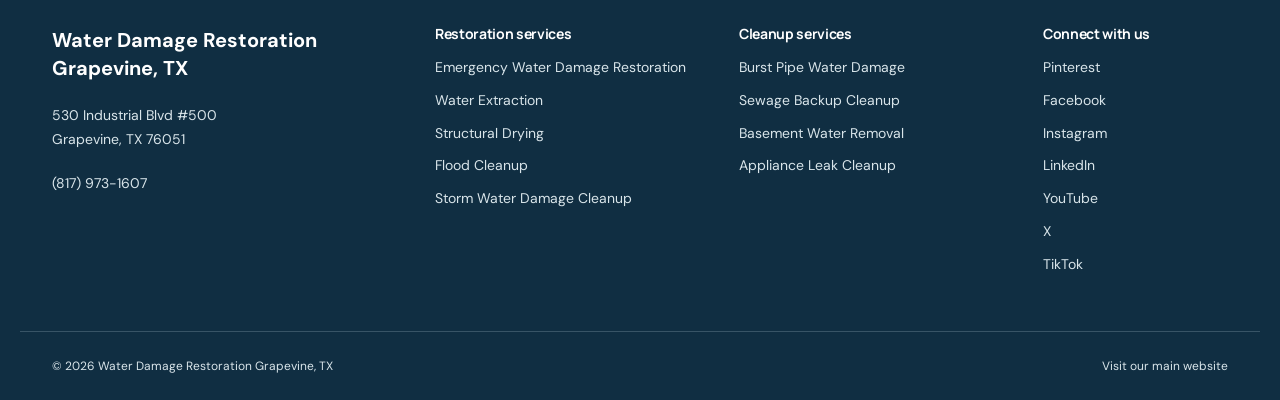
<file: services/sewage-backup-cleanup/index.html>
<!doctype html><html lang="en"><head><meta charset="utf-8"><meta name="viewport" content="width=device-width,initial-scale=1"><title>Sewage Backup Cleanup in Grapevine, TX</title><meta name="description" content="Sewage Backup Cleanup for Grapevine properties. Understand cleanup, drying, and what to do first. Call (817) 973-1607."><link rel="canonical" href="https://grapevine-water-restoration.safe-alder-9807.chatgpt.site/services/sewage-backup-cleanup/"><meta property="og:title" content="Sewage Backup Cleanup in Grapevine, TX"><meta property="og:description" content="Sewage Backup Cleanup for Grapevine properties. Understand cleanup, drying, and what to do first. Call (817) 973-1607."><meta property="og:url" content="https://grapevine-water-restoration.safe-alder-9807.chatgpt.site/services/sewage-backup-cleanup/"><meta property="og:type" content="website"><meta name="theme-color" content="#102e42"><link rel="icon" href="../../favicon.svg" type="image/svg+xml"><link rel="stylesheet" href="../../assets/style.css"><script type="application/ld+json">[{"@context": "https://schema.org", "@type": "LocalBusiness", "@id": "https://grapevine-water-restoration.safe-alder-9807.chatgpt.site/#business", "name": "Water Damage Restoration Grapevine, TX", "url": "https://grapevine-water-restoration.safe-alder-9807.chatgpt.site/", "telephone": "+18179731607", "address": {"@type": "PostalAddress", "streetAddress": "530 Industrial Blvd #500", "addressLocality": "Grapevine", "addressRegion": "TX", "postalCode": "76051", "addressCountry": "US"}, "areaServed": {"@type": "City", "name": "Grapevine, Texas"}, "sameAs": ["https://www.pinterest.com/waterrestorationgrapevine/", "https://www.facebook.com/waterrestorationgrapevine/", "https://www.instagram.com/waterrestorationgrapevine/", "https://www.linkedin.com/in/waterrestorationgrapevine/", "https://www.youtube.com/@waterrestorationgrapevine", "https://x.com/wdrgrapevine", "https://www.tiktok.com/@wdrgrapevine", "https://waterdamagerestorationgrapevine.com/"]}, {"@context": "https://schema.org", "@type": "Service", "name": "Sewage Backup Cleanup", "serviceType": "Sewage Backup Cleanup", "areaServed": "Grapevine, TX", "provider": {"@id": "https://grapevine-water-restoration.safe-alder-9807.chatgpt.site/#business"}, "url": "https://grapevine-water-restoration.safe-alder-9807.chatgpt.site/services/sewage-backup-cleanup/"}, {"@context": "https://schema.org", "@type": "BreadcrumbList", "itemListElement": [{"@type": "ListItem", "position": 1, "name": "Home", "item": "https://grapevine-water-restoration.safe-alder-9807.chatgpt.site/"}, {"@type": "ListItem", "position": 2, "name": "Services", "item": "https://grapevine-water-restoration.safe-alder-9807.chatgpt.site/services/"}, {"@type": "ListItem", "position": 3, "name": "Sewage Backup Cleanup", "item": "https://grapevine-water-restoration.safe-alder-9807.chatgpt.site/services/sewage-backup-cleanup/"}]}]</script><script src="../../assets/site.js" defer></script></head><body><a class="skip" href="#main">Skip to content</a><div class="topbar"><div class="wrap">Serving Grapevine, Texas <a href="tel:+18179731607">Speak with us: (817) 973-1607</a></div></div><header><div class="wrap nav"><a class="brand" href="../../index.html" aria-label="Water Damage Restoration Grapevine home"><span class="brand-mark">W<span>R</span></span><span>WATER DAMAGE RESTORATION<small>GRAPEVINE, TX</small></span></a><button class="menu-toggle" aria-expanded="false" aria-controls="navigation">Menu</button><nav id="navigation"><a href="../index.html">Services</a><a href="../../about/index.html">About</a><a href="../../contact/index.html">Contact</a><a class="button small" href="tel:+18179731607">(817) 973-1607</a></nav></div></header><main id="main"><section class="page-hero wrap"><div class="breadcrumb"><a href="../../index.html">Home</a> / <a href="../index.html">Services</a> / Sewage Backup Cleanup</div><span class="eyebrow">GRAPEVINE, TEXAS</span><h1>Sewage Backup Cleanup<br><em>in Grapevine, TX.</em></h1><p>Keep contaminated water contained and people away. A sewage backup introduces contamination into the affected space. Assessment should address the source, containment, affected porous materials, cleaning, and drying rather than treating it like a clean-water leak.</p><a class="button" href="tel:+18179731607">Call (817) 973-1607</a></section><section class="section wrap split"><div><span class="eyebrow">WHEN TO CALL</span><h2>Recognize the situation.</h2><ul class="check-list"><li>Wastewater backing up from drains</li><li>Overflow near toilets or floor drains</li><li>Contaminated flooring and lower walls</li></ul><p>A sewage backup introduces contamination into the affected space. Assessment should address the source, containment, affected porous materials, cleaning, and drying rather than treating it like a clean-water leak.</p></div><aside class="resource"><span class="eyebrow">BEFORE CLEANUP BEGINS</span><h3>Your first practical step.</h3><p>Avoid contact, keep children and pets away, and stop using fixtures that feed the backup. A plumber may need to clear or repair the line before cleanup proceeds.</p><p>If there is an immediate threat to life or safety, call 911.</p></aside></section><section class="section wrap"><div class="section-heading"><span class="eyebrow">A CLEAR PATH FORWARD</span><h2>From first call to a drying plan.</h2></div><div class="process"><article><span class="step">01</span><h3>Understand the damage</h3><p>Start with the water source, affected rooms, and immediate access or safety concerns.</p></article><article><span class="step">02</span><h3>Assess & remove water</h3><p>Check the spread and identify what can be cleaned, dried, or needs removal.</p></article><article><span class="step">03</span><h3>Dry & check progress</h3><p>Use the condition of the materials and moisture readings to guide the next step.</p></article></div></section><section class="section local-section"><div class="wrap split"><div><span class="eyebrow">YOUR PROPERTY, YOUR PLAN</span><h2>A Grapevine assessment starts with details.</h2><p>When you call, share your Grapevine address, property type, affected rooms, and how long the materials may have been wet. Access, flooring, wall construction, and the water source all affect the cleanup plan.</p></div><div><h3>What affects the scope?</h3><p>The amount of water is only part of the picture. Moisture beneath flooring, inside cabinets, or behind walls can change what needs drying or removal. Ask about the proposed work before it starts.</p></div></div></section><section class="section wrap faq"><div><span class="eyebrow">QUESTIONS, ANSWERED</span><h2>Know what comes next.</h2></div><div><details><summary>Should I use fans on sewage water?</summary><p>Do not use household fans to dry an area containing sewage. Keep the area isolated and get guidance on contamination control before moving air or attempting cleanup.</p></details><details><summary>What information should I have ready?</summary><p>Your address, water source if known, the affected rooms, and any access or electrical concerns. Photos can help explain the situation, but a full scope may need an on-site assessment.</p></details></div></section><section class="section wrap"><span class="eyebrow">RELATED NEXT STEPS</span><h2>Connected restoration services.</h2><div class="related"><a href="../basement-water-removal/index.html">Basement Water Removal</a><a href="../structural-drying/index.html">Structural Drying</a></div><a class="text-link" href="../index.html">View all services</a></section><section class="cta"><div class="wrap"><div><span class="eyebrow">LET’S FIND YOUR NEXT STEP</span><h2>Water damage in your Grapevine property?</h2><p>Tell us what happened, where the water is, and whether the source is still active.</p></div><a class="button" href="tel:+18179731607">Call (817) 973-1607</a></div></section></main><footer><div class="wrap footer-grid"><div><a class="footer-brand" href="../../index.html">Water Damage Restoration<br>Grapevine, TX</a><p>530 Industrial Blvd #500<br>Grapevine, TX 76051</p><a href="tel:+18179731607">(817) 973-1607</a></div><div><h3>Restoration services</h3><a href="../emergency-water-damage-restoration/index.html">Emergency Water Damage Restoration</a><a href="../water-extraction/index.html">Water Extraction</a><a href="../structural-drying/index.html">Structural Drying</a><a href="../flood-cleanup/index.html">Flood Cleanup</a><a href="../storm-water-damage-cleanup/index.html">Storm Water Damage Cleanup</a></div><div><h3>Cleanup services</h3><a href="../burst-pipe-water-damage/index.html">Burst Pipe Water Damage</a><a href="index.html">Sewage Backup Cleanup</a><a href="../basement-water-removal/index.html">Basement Water Removal</a><a href="../appliance-leak-cleanup/index.html">Appliance Leak Cleanup</a></div><div><h3>Connect with us</h3><a href="https://www.pinterest.com/waterrestorationgrapevine/" target="_blank" rel="noopener noreferrer">Pinterest</a><a href="https://www.facebook.com/waterrestorationgrapevine/" target="_blank" rel="noopener noreferrer">Facebook</a><a href="https://www.instagram.com/waterrestorationgrapevine/" target="_blank" rel="noopener noreferrer">Instagram</a><a href="https://www.linkedin.com/in/waterrestorationgrapevine/" target="_blank" rel="noopener noreferrer">LinkedIn</a><a href="https://www.youtube.com/@waterrestorationgrapevine" target="_blank" rel="noopener noreferrer">YouTube</a><a href="https://x.com/wdrgrapevine" target="_blank" rel="noopener noreferrer">X</a><a href="https://www.tiktok.com/@wdrgrapevine" target="_blank" rel="noopener noreferrer">TikTok</a></div></div><div class="wrap footer-bottom"><span>© 2026 Water Damage Restoration Grapevine, TX</span><a href="https://waterdamagerestorationgrapevine.com/">Visit our main website</a></div></footer><a class="mobile-call" href="tel:+18179731607">Call (817) 973-1607</a></body></html>
</file>
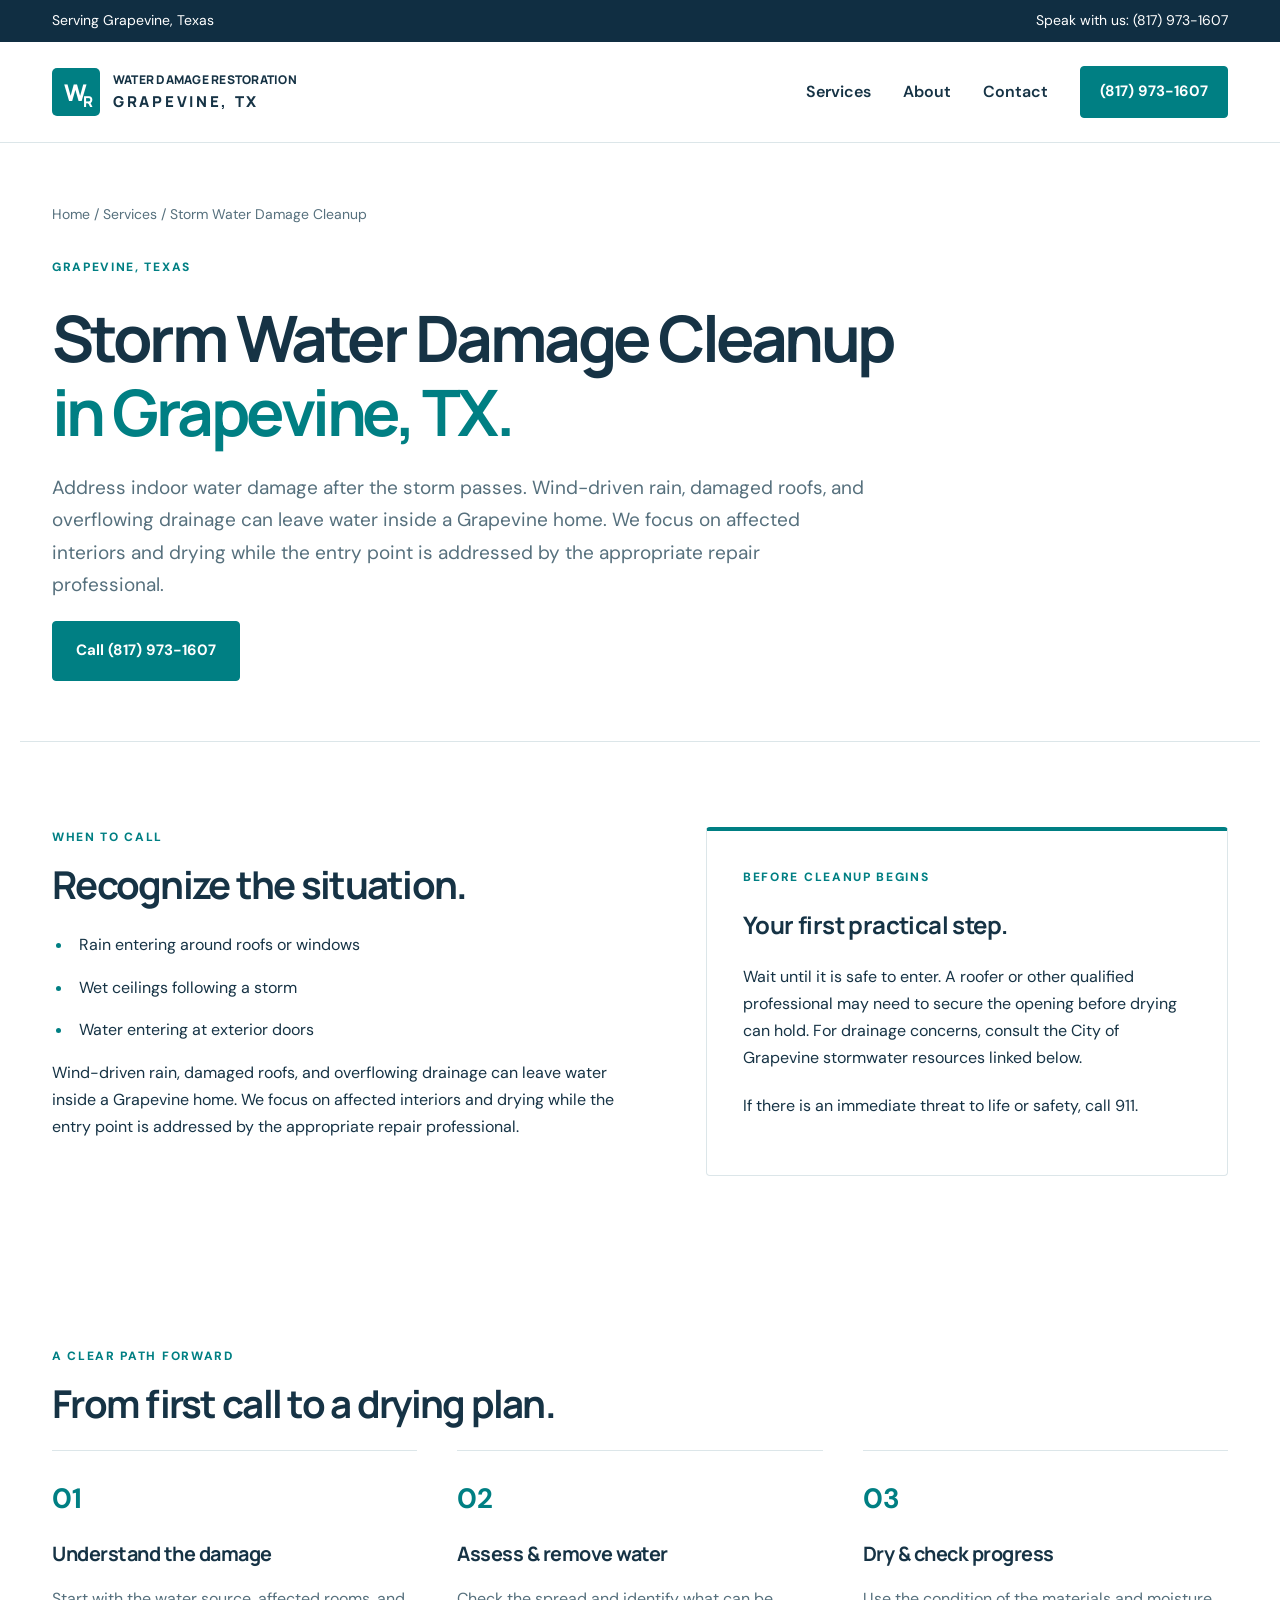
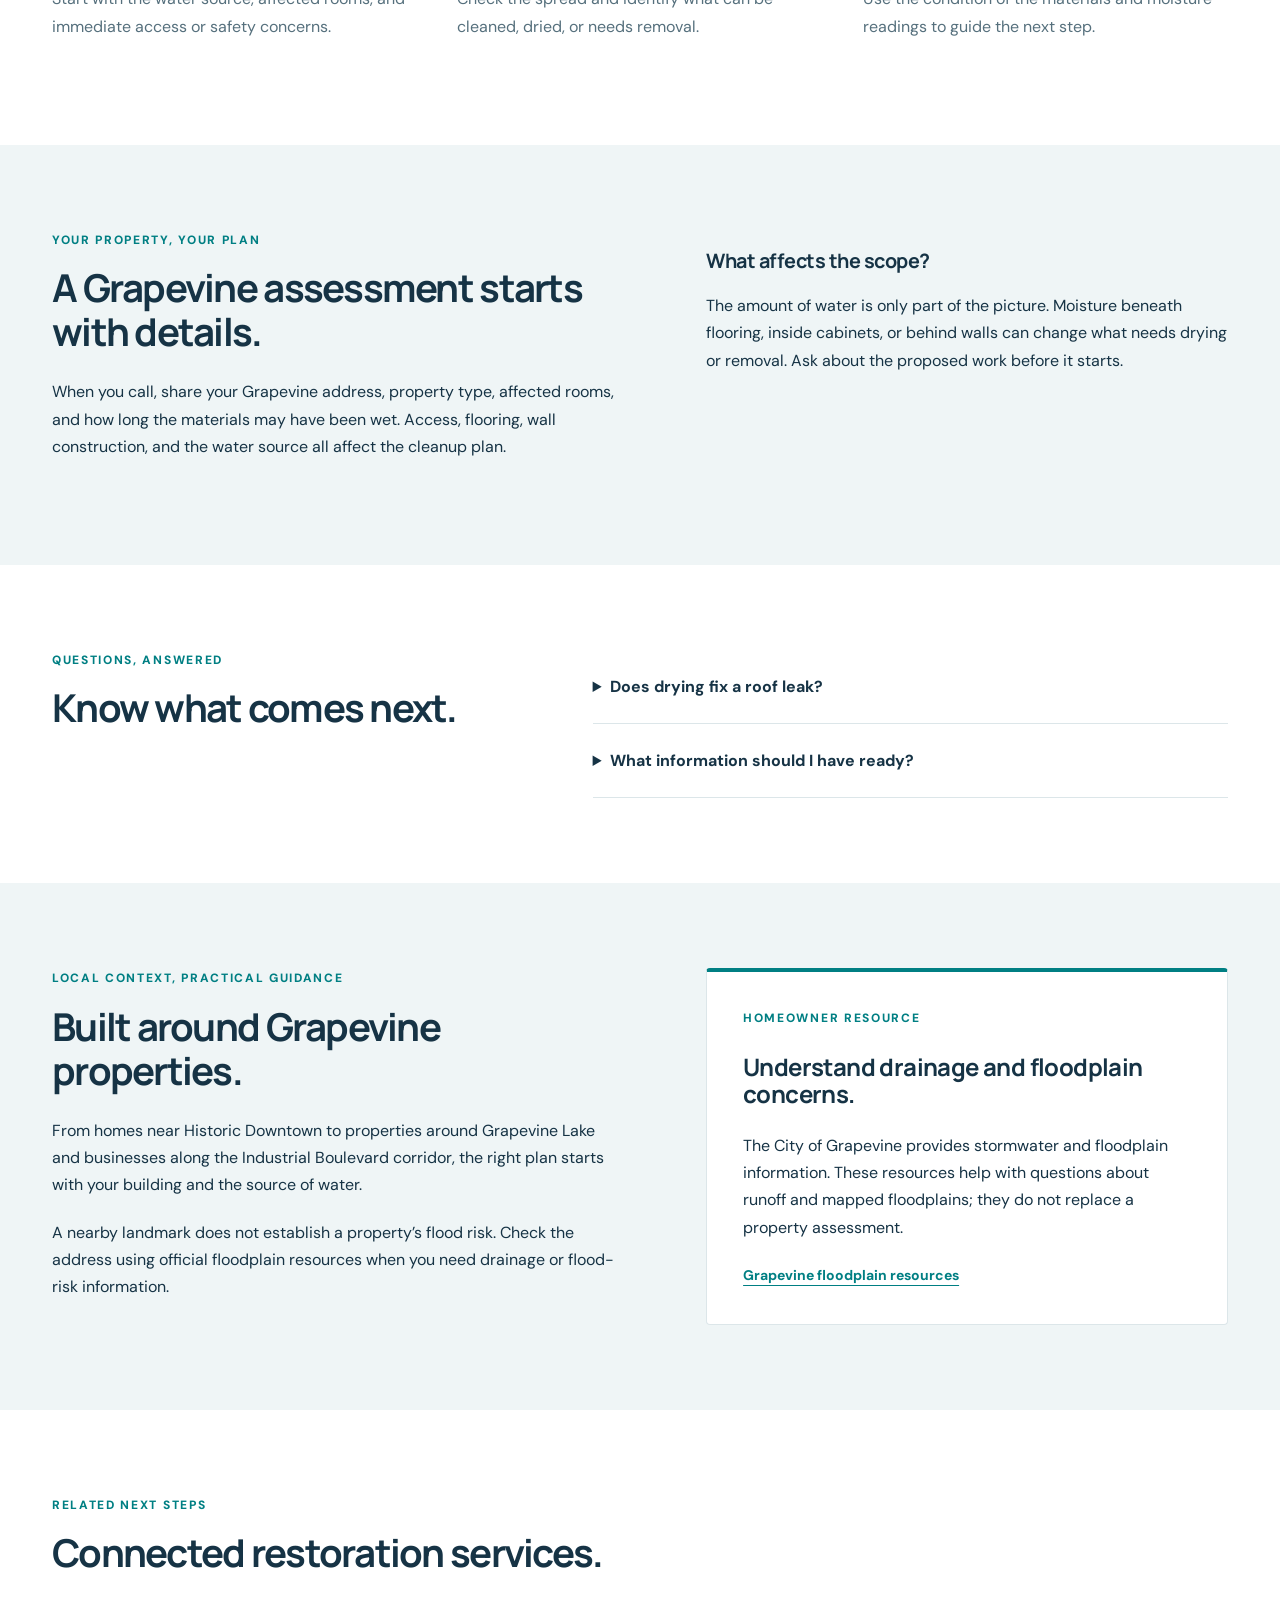
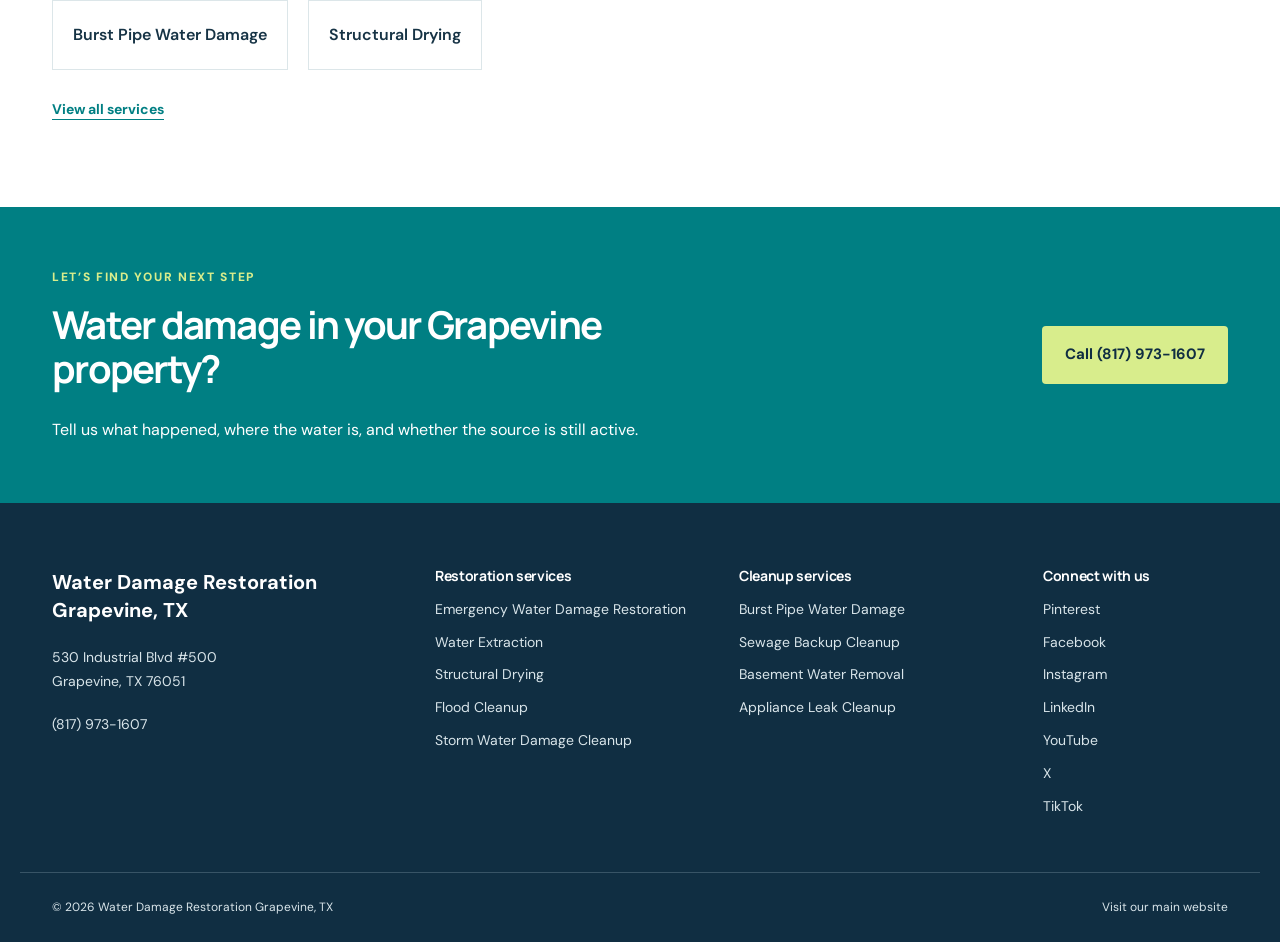
<file: services/storm-water-damage-cleanup/index.html>
<!doctype html><html lang="en"><head><meta charset="utf-8"><meta name="viewport" content="width=device-width,initial-scale=1"><title>Storm Water Damage Cleanup in Grapevine, TX</title><meta name="description" content="Storm Water Damage Cleanup for Grapevine properties. Understand cleanup, drying, and what to do first. Call (817) 973-1607."><link rel="canonical" href="https://grapevine-water-restoration.safe-alder-9807.chatgpt.site/services/storm-water-damage-cleanup/"><meta property="og:title" content="Storm Water Damage Cleanup in Grapevine, TX"><meta property="og:description" content="Storm Water Damage Cleanup for Grapevine properties. Understand cleanup, drying, and what to do first. Call (817) 973-1607."><meta property="og:url" content="https://grapevine-water-restoration.safe-alder-9807.chatgpt.site/services/storm-water-damage-cleanup/"><meta property="og:type" content="website"><meta name="theme-color" content="#102e42"><link rel="icon" href="../../favicon.svg" type="image/svg+xml"><link rel="stylesheet" href="../../assets/style.css"><script type="application/ld+json">[{"@context": "https://schema.org", "@type": "LocalBusiness", "@id": "https://grapevine-water-restoration.safe-alder-9807.chatgpt.site/#business", "name": "Water Damage Restoration Grapevine, TX", "url": "https://grapevine-water-restoration.safe-alder-9807.chatgpt.site/", "telephone": "+18179731607", "address": {"@type": "PostalAddress", "streetAddress": "530 Industrial Blvd #500", "addressLocality": "Grapevine", "addressRegion": "TX", "postalCode": "76051", "addressCountry": "US"}, "areaServed": {"@type": "City", "name": "Grapevine, Texas"}, "sameAs": ["https://www.pinterest.com/waterrestorationgrapevine/", "https://www.facebook.com/waterrestorationgrapevine/", "https://www.instagram.com/waterrestorationgrapevine/", "https://www.linkedin.com/in/waterrestorationgrapevine/", "https://www.youtube.com/@waterrestorationgrapevine", "https://x.com/wdrgrapevine", "https://www.tiktok.com/@wdrgrapevine", "https://waterdamagerestorationgrapevine.com/"]}, {"@context": "https://schema.org", "@type": "Service", "name": "Storm Water Damage Cleanup", "serviceType": "Storm Water Damage Cleanup", "areaServed": "Grapevine, TX", "provider": {"@id": "https://grapevine-water-restoration.safe-alder-9807.chatgpt.site/#business"}, "url": "https://grapevine-water-restoration.safe-alder-9807.chatgpt.site/services/storm-water-damage-cleanup/"}, {"@context": "https://schema.org", "@type": "BreadcrumbList", "itemListElement": [{"@type": "ListItem", "position": 1, "name": "Home", "item": "https://grapevine-water-restoration.safe-alder-9807.chatgpt.site/"}, {"@type": "ListItem", "position": 2, "name": "Services", "item": "https://grapevine-water-restoration.safe-alder-9807.chatgpt.site/services/"}, {"@type": "ListItem", "position": 3, "name": "Storm Water Damage Cleanup", "item": "https://grapevine-water-restoration.safe-alder-9807.chatgpt.site/services/storm-water-damage-cleanup/"}]}]</script><script src="../../assets/site.js" defer></script></head><body><a class="skip" href="#main">Skip to content</a><div class="topbar"><div class="wrap">Serving Grapevine, Texas <a href="tel:+18179731607">Speak with us: (817) 973-1607</a></div></div><header><div class="wrap nav"><a class="brand" href="../../index.html" aria-label="Water Damage Restoration Grapevine home"><span class="brand-mark">W<span>R</span></span><span>WATER DAMAGE RESTORATION<small>GRAPEVINE, TX</small></span></a><button class="menu-toggle" aria-expanded="false" aria-controls="navigation">Menu</button><nav id="navigation"><a href="../index.html">Services</a><a href="../../about/index.html">About</a><a href="../../contact/index.html">Contact</a><a class="button small" href="tel:+18179731607">(817) 973-1607</a></nav></div></header><main id="main"><section class="page-hero wrap"><div class="breadcrumb"><a href="../../index.html">Home</a> / <a href="../index.html">Services</a> / Storm Water Damage Cleanup</div><span class="eyebrow">GRAPEVINE, TEXAS</span><h1>Storm Water Damage Cleanup<br><em>in Grapevine, TX.</em></h1><p>Address indoor water damage after the storm passes. Wind-driven rain, damaged roofs, and overflowing drainage can leave water inside a Grapevine home. We focus on affected interiors and drying while the entry point is addressed by the appropriate repair professional.</p><a class="button" href="tel:+18179731607">Call (817) 973-1607</a></section><section class="section wrap split"><div><span class="eyebrow">WHEN TO CALL</span><h2>Recognize the situation.</h2><ul class="check-list"><li>Rain entering around roofs or windows</li><li>Wet ceilings following a storm</li><li>Water entering at exterior doors</li></ul><p>Wind-driven rain, damaged roofs, and overflowing drainage can leave water inside a Grapevine home. We focus on affected interiors and drying while the entry point is addressed by the appropriate repair professional.</p></div><aside class="resource"><span class="eyebrow">BEFORE CLEANUP BEGINS</span><h3>Your first practical step.</h3><p>Wait until it is safe to enter. A roofer or other qualified professional may need to secure the opening before drying can hold. For drainage concerns, consult the City of Grapevine stormwater resources linked below.</p><p>If there is an immediate threat to life or safety, call 911.</p></aside></section><section class="section wrap"><div class="section-heading"><span class="eyebrow">A CLEAR PATH FORWARD</span><h2>From first call to a drying plan.</h2></div><div class="process"><article><span class="step">01</span><h3>Understand the damage</h3><p>Start with the water source, affected rooms, and immediate access or safety concerns.</p></article><article><span class="step">02</span><h3>Assess & remove water</h3><p>Check the spread and identify what can be cleaned, dried, or needs removal.</p></article><article><span class="step">03</span><h3>Dry & check progress</h3><p>Use the condition of the materials and moisture readings to guide the next step.</p></article></div></section><section class="section local-section"><div class="wrap split"><div><span class="eyebrow">YOUR PROPERTY, YOUR PLAN</span><h2>A Grapevine assessment starts with details.</h2><p>When you call, share your Grapevine address, property type, affected rooms, and how long the materials may have been wet. Access, flooring, wall construction, and the water source all affect the cleanup plan.</p></div><div><h3>What affects the scope?</h3><p>The amount of water is only part of the picture. Moisture beneath flooring, inside cabinets, or behind walls can change what needs drying or removal. Ask about the proposed work before it starts.</p></div></div></section><section class="section wrap faq"><div><span class="eyebrow">QUESTIONS, ANSWERED</span><h2>Know what comes next.</h2></div><div><details><summary>Does drying fix a roof leak?</summary><p>No. Drying addresses the resulting moisture. The roof, window, or drainage problem needs separate correction to prevent water from returning.</p></details><details><summary>What information should I have ready?</summary><p>Your address, water source if known, the affected rooms, and any access or electrical concerns. Photos can help explain the situation, but a full scope may need an on-site assessment.</p></details></div></section><section class="section local-section"><div class="wrap split"><div><span class="eyebrow">LOCAL CONTEXT, PRACTICAL GUIDANCE</span><h2>Built around Grapevine properties.</h2><p>From homes near Historic Downtown to properties around Grapevine Lake and businesses along the Industrial Boulevard corridor, the right plan starts with your building and the source of water.</p><p>A nearby landmark does not establish a property’s flood risk. Check the address using official floodplain resources when you need drainage or flood-risk information.</p></div><div class="resource"><span class="eyebrow">HOMEOWNER RESOURCE</span><h3>Understand drainage and floodplain concerns.</h3><p>The City of Grapevine provides stormwater and floodplain information. These resources help with questions about runoff and mapped floodplains; they do not replace a property assessment.</p><a class="text-link" href="https://grapevinetexas.gov/679/Floodplain-Administration" target="_blank" rel="noopener">Grapevine floodplain resources</a></div></div></section><section class="section wrap"><span class="eyebrow">RELATED NEXT STEPS</span><h2>Connected restoration services.</h2><div class="related"><a href="../burst-pipe-water-damage/index.html">Burst Pipe Water Damage</a><a href="../structural-drying/index.html">Structural Drying</a></div><a class="text-link" href="../index.html">View all services</a></section><section class="cta"><div class="wrap"><div><span class="eyebrow">LET’S FIND YOUR NEXT STEP</span><h2>Water damage in your Grapevine property?</h2><p>Tell us what happened, where the water is, and whether the source is still active.</p></div><a class="button" href="tel:+18179731607">Call (817) 973-1607</a></div></section></main><footer><div class="wrap footer-grid"><div><a class="footer-brand" href="../../index.html">Water Damage Restoration<br>Grapevine, TX</a><p>530 Industrial Blvd #500<br>Grapevine, TX 76051</p><a href="tel:+18179731607">(817) 973-1607</a></div><div><h3>Restoration services</h3><a href="../emergency-water-damage-restoration/index.html">Emergency Water Damage Restoration</a><a href="../water-extraction/index.html">Water Extraction</a><a href="../structural-drying/index.html">Structural Drying</a><a href="../flood-cleanup/index.html">Flood Cleanup</a><a href="index.html">Storm Water Damage Cleanup</a></div><div><h3>Cleanup services</h3><a href="../burst-pipe-water-damage/index.html">Burst Pipe Water Damage</a><a href="../sewage-backup-cleanup/index.html">Sewage Backup Cleanup</a><a href="../basement-water-removal/index.html">Basement Water Removal</a><a href="../appliance-leak-cleanup/index.html">Appliance Leak Cleanup</a></div><div><h3>Connect with us</h3><a href="https://www.pinterest.com/waterrestorationgrapevine/" target="_blank" rel="noopener noreferrer">Pinterest</a><a href="https://www.facebook.com/waterrestorationgrapevine/" target="_blank" rel="noopener noreferrer">Facebook</a><a href="https://www.instagram.com/waterrestorationgrapevine/" target="_blank" rel="noopener noreferrer">Instagram</a><a href="https://www.linkedin.com/in/waterrestorationgrapevine/" target="_blank" rel="noopener noreferrer">LinkedIn</a><a href="https://www.youtube.com/@waterrestorationgrapevine" target="_blank" rel="noopener noreferrer">YouTube</a><a href="https://x.com/wdrgrapevine" target="_blank" rel="noopener noreferrer">X</a><a href="https://www.tiktok.com/@wdrgrapevine" target="_blank" rel="noopener noreferrer">TikTok</a></div></div><div class="wrap footer-bottom"><span>© 2026 Water Damage Restoration Grapevine, TX</span><a href="https://waterdamagerestorationgrapevine.com/">Visit our main website</a></div></footer><a class="mobile-call" href="tel:+18179731607">Call (817) 973-1607</a></body></html>
</file>
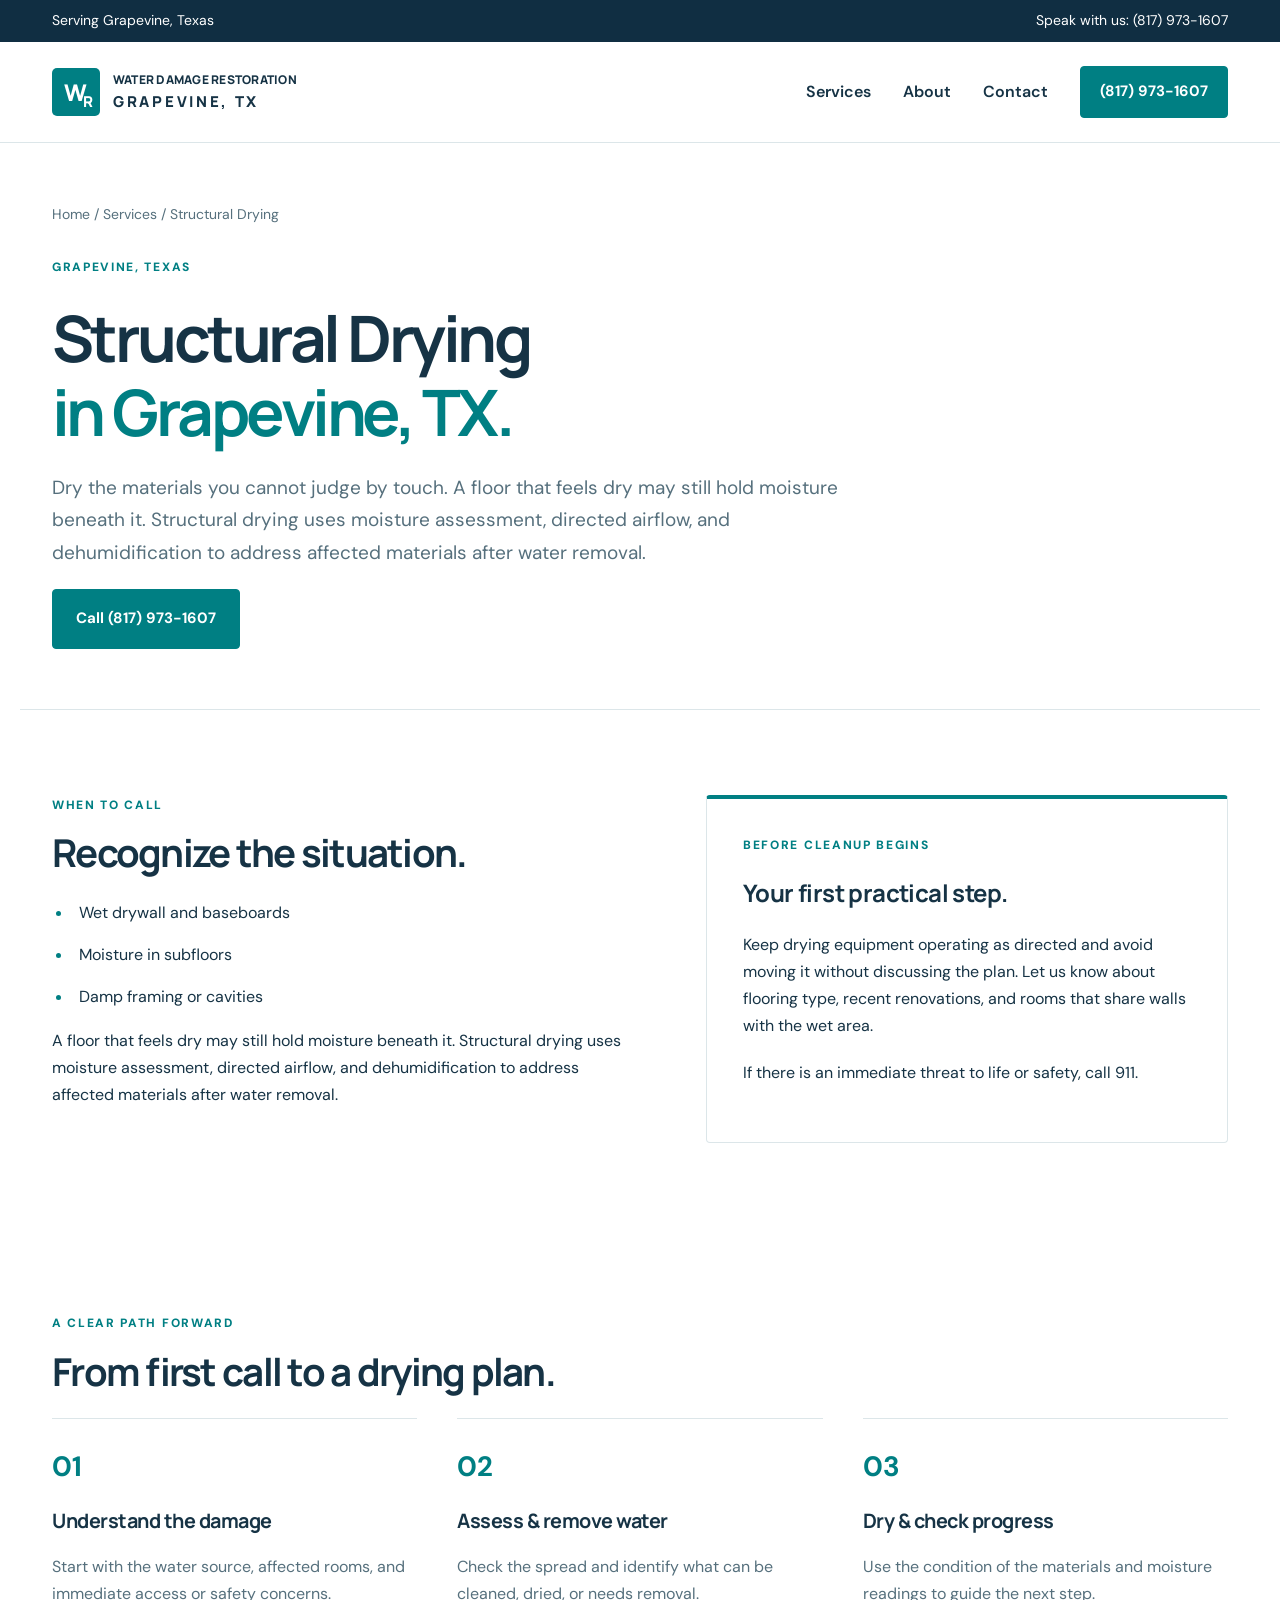
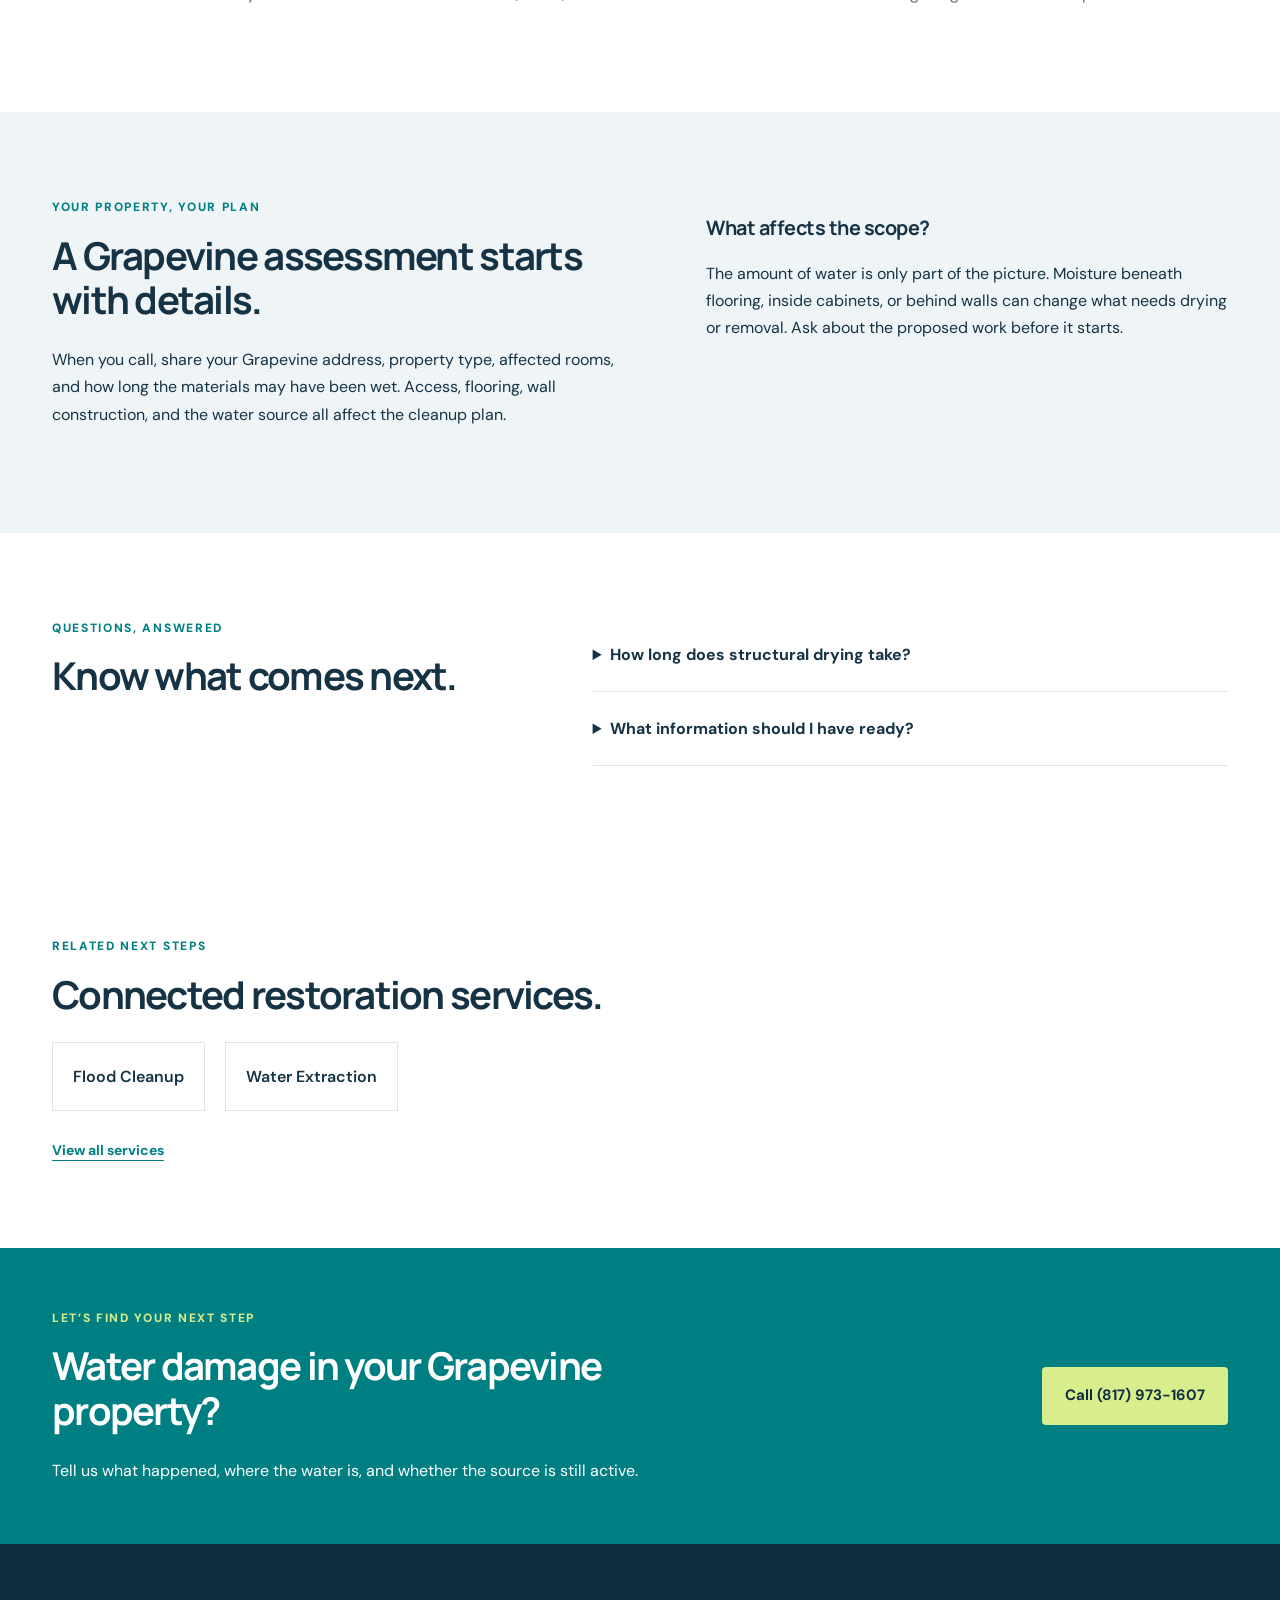
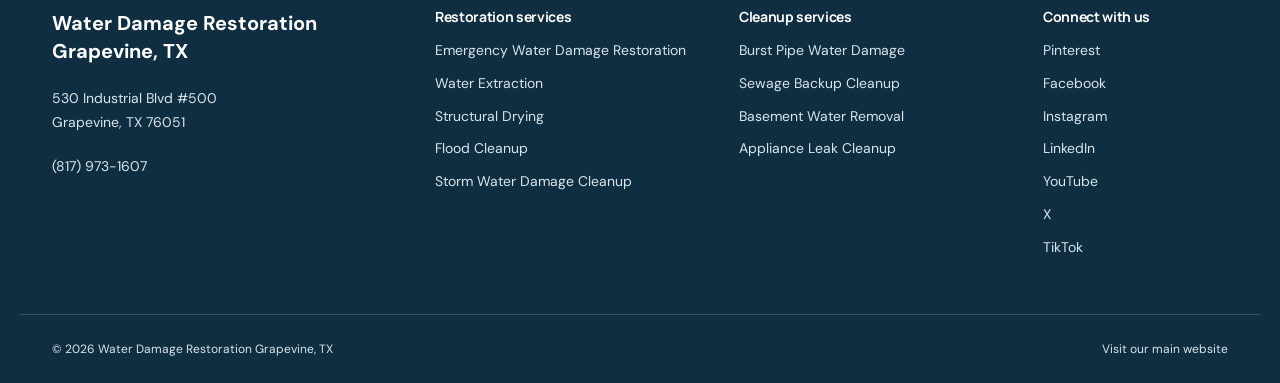
<file: services/structural-drying/index.html>
<!doctype html><html lang="en"><head><meta charset="utf-8"><meta name="viewport" content="width=device-width,initial-scale=1"><title>Structural Drying in Grapevine, TX</title><meta name="description" content="Structural Drying for Grapevine properties. Understand cleanup, drying, and what to do first. Call (817) 973-1607."><link rel="canonical" href="https://grapevine-water-restoration.safe-alder-9807.chatgpt.site/services/structural-drying/"><meta property="og:title" content="Structural Drying in Grapevine, TX"><meta property="og:description" content="Structural Drying for Grapevine properties. Understand cleanup, drying, and what to do first. Call (817) 973-1607."><meta property="og:url" content="https://grapevine-water-restoration.safe-alder-9807.chatgpt.site/services/structural-drying/"><meta property="og:type" content="website"><meta name="theme-color" content="#102e42"><link rel="icon" href="../../favicon.svg" type="image/svg+xml"><link rel="stylesheet" href="../../assets/style.css"><script type="application/ld+json">[{"@context": "https://schema.org", "@type": "LocalBusiness", "@id": "https://grapevine-water-restoration.safe-alder-9807.chatgpt.site/#business", "name": "Water Damage Restoration Grapevine, TX", "url": "https://grapevine-water-restoration.safe-alder-9807.chatgpt.site/", "telephone": "+18179731607", "address": {"@type": "PostalAddress", "streetAddress": "530 Industrial Blvd #500", "addressLocality": "Grapevine", "addressRegion": "TX", "postalCode": "76051", "addressCountry": "US"}, "areaServed": {"@type": "City", "name": "Grapevine, Texas"}, "sameAs": ["https://www.pinterest.com/waterrestorationgrapevine/", "https://www.facebook.com/waterrestorationgrapevine/", "https://www.instagram.com/waterrestorationgrapevine/", "https://www.linkedin.com/in/waterrestorationgrapevine/", "https://www.youtube.com/@waterrestorationgrapevine", "https://x.com/wdrgrapevine", "https://www.tiktok.com/@wdrgrapevine", "https://waterdamagerestorationgrapevine.com/"]}, {"@context": "https://schema.org", "@type": "Service", "name": "Structural Drying", "serviceType": "Structural Drying", "areaServed": "Grapevine, TX", "provider": {"@id": "https://grapevine-water-restoration.safe-alder-9807.chatgpt.site/#business"}, "url": "https://grapevine-water-restoration.safe-alder-9807.chatgpt.site/services/structural-drying/"}, {"@context": "https://schema.org", "@type": "BreadcrumbList", "itemListElement": [{"@type": "ListItem", "position": 1, "name": "Home", "item": "https://grapevine-water-restoration.safe-alder-9807.chatgpt.site/"}, {"@type": "ListItem", "position": 2, "name": "Services", "item": "https://grapevine-water-restoration.safe-alder-9807.chatgpt.site/services/"}, {"@type": "ListItem", "position": 3, "name": "Structural Drying", "item": "https://grapevine-water-restoration.safe-alder-9807.chatgpt.site/services/structural-drying/"}]}]</script><script src="../../assets/site.js" defer></script></head><body><a class="skip" href="#main">Skip to content</a><div class="topbar"><div class="wrap">Serving Grapevine, Texas <a href="tel:+18179731607">Speak with us: (817) 973-1607</a></div></div><header><div class="wrap nav"><a class="brand" href="../../index.html" aria-label="Water Damage Restoration Grapevine home"><span class="brand-mark">W<span>R</span></span><span>WATER DAMAGE RESTORATION<small>GRAPEVINE, TX</small></span></a><button class="menu-toggle" aria-expanded="false" aria-controls="navigation">Menu</button><nav id="navigation"><a href="../index.html">Services</a><a href="../../about/index.html">About</a><a href="../../contact/index.html">Contact</a><a class="button small" href="tel:+18179731607">(817) 973-1607</a></nav></div></header><main id="main"><section class="page-hero wrap"><div class="breadcrumb"><a href="../../index.html">Home</a> / <a href="../index.html">Services</a> / Structural Drying</div><span class="eyebrow">GRAPEVINE, TEXAS</span><h1>Structural Drying<br><em>in Grapevine, TX.</em></h1><p>Dry the materials you cannot judge by touch. A floor that feels dry may still hold moisture beneath it. Structural drying uses moisture assessment, directed airflow, and dehumidification to address affected materials after water removal.</p><a class="button" href="tel:+18179731607">Call (817) 973-1607</a></section><section class="section wrap split"><div><span class="eyebrow">WHEN TO CALL</span><h2>Recognize the situation.</h2><ul class="check-list"><li>Wet drywall and baseboards</li><li>Moisture in subfloors</li><li>Damp framing or cavities</li></ul><p>A floor that feels dry may still hold moisture beneath it. Structural drying uses moisture assessment, directed airflow, and dehumidification to address affected materials after water removal.</p></div><aside class="resource"><span class="eyebrow">BEFORE CLEANUP BEGINS</span><h3>Your first practical step.</h3><p>Keep drying equipment operating as directed and avoid moving it without discussing the plan. Let us know about flooring type, recent renovations, and rooms that share walls with the wet area.</p><p>If there is an immediate threat to life or safety, call 911.</p></aside></section><section class="section wrap"><div class="section-heading"><span class="eyebrow">A CLEAR PATH FORWARD</span><h2>From first call to a drying plan.</h2></div><div class="process"><article><span class="step">01</span><h3>Understand the damage</h3><p>Start with the water source, affected rooms, and immediate access or safety concerns.</p></article><article><span class="step">02</span><h3>Assess & remove water</h3><p>Check the spread and identify what can be cleaned, dried, or needs removal.</p></article><article><span class="step">03</span><h3>Dry & check progress</h3><p>Use the condition of the materials and moisture readings to guide the next step.</p></article></div></section><section class="section local-section"><div class="wrap split"><div><span class="eyebrow">YOUR PROPERTY, YOUR PLAN</span><h2>A Grapevine assessment starts with details.</h2><p>When you call, share your Grapevine address, property type, affected rooms, and how long the materials may have been wet. Access, flooring, wall construction, and the water source all affect the cleanup plan.</p></div><div><h3>What affects the scope?</h3><p>The amount of water is only part of the picture. Moisture beneath flooring, inside cabinets, or behind walls can change what needs drying or removal. Ask about the proposed work before it starts.</p></div></div></section><section class="section wrap faq"><div><span class="eyebrow">QUESTIONS, ANSWERED</span><h2>Know what comes next.</h2></div><div><details><summary>How long does structural drying take?</summary><p>The duration depends on materials, moisture levels, access, and the water source. Measured progress guides the drying plan; a fixed number of days does not fit every property.</p></details><details><summary>What information should I have ready?</summary><p>Your address, water source if known, the affected rooms, and any access or electrical concerns. Photos can help explain the situation, but a full scope may need an on-site assessment.</p></details></div></section><section class="section wrap"><span class="eyebrow">RELATED NEXT STEPS</span><h2>Connected restoration services.</h2><div class="related"><a href="../flood-cleanup/index.html">Flood Cleanup</a><a href="../water-extraction/index.html">Water Extraction</a></div><a class="text-link" href="../index.html">View all services</a></section><section class="cta"><div class="wrap"><div><span class="eyebrow">LET’S FIND YOUR NEXT STEP</span><h2>Water damage in your Grapevine property?</h2><p>Tell us what happened, where the water is, and whether the source is still active.</p></div><a class="button" href="tel:+18179731607">Call (817) 973-1607</a></div></section></main><footer><div class="wrap footer-grid"><div><a class="footer-brand" href="../../index.html">Water Damage Restoration<br>Grapevine, TX</a><p>530 Industrial Blvd #500<br>Grapevine, TX 76051</p><a href="tel:+18179731607">(817) 973-1607</a></div><div><h3>Restoration services</h3><a href="../emergency-water-damage-restoration/index.html">Emergency Water Damage Restoration</a><a href="../water-extraction/index.html">Water Extraction</a><a href="index.html">Structural Drying</a><a href="../flood-cleanup/index.html">Flood Cleanup</a><a href="../storm-water-damage-cleanup/index.html">Storm Water Damage Cleanup</a></div><div><h3>Cleanup services</h3><a href="../burst-pipe-water-damage/index.html">Burst Pipe Water Damage</a><a href="../sewage-backup-cleanup/index.html">Sewage Backup Cleanup</a><a href="../basement-water-removal/index.html">Basement Water Removal</a><a href="../appliance-leak-cleanup/index.html">Appliance Leak Cleanup</a></div><div><h3>Connect with us</h3><a href="https://www.pinterest.com/waterrestorationgrapevine/" target="_blank" rel="noopener noreferrer">Pinterest</a><a href="https://www.facebook.com/waterrestorationgrapevine/" target="_blank" rel="noopener noreferrer">Facebook</a><a href="https://www.instagram.com/waterrestorationgrapevine/" target="_blank" rel="noopener noreferrer">Instagram</a><a href="https://www.linkedin.com/in/waterrestorationgrapevine/" target="_blank" rel="noopener noreferrer">LinkedIn</a><a href="https://www.youtube.com/@waterrestorationgrapevine" target="_blank" rel="noopener noreferrer">YouTube</a><a href="https://x.com/wdrgrapevine" target="_blank" rel="noopener noreferrer">X</a><a href="https://www.tiktok.com/@wdrgrapevine" target="_blank" rel="noopener noreferrer">TikTok</a></div></div><div class="wrap footer-bottom"><span>© 2026 Water Damage Restoration Grapevine, TX</span><a href="https://waterdamagerestorationgrapevine.com/">Visit our main website</a></div></footer><a class="mobile-call" href="tel:+18179731607">Call (817) 973-1607</a></body></html>
</file>
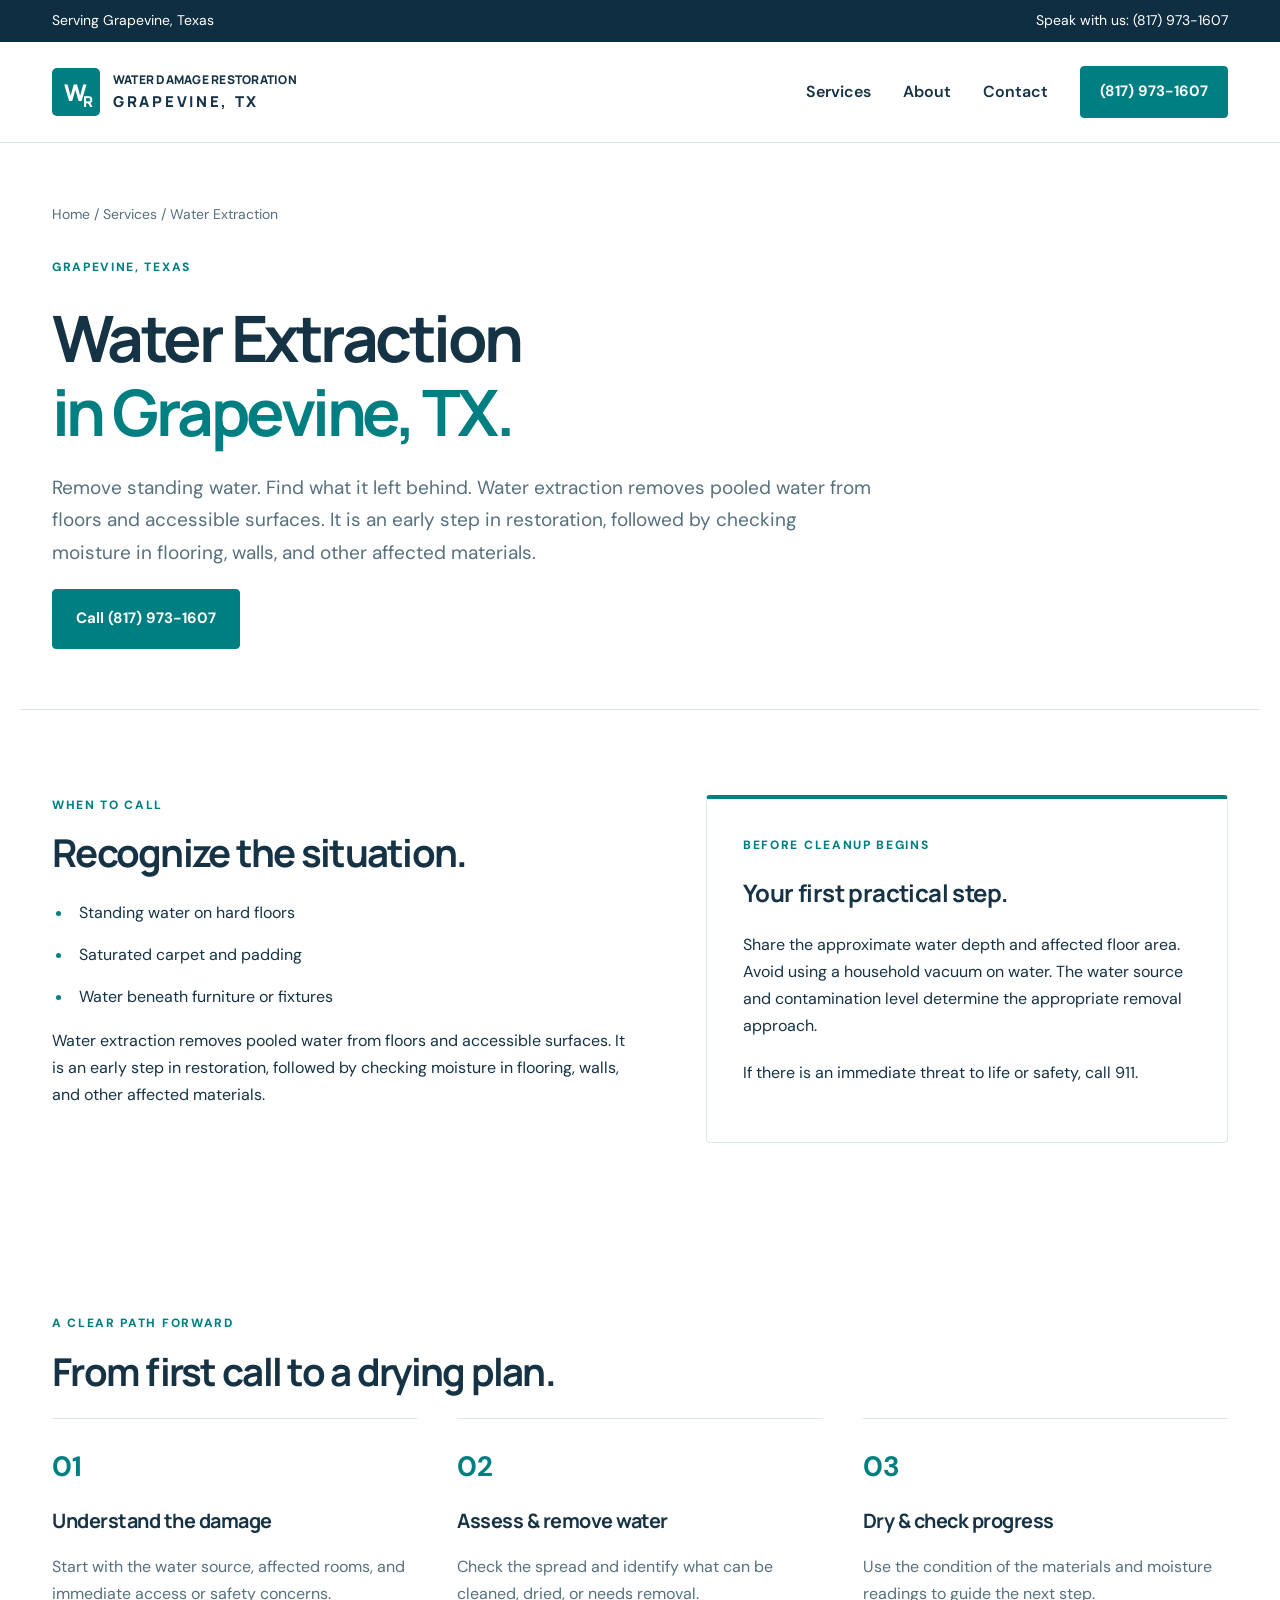
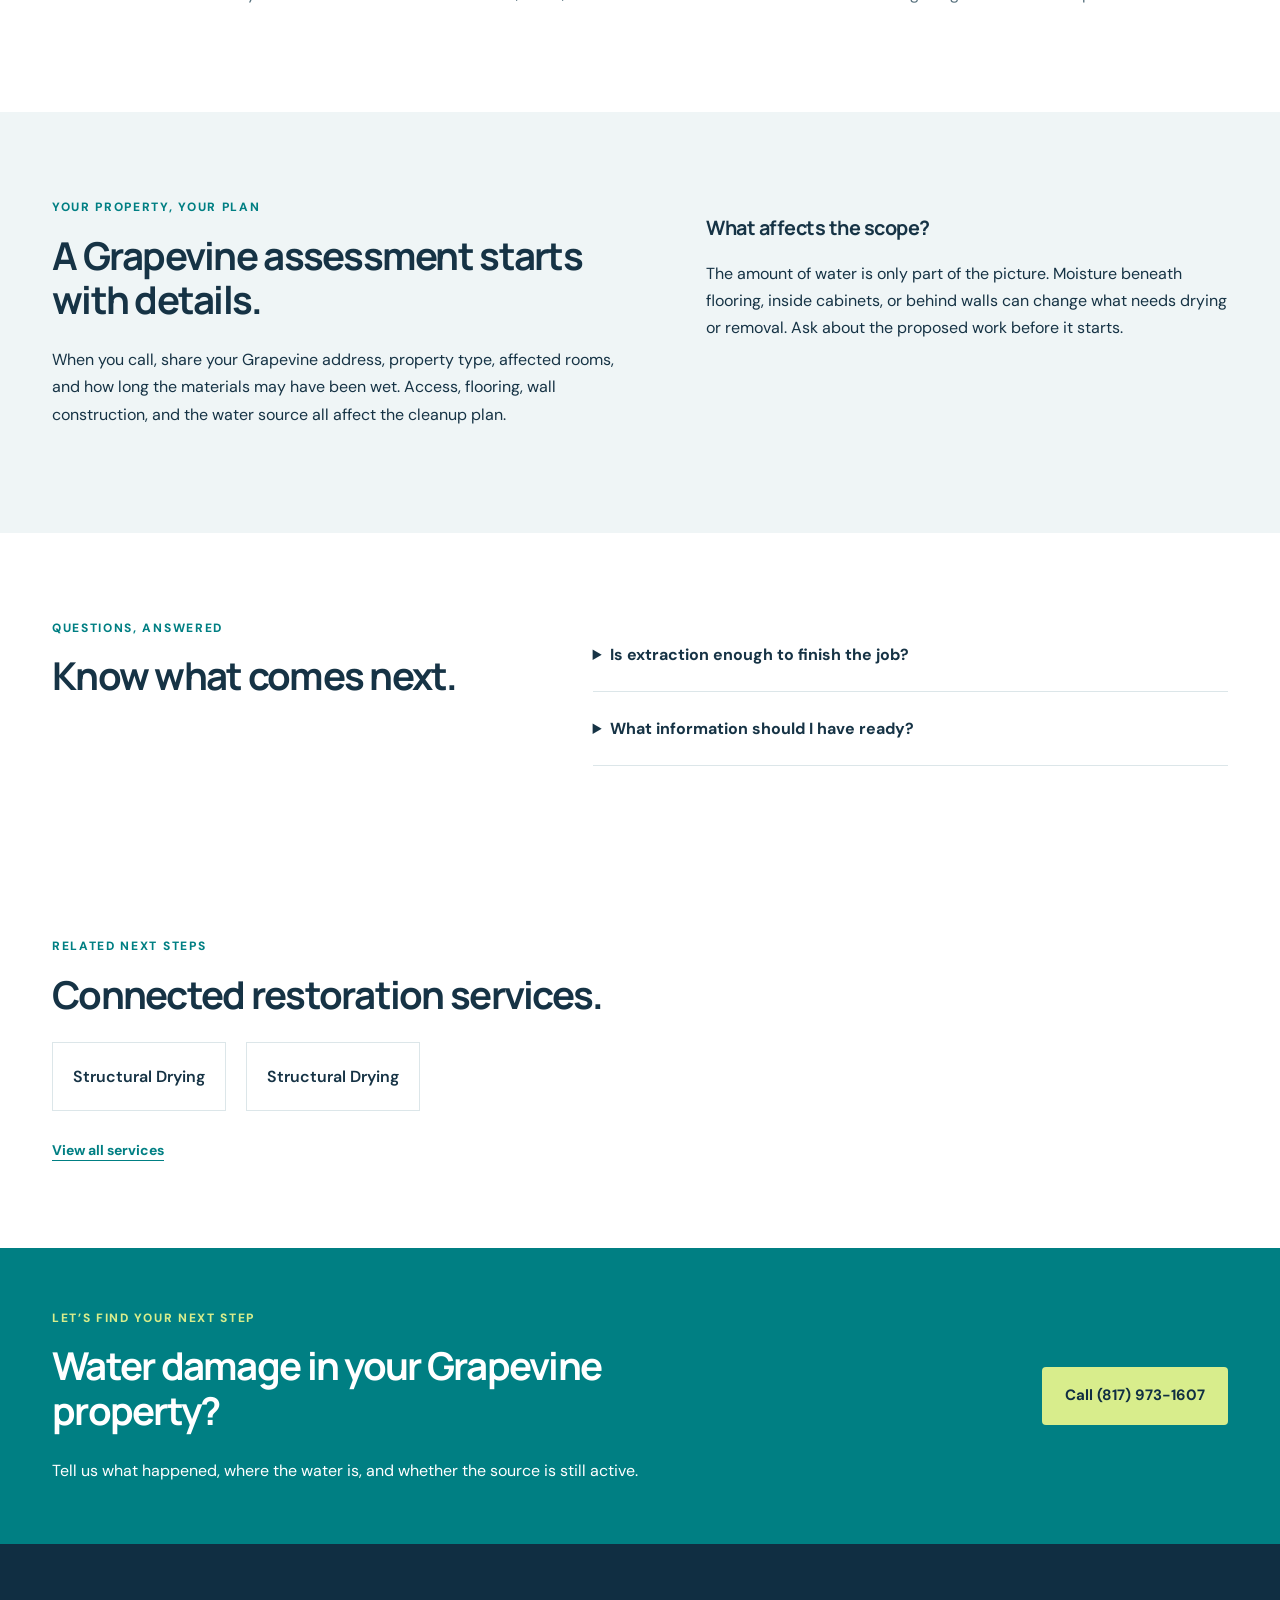
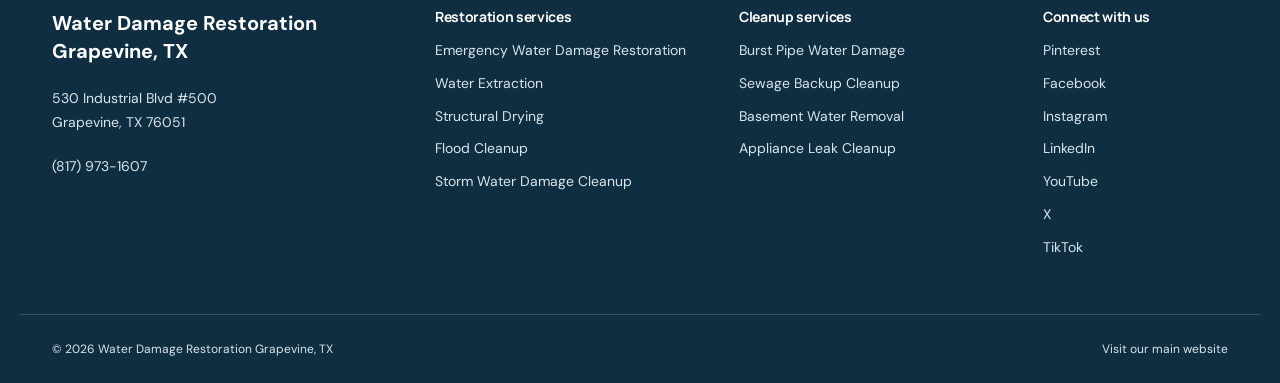
<file: services/water-extraction/index.html>
<!doctype html><html lang="en"><head><meta charset="utf-8"><meta name="viewport" content="width=device-width,initial-scale=1"><title>Water Extraction in Grapevine, TX</title><meta name="description" content="Water Extraction for Grapevine properties. Understand cleanup, drying, and what to do first. Call (817) 973-1607."><link rel="canonical" href="https://grapevine-water-restoration.safe-alder-9807.chatgpt.site/services/water-extraction/"><meta property="og:title" content="Water Extraction in Grapevine, TX"><meta property="og:description" content="Water Extraction for Grapevine properties. Understand cleanup, drying, and what to do first. Call (817) 973-1607."><meta property="og:url" content="https://grapevine-water-restoration.safe-alder-9807.chatgpt.site/services/water-extraction/"><meta property="og:type" content="website"><meta name="theme-color" content="#102e42"><link rel="icon" href="../../favicon.svg" type="image/svg+xml"><link rel="stylesheet" href="../../assets/style.css"><script type="application/ld+json">[{"@context": "https://schema.org", "@type": "LocalBusiness", "@id": "https://grapevine-water-restoration.safe-alder-9807.chatgpt.site/#business", "name": "Water Damage Restoration Grapevine, TX", "url": "https://grapevine-water-restoration.safe-alder-9807.chatgpt.site/", "telephone": "+18179731607", "address": {"@type": "PostalAddress", "streetAddress": "530 Industrial Blvd #500", "addressLocality": "Grapevine", "addressRegion": "TX", "postalCode": "76051", "addressCountry": "US"}, "areaServed": {"@type": "City", "name": "Grapevine, Texas"}, "sameAs": ["https://www.pinterest.com/waterrestorationgrapevine/", "https://www.facebook.com/waterrestorationgrapevine/", "https://www.instagram.com/waterrestorationgrapevine/", "https://www.linkedin.com/in/waterrestorationgrapevine/", "https://www.youtube.com/@waterrestorationgrapevine", "https://x.com/wdrgrapevine", "https://www.tiktok.com/@wdrgrapevine", "https://waterdamagerestorationgrapevine.com/"]}, {"@context": "https://schema.org", "@type": "Service", "name": "Water Extraction", "serviceType": "Water Extraction", "areaServed": "Grapevine, TX", "provider": {"@id": "https://grapevine-water-restoration.safe-alder-9807.chatgpt.site/#business"}, "url": "https://grapevine-water-restoration.safe-alder-9807.chatgpt.site/services/water-extraction/"}, {"@context": "https://schema.org", "@type": "BreadcrumbList", "itemListElement": [{"@type": "ListItem", "position": 1, "name": "Home", "item": "https://grapevine-water-restoration.safe-alder-9807.chatgpt.site/"}, {"@type": "ListItem", "position": 2, "name": "Services", "item": "https://grapevine-water-restoration.safe-alder-9807.chatgpt.site/services/"}, {"@type": "ListItem", "position": 3, "name": "Water Extraction", "item": "https://grapevine-water-restoration.safe-alder-9807.chatgpt.site/services/water-extraction/"}]}]</script><script src="../../assets/site.js" defer></script></head><body><a class="skip" href="#main">Skip to content</a><div class="topbar"><div class="wrap">Serving Grapevine, Texas <a href="tel:+18179731607">Speak with us: (817) 973-1607</a></div></div><header><div class="wrap nav"><a class="brand" href="../../index.html" aria-label="Water Damage Restoration Grapevine home"><span class="brand-mark">W<span>R</span></span><span>WATER DAMAGE RESTORATION<small>GRAPEVINE, TX</small></span></a><button class="menu-toggle" aria-expanded="false" aria-controls="navigation">Menu</button><nav id="navigation"><a href="../index.html">Services</a><a href="../../about/index.html">About</a><a href="../../contact/index.html">Contact</a><a class="button small" href="tel:+18179731607">(817) 973-1607</a></nav></div></header><main id="main"><section class="page-hero wrap"><div class="breadcrumb"><a href="../../index.html">Home</a> / <a href="../index.html">Services</a> / Water Extraction</div><span class="eyebrow">GRAPEVINE, TEXAS</span><h1>Water Extraction<br><em>in Grapevine, TX.</em></h1><p>Remove standing water. Find what it left behind. Water extraction removes pooled water from floors and accessible surfaces. It is an early step in restoration, followed by checking moisture in flooring, walls, and other affected materials.</p><a class="button" href="tel:+18179731607">Call (817) 973-1607</a></section><section class="section wrap split"><div><span class="eyebrow">WHEN TO CALL</span><h2>Recognize the situation.</h2><ul class="check-list"><li>Standing water on hard floors</li><li>Saturated carpet and padding</li><li>Water beneath furniture or fixtures</li></ul><p>Water extraction removes pooled water from floors and accessible surfaces. It is an early step in restoration, followed by checking moisture in flooring, walls, and other affected materials.</p></div><aside class="resource"><span class="eyebrow">BEFORE CLEANUP BEGINS</span><h3>Your first practical step.</h3><p>Share the approximate water depth and affected floor area. Avoid using a household vacuum on water. The water source and contamination level determine the appropriate removal approach.</p><p>If there is an immediate threat to life or safety, call 911.</p></aside></section><section class="section wrap"><div class="section-heading"><span class="eyebrow">A CLEAR PATH FORWARD</span><h2>From first call to a drying plan.</h2></div><div class="process"><article><span class="step">01</span><h3>Understand the damage</h3><p>Start with the water source, affected rooms, and immediate access or safety concerns.</p></article><article><span class="step">02</span><h3>Assess & remove water</h3><p>Check the spread and identify what can be cleaned, dried, or needs removal.</p></article><article><span class="step">03</span><h3>Dry & check progress</h3><p>Use the condition of the materials and moisture readings to guide the next step.</p></article></div></section><section class="section local-section"><div class="wrap split"><div><span class="eyebrow">YOUR PROPERTY, YOUR PLAN</span><h2>A Grapevine assessment starts with details.</h2><p>When you call, share your Grapevine address, property type, affected rooms, and how long the materials may have been wet. Access, flooring, wall construction, and the water source all affect the cleanup plan.</p></div><div><h3>What affects the scope?</h3><p>The amount of water is only part of the picture. Moisture beneath flooring, inside cabinets, or behind walls can change what needs drying or removal. Ask about the proposed work before it starts.</p></div></div></section><section class="section wrap faq"><div><span class="eyebrow">QUESTIONS, ANSWERED</span><h2>Know what comes next.</h2></div><div><details><summary>Is extraction enough to finish the job?</summary><p>Usually, removing visible water is only the first step. Materials can remain wet beneath the surface and may need controlled drying or removal.</p></details><details><summary>What information should I have ready?</summary><p>Your address, water source if known, the affected rooms, and any access or electrical concerns. Photos can help explain the situation, but a full scope may need an on-site assessment.</p></details></div></section><section class="section wrap"><span class="eyebrow">RELATED NEXT STEPS</span><h2>Connected restoration services.</h2><div class="related"><a href="../structural-drying/index.html">Structural Drying</a><a href="../structural-drying/index.html">Structural Drying</a></div><a class="text-link" href="../index.html">View all services</a></section><section class="cta"><div class="wrap"><div><span class="eyebrow">LET’S FIND YOUR NEXT STEP</span><h2>Water damage in your Grapevine property?</h2><p>Tell us what happened, where the water is, and whether the source is still active.</p></div><a class="button" href="tel:+18179731607">Call (817) 973-1607</a></div></section></main><footer><div class="wrap footer-grid"><div><a class="footer-brand" href="../../index.html">Water Damage Restoration<br>Grapevine, TX</a><p>530 Industrial Blvd #500<br>Grapevine, TX 76051</p><a href="tel:+18179731607">(817) 973-1607</a></div><div><h3>Restoration services</h3><a href="../emergency-water-damage-restoration/index.html">Emergency Water Damage Restoration</a><a href="index.html">Water Extraction</a><a href="../structural-drying/index.html">Structural Drying</a><a href="../flood-cleanup/index.html">Flood Cleanup</a><a href="../storm-water-damage-cleanup/index.html">Storm Water Damage Cleanup</a></div><div><h3>Cleanup services</h3><a href="../burst-pipe-water-damage/index.html">Burst Pipe Water Damage</a><a href="../sewage-backup-cleanup/index.html">Sewage Backup Cleanup</a><a href="../basement-water-removal/index.html">Basement Water Removal</a><a href="../appliance-leak-cleanup/index.html">Appliance Leak Cleanup</a></div><div><h3>Connect with us</h3><a href="https://www.pinterest.com/waterrestorationgrapevine/" target="_blank" rel="noopener noreferrer">Pinterest</a><a href="https://www.facebook.com/waterrestorationgrapevine/" target="_blank" rel="noopener noreferrer">Facebook</a><a href="https://www.instagram.com/waterrestorationgrapevine/" target="_blank" rel="noopener noreferrer">Instagram</a><a href="https://www.linkedin.com/in/waterrestorationgrapevine/" target="_blank" rel="noopener noreferrer">LinkedIn</a><a href="https://www.youtube.com/@waterrestorationgrapevine" target="_blank" rel="noopener noreferrer">YouTube</a><a href="https://x.com/wdrgrapevine" target="_blank" rel="noopener noreferrer">X</a><a href="https://www.tiktok.com/@wdrgrapevine" target="_blank" rel="noopener noreferrer">TikTok</a></div></div><div class="wrap footer-bottom"><span>© 2026 Water Damage Restoration Grapevine, TX</span><a href="https://waterdamagerestorationgrapevine.com/">Visit our main website</a></div></footer><a class="mobile-call" href="tel:+18179731607">Call (817) 973-1607</a></body></html>
</file>
<file: assets/style.css>
@import url('https://fonts.googleapis.com/css2?family=DM+Sans:wght@400;500;600;700&family=Manrope:wght@400;500;600;700;800&display=swap');:root{--navy:#102e42;--teal:#007f83;--lime:#d8ed8c;--ink:#163345;--muted:#56707d;--line:#dce6e9;--pale:#eff5f6}*{box-sizing:border-box}html{scroll-behavior:smooth}body{margin:0;color:var(--ink);font:16px/1.7 'DM Sans',sans-serif}h1,h2,h3,.brand{font-family:Manrope,sans-serif;line-height:1.15}h1{font-size:clamp(2.7rem,5vw,4.6rem);letter-spacing:-.055em;margin:24px 0}h2{font-size:clamp(2rem,3vw,2.9rem);letter-spacing:-.045em;margin:16px 0 24px}h3{font-size:1.24rem;letter-spacing:-.025em}p{margin:0 0 20px}a{color:inherit;text-decoration:none}a:hover{color:var(--teal)}a:focus-visible,button:focus-visible,summary:focus-visible{outline:3px solid #008f94;outline-offset:5px}.wrap{max-width:1240px;margin:auto;padding-left:32px;padding-right:32px}.topbar{background:var(--navy);color:white;font-size:14px}.topbar .wrap{display:flex;justify-content:space-between;padding-top:9px;padding-bottom:9px}.nav{display:flex;justify-content:space-between;align-items:center;min-height:100px}.brand{display:flex;align-items:center;gap:13px;font-size:12px;font-weight:800;letter-spacing:.02em}.brand small{display:block;font-size:15px;letter-spacing:.18em;margin-top:6px}.brand-mark{display:grid;place-items:center;background:var(--teal);color:white;width:48px;height:48px;border-radius:5px;font-size:23px;position:relative}.brand-mark span{font-size:15px;position:absolute;bottom:6px;right:7px}nav{display:flex;gap:32px;align-items:center;font-weight:600}header{border-bottom:1px solid var(--line);background:white}.button{display:inline-flex;align-items:center;justify-content:center;background:var(--teal);color:white!important;padding:16px 23px;border:1px solid var(--teal);border-radius:4px;font-weight:700;font-size:15px}.button:hover{background:#00666a}.button.small{padding:12px 19px}.button.outline{background:transparent;color:var(--ink)!important;border-color:#bdcdd2}.eyebrow{font-size:12px;font-weight:800;letter-spacing:.14em;display:block;color:var(--teal)}.hero{background:var(--pale);padding:56px 0 60px}.hero-grid{display:grid;grid-template-columns:1.1fr 1fr;gap:65px;align-items:center}.hero-copy p{font-size:18px;max-width:560px;color:var(--muted)}em{font-style:normal;color:var(--teal)}.actions{display:flex;gap:12px;margin:28px 0 22px}.main-site{font-size:14px;text-decoration:underline;text-underline-offset:5px}.hero-image{height:510px;position:relative;border-radius:5px;overflow:hidden;background:#c9dce0}.hero-image img{width:100%;height:100%;object-fit:cover}.image-caption{position:absolute;bottom:22px;left:22px;right:22px;padding:20px;background:var(--navy);color:white;border-left:4px solid var(--lime)}.image-caption span{font-size:12px;font-weight:800;letter-spacing:.16em;color:var(--lime)}.image-caption p{margin:8px 0 0;font-size:16px}.service-strip{background:var(--navy);color:white}.service-strip .wrap{display:flex;justify-content:space-between;padding-top:22px;padding-bottom:22px;font-weight:600;font-size:14px}.section{padding-top:85px;padding-bottom:85px}.horizontal{display:flex;justify-content:space-between;align-items:center;gap:60px}.horizontal p{max-width:380px;color:var(--muted)}.service-grid{display:grid;grid-template-columns:repeat(3,1fr);gap:18px}.service-card{padding:28px;border:1px solid var(--line);border-radius:5px;transition:background .2s,border-color .2s}.service-card:hover{background:var(--pale);border-color:var(--teal)}.card-num{display:block;font-size:13px;font-weight:700;color:var(--teal)}.service-card h3{margin-top:22px;max-width:250px}.service-card p{color:var(--muted);font-size:15px;min-height:50px}.text-link{font-weight:700;color:var(--teal);font-size:14px;text-decoration:underline;text-underline-offset:5px}.process{display:grid;grid-template-columns:repeat(3,1fr);gap:40px}.step{display:block;border-top:1px solid var(--line);padding-top:24px;color:var(--teal);font-size:28px;font-weight:700}.process p{color:var(--muted)}.split{display:grid;grid-template-columns:1.1fr 1fr;gap:80px}.local-section{background:var(--pale)}.resource{padding:36px;background:white;border:1px solid var(--line);border-top:4px solid var(--teal);border-radius:4px}.resource h3{font-size:1.5rem}.faq{display:grid;grid-template-columns:1fr 1.35fr;gap:70px}details{border-bottom:1px solid var(--line);padding:23px 0}summary{font-weight:700;cursor:pointer;padding-right:20px}details p{margin:16px 0 0;color:var(--muted)}.cta{background:var(--teal);color:white;padding:60px 0}.cta .wrap{display:flex;align-items:center;justify-content:space-between;gap:35px}.cta .eyebrow{color:var(--lime)}.cta h2{max-width:700px}.cta p{margin:0}.cta .button{background:var(--lime);color:var(--navy)!important;white-space:nowrap;border:0}footer{background:var(--navy);color:#d9e5ea;padding:65px 0 24px;font-size:14px}.footer-grid{display:grid;grid-template-columns:1.3fr 1fr 1fr .7fr;gap:40px}.footer-grid a{display:block;margin-bottom:9px}.footer-brand{font-size:20px;font-weight:700;color:white;line-height:1.4}.footer-grid p{margin-top:22px}footer h3{font-size:14px;color:white;margin-top:0}.footer-bottom{display:flex;justify-content:space-between;border-top:1px solid #385466;margin-top:45px;padding-top:24px;font-size:12px}.page-hero{padding-top:60px;padding-bottom:60px;border-bottom:1px solid var(--line)}.page-hero p{max-width:820px;color:var(--muted);font-size:19px}.breadcrumb{font-size:14px;color:var(--muted);margin-bottom:30px}.check-list{padding-left:21px}.check-list li{margin-bottom:15px;padding-left:6px}.check-list li::marker{color:var(--teal)}.related{display:flex;gap:20px;margin:25px 0}.related a{padding:20px;border:1px solid var(--line);font-weight:600}.phone-big{display:block;font:800 clamp(1.8rem,3vw,2.8rem) Manrope;color:var(--teal);margin:20px 0 40px}.muted{font-size:14px;color:var(--muted);margin-top:16px}.menu-toggle,.mobile-call{display:none}.skip{position:absolute;top:-80px;left:10px;background:white;padding:10px;z-index:100}.skip:focus{top:10px}@media(max-width:900px){.nav{min-height:85px}.menu-toggle{display:block;background:white;border:1px solid var(--line);padding:10px;font-size:14px}nav{display:none;position:absolute;top:125px;left:0;right:0;background:white;padding:30px;z-index:20;box-shadow:0 12px 20px #102e4220}nav.open{display:flex;flex-wrap:wrap}.hero-grid{gap:30px}.hero-image{height:440px}.service-grid{grid-template-columns:repeat(2,1fr)}.split{gap:35px}.footer-grid{grid-template-columns:repeat(2,1fr)}.brand{font-size:10px}.brand small{font-size:13px}.faq{gap:35px}}@media(max-width:640px){.wrap{padding-left:22px;padding-right:22px}.topbar .wrap{justify-content:center}.topbar a{display:none}.hero{padding:36px 0}.hero-grid,.split,.faq{grid-template-columns:1fr}.hero-image{height:350px}.hero-copy p{font-size:17px}.hero-grid{gap:30px}.actions{flex-wrap:wrap}.service-strip .wrap{display:grid;grid-template-columns:1fr 1fr;gap:14px;font-size:12px}.section{padding-top:55px;padding-bottom:55px}.horizontal{display:block}.service-grid,.process{grid-template-columns:1fr}.service-card p{min-height:0}.process{gap:15px}.cta .wrap{display:block}.cta .button{margin-top:25px}.footer-grid{grid-template-columns:1fr 1fr;gap:25px}.footer-grid>div:first-child{grid-column:1/-1}.footer-bottom{display:block;padding-bottom:50px}.footer-bottom a{display:block;margin-top:14px}.mobile-call{display:block;position:fixed;bottom:0;left:0;right:0;text-align:center;background:var(--teal);color:white;padding:13px;z-index:30;font-weight:700}.page-hero{padding-top:36px;padding-bottom:40px}.page-hero p{font-size:17px}.related{flex-direction:column}.resource{padding:25px}.brand-mark{width:38px;height:38px}.brand{gap:9px}.brand small{font-size:11px}}
</file>
